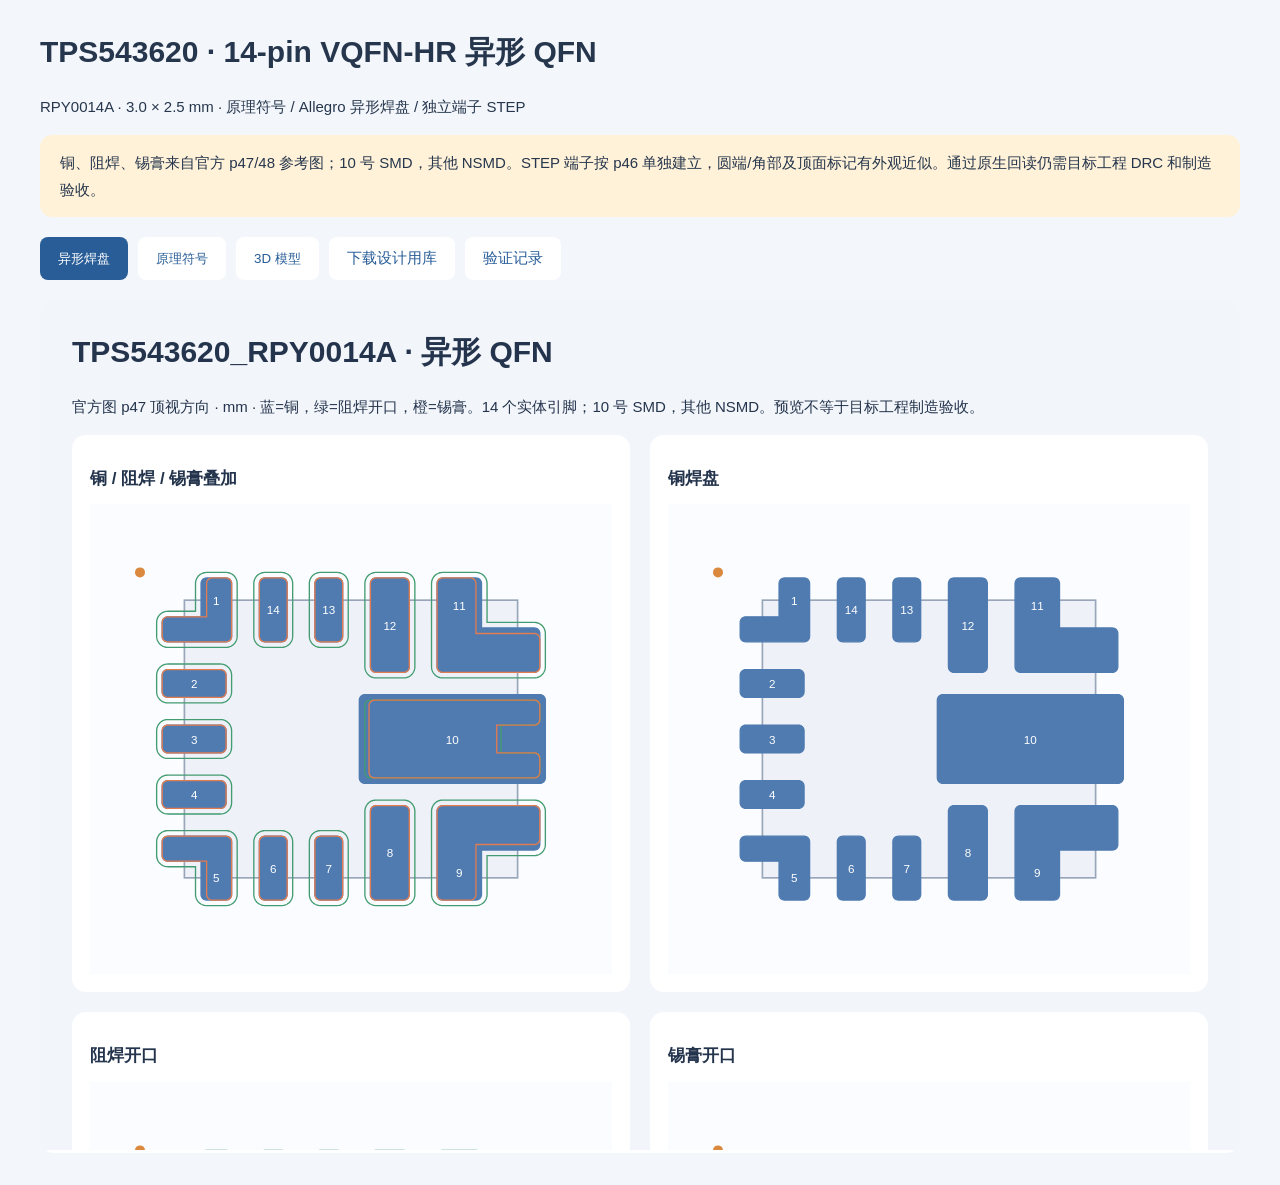
<file: examples/TPS543620-QFN/preview.html>
<!doctype html><meta charset="utf-8"><title>TPS543620 异形 QFN 验证样例</title><style>body{margin:0;background:#f3f6fb;color:#26364c;font:15px "Segoe UI","Microsoft YaHei",sans-serif}main{max-width:1200px;margin:32px auto;padding:0 24px}p{line-height:1.8}.note{background:#fff2d9;padding:14px 20px;border-radius:12px}nav{display:flex;gap:10px;flex-wrap:wrap;margin:20px 0}button,a{background:white;color:#285d98;border:0;border-radius:8px;padding:12px 18px;text-decoration:none;cursor:pointer}button.active{background:#285d98;color:white}.panel{display:none;background:white;border-radius:14px;overflow:hidden}.panel.active{display:block}iframe{width:100%;height:850px;border:0}#model{height:600px}</style><main><h1>TPS543620 · 14-pin VQFN-HR 异形 QFN</h1><p>RPY0014A · 3.0 × 2.5 mm · 原理符号 / Allegro 异形焊盘 / 独立端子 STEP</p><p class="note">铜、阻焊、锡膏来自官方 p47/48 参考图；10 号 SMD，其他 NSMD。STEP 端子按 p46 单独建立，圆端/角部及顶面标记有外观近似。通过原生回读仍需目标工程 DRC 和制造验收。</p><nav><button class="active" onclick="show('pcb',this)">异形焊盘</button><button onclick="show('symbol',this)">原理符号</button><button onclick="show('three',this)">3D 模型</button><a href="TPS543620-QFN-review-design.zip">下载设计用库</a><a href="验收报告.md">验证记录</a></nav><section class="panel active" id="pcb"><iframe src="TPS543620_RPY0014A_preview.html"></iframe></section><section class="panel" id="symbol"><iframe src="symbol-preview.svg"></iframe></section><section class="panel" id="three"><div id="model"></div><p style="padding:0 20px">PCB 焊盘与器件金属端子分别按官方图建立；共用本体原点和引脚映射。当前 STEP 为装配外观模型，未还原内部引线框架。</p></section></main><script>let drawn=false;function show(id,b){document.querySelectorAll('.panel').forEach(e=>e.classList.toggle('active',e.id===id));document.querySelectorAll('nav button').forEach(e=>e.classList.toggle('active',e===b));if(id==='three'&&!drawn){drawModel3D(document.getElementById('model'),MESH);drawn=true;}}</script><script>const MESH={"kind": "polygon_smd", "bounds": [-1.5, -1.25, 0.0, 1.5, 1.25, 0.9], "meshes": [{"name": "BODY", "color": [0.14, 0.15, 0.18], "opacity": 1, "vertices": [[-1.5, 1.25, 0.1], [-1.5, 0.875, 0.1], [-1.5, 1.25, 0.9], [-1.5, -1.25, 0.9], [-1.5, -1.25, 0.025], [-1.5, -1.1, 0.025], [-1.5, -1.1, 0.1], [-1.5, -0.875, 0.1], [-1.5, -0.875, 0.025], [-1.5, -0.625, 0.025], [-1.5, -0.625, 0.1], [-1.5, -0.375, 0.1], [-1.5, -0.375, 0.025], [-1.5, -0.125, 0.025], [-1.5, -0.125, 0.1], [-1.5, 0.125, 0.1], [-1.5, 0.125, 0.025], [-1.5, 0.375, 0.025], [-1.5, 0.375, 0.1], [-1.5, 0.625, 0.1], [-1.5, 0.625, 0.025], [-1.5, 0.875, 0.025], [-1.5, 0.875, 0.1], [-1.225, 0.875, 0.1], [-1.075, 1.025, 0.1], [-1.075, 1.25, 0.1], [-1.5, 1.25, 0.1], [-1.225, 0.875, 0.025], [-1.5, 0.875, 0.025], [-1.5, 0.875, 0.1], [-1.225, 0.875, 0.1], [-1.5, -0.875, 0.025], [-1.5, -0.625, 0.025], [-1.075, -0.875, 0.025], [-1.075, -1.25, 0.025], [-0.825, -1.25, 0.025], [-0.825, -0.875, 0.025], [-0.575, -0.875, 0.025], [-0.575, -1.25, 0.025], [-0.32499999999999996, -1.25, 0.025], [-0.325, -0.875, 0.025], [-0.075, -0.875, 0.025], [-0.07499999999999998, -1.25, 0.025], [0.17500000000000002, -1.25, 0.025], [0.175, -0.6, 0.025], [0.525, -0.6, 0.025], [0.5249999999999999, -1.25, 0.025], [0.7749999999999999, -1.25, 0.025], [0.775, -0.6, 0.025], [1.5, -0.6, 0.025], [1.5, -0.35, 0.025], [0.125, -0.35, 0.025], [0.125, 0.35, 0.025], [1.5, 0.35000000000000003, 0.025], [1.5, 0.6000000000000001, 0.025], [0.775, 0.6, 0.025], [0.7749999999999999, 1.25, 0.025], [0.5249999999999999, 1.25, 0.025], [0.525, 0.6, 0.025], [0.175, 0.6, 0.025], [0.17500000000000002, 1.25, 0.025], [-0.07499999999999998, 1.25, 0.025], [-0.075, 0.875, 0.025], [-0.325, 0.875, 0.025], [-0.32499999999999996, 1.25, 0.025], [-0.575, 1.25, 0.025], [-0.575, 0.875, 0.025], [-0.825, 0.875, 0.025], [-0.825, 1.25, 0.025], [-1.075, 1.25, 0.025], [-1.075, 1.025, 0.025], [-1.225, 0.875, 0.025], [-1.5, 0.875, 0.025], [-1.5, 0.625, 0.025], [-1.125, 0.625, 0.025], [-1.125, 0.375, 0.025], [-1.5, 0.375, 0.025], [-1.5, 0.125, 0.025], [-1.125, 0.125, 0.025], [-1.125, -0.125, 0.025], [-1.5, -0.125, 0.025], [-1.5, -0.375, 0.025], [-1.125, -0.375, 0.025], [-1.125, -0.625, 0.025], [-1.5, 0.625, 0.025], [-1.125, 0.625, 0.025], [-1.125, 0.625, 0.1], [-1.5, 0.625, 0.1], [-1.125, 0.375, 0.1], [-1.125, 0.625, 0.1], [-1.5, 0.625, 0.1], [-1.5, 0.375, 0.1], [-1.125, 0.375, 0.025], [-1.5, 0.375, 0.025], [-1.5, 0.375, 0.1], [-1.125, 0.375, 0.1], [-1.5, 0.125, 0.025], [-1.125, 0.125, 0.025], [-1.125, 0.125, 0.1], [-1.5, 0.125, 0.1], [-1.125, -0.125, 0.1], [-1.125, 0.125, 0.1], [-1.5, 0.125, 0.1], [-1.5, -0.125, 0.1], [-1.125, -0.125, 0.025], [-1.5, -0.125, 0.025], [-1.5, -0.125, 0.1], [-1.125, -0.125, 0.1], [-1.5, -0.375, 0.025], [-1.125, -0.375, 0.025], [-1.125, -0.375, 0.1], [-1.5, -0.375, 0.1], [-1.125, -0.625, 0.1], [-1.125, -0.375, 0.1], [-1.5, -0.375, 0.1], [-1.5, -0.625, 0.1], [-1.125, -0.625, 0.025], [-1.5, -0.625, 0.025], [-1.5, -0.625, 0.1], [-1.125, -0.625, 0.1], [-1.5, -0.875, 0.025], [-1.075, -0.875, 0.025], [-1.075, -0.875, 0.1], [-1.5, -0.875, 0.1], [-1.5, -1.1, 0.1], [-1.35, -1.1, 0.1], [-1.35, -1.25, 0.1], [-1.075, -1.25, 0.1], [-1.075, -0.875, 0.1], [-1.5, -0.875, 0.1], [-1.35, -1.1, 0.025], [-1.5, -1.1, 0.025], [-1.5, -1.1, 0.1], [-1.35, -1.1, 0.1], [-1.5, -1.25, 0.025], [-1.5, -1.1, 0.025], [-1.35, -1.25, 0.025], [-1.35, -1.1, 0.025], [-1.5, -1.25, 0.025], [-1.35, -1.25, 0.025], [-1.5, -1.25, 0.9], [1.5, -1.25, 0.9], [1.5, -1.25, 0.025], [1.1749999999999998, -1.25, 0.025], [1.175, -1.25, 0.1], [0.775, -1.25, 0.1], [0.7749999999999999, -1.25, 0.025], [0.5249999999999999, -1.25, 0.025], [0.525, -1.25, 0.1], [0.175, -1.25, 0.1], [0.17500000000000002, -1.25, 0.025], [-0.07499999999999998, -1.25, 0.025], [-0.075, -1.25, 0.1], [-0.325, -1.25, 0.1], [-0.32499999999999996, -1.25, 0.025], [-0.575, -1.25, 0.025], [-0.575, -1.25, 0.1], [-0.825, -1.25, 0.1], [-0.825, -1.25, 0.025], [-1.075, -1.25, 0.025], [-1.075, -1.25, 0.1], [-1.35, -1.25, 0.1], [-1.5, -1.25, 0.9], [-1.5, 1.25, 0.9], [1.5, -1.25, 0.9], [1.5, 1.25, 0.9], [-1.235, 1.05, 0.9], [-1.235322999601249, 1.056471910028728, 0.9], [-1.2362887882898448, 1.0628794993079609, 0.9], [-1.2378877676239008, 1.0691590863367089, 0.9], [-1.2401040462284236, 1.0752482617578552, 0.9], [-1.2429155977309352, 1.0810865086103858, 0.9], [-1.2462944796694604, 1.0866158037741356, 0.9], [-1.2502071111972666, 1.0917811946296252, 0.9], [-1.2546146068244053, 1.0965313452018817, 0.9], [-1.2594731628791824, 1.100819046360422, 0.9], [-1.2647344928487256, 1.1046016850048002, 0.9], [-1.2703463072720445, 1.1078416675727456, 0.9], [-1.2762528334161845, 1.1105067936618733, 0.9], [-1.2823953695707047, 1.1125705760517508, 0.9], [-1.2887128684516496, 1.1140125039457935, 0.9], [-1.2951425439168824, 1.1148182468167767, 0.9], [-1.3016204949629748, 1.114979796830053, 0.9], [-1.3080823408020865, 1.1144955484290113, 0.9], [-1.3144638607071604, 1.1133703142918185, 0.9], [-1.3207016322663594, 1.1116152775008636, 0.9], [-1.3267336617034897, 1.1092478804002588, 0.9], [-1.3325, 1.1062916512459886, 0.9], [-1.3379433386952613, 1.1027759703715307, 0.9], [-1.343009579443796, 1.0987357781929028, 0.9], [-1.3476483716689387, 1.09421122795511, 0.9], [-1.35181361296949, 1.0892472866711562, 0.9], [-1.3554639073060901, 1.0838932882196675, 0.9], [-1.3585629764136573, 1.0782024430426413, 0.9], [-1.361080020351084, 1.0722313093161686, 0.9], [-1.3629900236048902, 1.0660392308498692, 0.9], [-1.3642740037046335, 1.0596877473014514, 0.9], [-1.36491919987923, 1.0532399825679455, 0.9], [-1.36491919987923, 1.0467600174320548, 0.9], [-1.3642740037046335, 1.0403122526985489, 0.9], [-1.3629900236048902, 1.0339607691501311, 0.9], [-1.3610800203510842, 1.0277686906838317, 0.9], [-1.3585629764136573, 1.0217975569573587, 0.9], [-1.3554639073060901, 1.0161067117803328, 0.9], [-1.35181361296949, 1.010752713328844, 0.9], [-1.347648371668939, 1.0057887720448904, 0.9], [-1.343009579443796, 1.0012642218070973, 0.9], [-1.3379433386952615, 0.9972240296284695, 0.9], [-1.3325, 0.9937083487540116, 0.9], [-1.32673366170349, 0.9907521195997413, 0.9], [-1.3207016322663596, 0.9883847224991364, 0.9], [-1.3144638607071606, 0.9866296857081815, 0.9], [-1.3080823408020865, 0.9855044515709889, 0.9], [-1.3016204949629748, 0.985020203169947, 0.9], [-1.2951425439168824, 0.9851817531832233, 0.9], [-1.2887128684516496, 0.9859874960542065, 0.9], [-1.2823953695707047, 0.9874294239482493, 0.9], [-1.2762528334161842, 0.9894932063381268, 0.9], [-1.2703463072720442, 0.9921583324272547, 0.9], [-1.2647344928487256, 0.9953983149952, 0.9], [-1.2594731628791822, 0.9991809536395783, 0.9], [-1.254614606824405, 1.0034686547981184, 0.9], [-1.2502071111972664, 1.0082188053703751, 0.9], [-1.2462944796694602, 1.013384196225865, 0.9], [-1.242915597730935, 1.0189134913896147, 0.9], [-1.2401040462284234, 1.0247517382421452, 0.9], [-1.2378877676239008, 1.0308409136632917, 0.9], [-1.2362887882898446, 1.0371205006920396, 0.9], [-1.235322999601249, 1.0435280899712724, 0.9], [-1.075, 1.25, 0.025], [-0.825, 1.25, 0.025], [-1.075, 1.25, 0.1], [-1.5, 1.25, 0.1], [-1.5, 1.25, 0.9], [1.5, 1.25, 0.9], [1.5, 1.25, 0.025], [1.1749999999999998, 1.25, 0.025], [1.175, 1.25, 0.1], [0.775, 1.25, 0.1], [0.7749999999999999, 1.25, 0.025], [0.5249999999999999, 1.25, 0.025], [0.525, 1.25, 0.1], [0.175, 1.25, 0.1], [0.17500000000000002, 1.25, 0.025], [-0.07499999999999998, 1.25, 0.025], [-0.075, 1.25, 0.1], [-0.325, 1.25, 0.1], [-0.32499999999999996, 1.25, 0.025], [-0.575, 1.25, 0.025], [-0.575, 1.25, 0.1], [-0.825, 1.25, 0.1], [-1.075, 1.025, 0.025], [-1.225, 0.875, 0.025], [-1.225, 0.875, 0.1], [-1.075, 1.025, 0.1], [-1.075, 1.25, 0.025], [-1.075, 1.025, 0.025], [-1.075, 1.025, 0.1], [-1.075, 1.25, 0.1], [-1.125, -0.375, 0.025], [-1.125, -0.625, 0.025], [-1.125, -0.625, 0.1], [-1.125, -0.375, 0.1], [-1.125, 0.125, 0.025], [-1.125, -0.125, 0.025], [-1.125, -0.125, 0.1], [-1.125, 0.125, 0.1], [-1.125, 0.625, 0.025], [-1.125, 0.375, 0.025], [-1.125, 0.375, 0.1], [-1.125, 0.625, 0.1], [-0.825, 0.875, 0.025], [-0.825, 1.25, 0.025], [-0.825, 1.25, 0.1], [-0.825, 0.875, 0.1], [-0.575, 0.875, 0.025], [-0.825, 0.875, 0.025], [-0.825, 0.875, 0.1], [-0.575, 0.875, 0.1], [-0.575, 1.25, 0.025], [-0.575, 0.875, 0.025], [-0.575, 0.875, 0.1], [-0.575, 1.25, 0.1], [-0.325, 0.875, 0.025], [-0.32499999999999996, 1.25, 0.025], [-0.325, 1.25, 0.1], [-0.325, 0.875, 0.1], [-0.075, 0.875, 0.025], [-0.325, 0.875, 0.025], [-0.325, 0.875, 0.1], [-0.075, 0.875, 0.1], [-0.07499999999999998, 1.25, 0.025], [-0.075, 0.875, 0.025], [-0.075, 0.875, 0.1], [-0.075, 1.25, 0.1], [0.17500000000000002, 1.25, 0.025], [0.175, 0.6, 0.025], [0.175, 0.6, 0.1], [0.175, 1.25, 0.1], [0.175, 0.6, 0.025], [0.525, 0.6, 0.025], [0.525, 0.6, 0.1], [0.175, 0.6, 0.1], [0.525, 0.6, 0.025], [0.5249999999999999, 1.25, 0.025], [0.525, 1.25, 0.1], [0.525, 0.6, 0.1], [0.7749999999999999, 1.25, 0.025], [0.775, 0.6, 0.025], [0.775, 0.6, 0.1], [0.775, 1.25, 0.1], [0.775, 0.6, 0.025], [1.5, 0.6000000000000001, 0.025], [1.5, 0.6, 0.1], [0.775, 0.6, 0.1], [1.5, 1.25, 0.025], [1.5, 1.25, 0.9], [1.5, -1.25, 0.9], [1.5, -1.25, 0.025], [1.5, -1.0, 0.025], [1.5, -1.0, 0.1], [1.5, -0.6, 0.1], [1.5, -0.6, 0.025], [1.5, -0.35, 0.025], [1.5, -0.35, 0.1], [1.5, -0.125, 0.1], [1.5, -0.125, 0.025], [1.5, 0.125, 0.025], [1.5, 0.125, 0.1], [1.5, 0.35, 0.1], [1.5, 0.35000000000000003, 0.025], [1.5, 0.6000000000000001, 0.025], [1.5, 0.6, 0.1], [1.5, 1.0, 0.1], [1.5, 1.0, 0.025], [0.125, 0.35, 0.025], [1.5, 0.35000000000000003, 0.025], [1.5, 0.35, 0.1], [0.125, 0.35, 0.1], [0.125, -0.35, 0.025], [0.125, 0.35, 0.025], [0.125, 0.35, 0.1], [0.125, -0.35, 0.1], [1.5, -0.35, 0.025], [0.125, -0.35, 0.025], [0.125, -0.35, 0.1], [1.5, -0.35, 0.1], [0.775, -0.6, 0.025], [1.5, -0.6, 0.025], [1.5, -0.6, 0.1], [0.775, -0.6, 0.1], [0.7749999999999999, -1.25, 0.025], [0.775, -0.6, 0.025], [0.775, -0.6, 0.1], [0.775, -1.25, 0.1], [0.525, -0.6, 0.025], [0.5249999999999999, -1.25, 0.025], [0.525, -1.25, 0.1], [0.525, -0.6, 0.1], [0.175, -0.6, 0.025], [0.525, -0.6, 0.025], [0.525, -0.6, 0.1], [0.175, -0.6, 0.1], [0.17500000000000002, -1.25, 0.025], [0.175, -0.6, 0.025], [0.175, -0.6, 0.1], [0.175, -1.25, 0.1], [-0.075, -0.875, 0.025], [-0.07499999999999998, -1.25, 0.025], [-0.075, -1.25, 0.1], [-0.075, -0.875, 0.1], [-0.325, -0.875, 0.025], [-0.075, -0.875, 0.025], [-0.075, -0.875, 0.1], [-0.325, -0.875, 0.1], [-0.32499999999999996, -1.25, 0.025], [-0.325, -0.875, 0.025], [-0.325, -0.875, 0.1], [-0.325, -1.25, 0.1], [-0.575, -0.875, 0.025], [-0.575, -1.25, 0.025], [-0.575, -1.25, 0.1], [-0.575, -0.875, 0.1], [-0.825, -0.875, 0.025], [-0.575, -0.875, 0.025], [-0.575, -0.875, 0.1], [-0.825, -0.875, 0.1], [-0.825, -1.25, 0.025], [-0.825, -0.875, 0.025], [-0.825, -0.875, 0.1], [-0.825, -1.25, 0.1], [-1.075, -0.875, 0.025], [-1.075, -1.25, 0.025], [-1.075, -1.25, 0.1], [-1.075, -0.875, 0.1], [-1.35, -1.25, 0.025], [-1.35, -1.1, 0.025], [-1.35, -1.1, 0.1], [-1.35, -1.25, 0.1], [-0.575, -1.25, 0.1], [-0.575, -0.875, 0.1], [-0.825, -0.875, 0.1], [-0.825, -1.25, 0.1], [-0.075, -1.25, 0.1], [-0.075, -0.875, 0.1], [-0.325, -0.875, 0.1], [-0.325, -1.25, 0.1], [0.525, -1.25, 0.1], [0.525, -0.6, 0.1], [0.175, -0.6, 0.1], [0.175, -1.25, 0.1], [0.775, -1.25, 0.1], [1.175, -1.25, 0.1], [1.175, -1.0, 0.1], [1.5, -1.0, 0.1], [1.5, -0.6, 0.1], [0.775, -0.6, 0.1], [1.175, -1.0, 0.025], [1.1749999999999998, -1.25, 0.025], [1.175, -1.25, 0.1], [1.175, -1.0, 0.1], [1.175, -1.0, 0.025], [1.1749999999999998, -1.25, 0.025], [1.5, -1.25, 0.025], [1.5, -1.0, 0.025], [-1.235, 1.05, 0.9], [-1.235322999601249, 1.056471910028728, 0.9], [-1.2362887882898448, 1.0628794993079609, 0.9], [-1.2378877676239008, 1.0691590863367089, 0.9], [-1.2401040462284236, 1.0752482617578552, 0.9], [-1.2429155977309352, 1.0810865086103858, 0.9], [-1.2462944796694604, 1.0866158037741356, 0.9], [-1.2502071111972666, 1.0917811946296252, 0.9], [-1.2546146068244053, 1.0965313452018817, 0.9], [-1.2594731628791824, 1.100819046360422, 0.9], [-1.2647344928487256, 1.1046016850048002, 0.9], [-1.2703463072720445, 1.1078416675727456, 0.9], [-1.2762528334161845, 1.1105067936618733, 0.9], [-1.2823953695707047, 1.1125705760517508, 0.9], [-1.2887128684516496, 1.1140125039457935, 0.9], [-1.2951425439168824, 1.1148182468167767, 0.9], [-1.3016204949629748, 1.114979796830053, 0.9], [-1.3080823408020865, 1.1144955484290113, 0.9], [-1.3144638607071604, 1.1133703142918185, 0.9], [-1.3207016322663594, 1.1116152775008636, 0.9], [-1.3267336617034897, 1.1092478804002588, 0.9], [-1.3325, 1.1062916512459886, 0.9], [-1.3379433386952613, 1.1027759703715307, 0.9], [-1.343009579443796, 1.0987357781929028, 0.9], [-1.3476483716689387, 1.09421122795511, 0.9], [-1.35181361296949, 1.0892472866711562, 0.9], [-1.3554639073060901, 1.0838932882196675, 0.9], [-1.3585629764136573, 1.0782024430426413, 0.9], [-1.361080020351084, 1.0722313093161686, 0.9], [-1.3629900236048902, 1.0660392308498692, 0.9], [-1.3642740037046335, 1.0596877473014514, 0.9], [-1.36491919987923, 1.0532399825679455, 0.9], [-1.36491919987923, 1.0467600174320548, 0.9], [-1.3642740037046335, 1.0403122526985489, 0.9], [-1.3629900236048902, 1.0339607691501311, 0.9], [-1.3610800203510842, 1.0277686906838317, 0.9], [-1.3585629764136573, 1.0217975569573587, 0.9], [-1.3554639073060901, 1.0161067117803328, 0.9], [-1.35181361296949, 1.010752713328844, 0.9], [-1.347648371668939, 1.0057887720448904, 0.9], [-1.343009579443796, 1.0012642218070973, 0.9], [-1.3379433386952615, 0.9972240296284695, 0.9], [-1.3325, 0.9937083487540116, 0.9], [-1.32673366170349, 0.9907521195997413, 0.9], [-1.3207016322663596, 0.9883847224991364, 0.9], [-1.3144638607071606, 0.9866296857081815, 0.9], [-1.3080823408020865, 0.9855044515709889, 0.9], [-1.3016204949629748, 0.985020203169947, 0.9], [-1.2951425439168824, 0.9851817531832233, 0.9], [-1.2887128684516496, 0.9859874960542065, 0.9], [-1.2823953695707047, 0.9874294239482493, 0.9], [-1.2762528334161842, 0.9894932063381268, 0.9], [-1.2703463072720442, 0.9921583324272547, 0.9], [-1.2647344928487256, 0.9953983149952, 0.9], [-1.2594731628791822, 0.9991809536395783, 0.9], [-1.254614606824405, 1.0034686547981184, 0.9], [-1.2502071111972664, 1.0082188053703751, 0.9], [-1.2462944796694602, 1.013384196225865, 0.9], [-1.242915597730935, 1.0189134913896147, 0.9], [-1.2401040462284234, 1.0247517382421452, 0.9], [-1.2378877676239008, 1.0308409136632917, 0.9], [-1.2362887882898446, 1.0371205006920396, 0.9], [-1.235322999601249, 1.0435280899712724, 0.9], [-1.235, 1.05, 0.9], [-1.235, 1.05, 0.898], [-1.235322999601249, 1.056471910028728, 0.898], [-1.2362887882898448, 1.0628794993079609, 0.898], [-1.2378877676239008, 1.0691590863367089, 0.898], [-1.2401040462284236, 1.0752482617578552, 0.898], [-1.2429155977309352, 1.0810865086103858, 0.898], [-1.2462944796694604, 1.0866158037741356, 0.898], [-1.2502071111972666, 1.0917811946296252, 0.898], [-1.2546146068244053, 1.0965313452018817, 0.898], [-1.2594731628791824, 1.100819046360422, 0.898], [-1.2647344928487256, 1.1046016850048002, 0.898], [-1.2703463072720445, 1.1078416675727456, 0.898], [-1.2762528334161845, 1.1105067936618733, 0.898], [-1.2823953695707047, 1.1125705760517508, 0.898], [-1.2887128684516496, 1.1140125039457935, 0.898], [-1.2951425439168824, 1.1148182468167767, 0.898], [-1.3016204949629748, 1.114979796830053, 0.898], [-1.3080823408020865, 1.1144955484290113, 0.898], [-1.3144638607071604, 1.1133703142918185, 0.898], [-1.3207016322663594, 1.1116152775008636, 0.898], [-1.3267336617034897, 1.1092478804002588, 0.898], [-1.3325, 1.1062916512459886, 0.898], [-1.3379433386952613, 1.1027759703715307, 0.898], [-1.343009579443796, 1.0987357781929028, 0.898], [-1.3476483716689387, 1.09421122795511, 0.898], [-1.35181361296949, 1.0892472866711562, 0.898], [-1.3554639073060901, 1.0838932882196675, 0.898], [-1.3585629764136573, 1.0782024430426413, 0.898], [-1.361080020351084, 1.0722313093161686, 0.898], [-1.3629900236048902, 1.0660392308498692, 0.898], [-1.3642740037046335, 1.0596877473014514, 0.898], [-1.36491919987923, 1.0532399825679455, 0.898], [-1.36491919987923, 1.0467600174320548, 0.898], [-1.3642740037046335, 1.0403122526985489, 0.898], [-1.3629900236048902, 1.0339607691501311, 0.898], [-1.3610800203510842, 1.0277686906838317, 0.898], [-1.3585629764136573, 1.0217975569573587, 0.898], [-1.3554639073060901, 1.0161067117803328, 0.898], [-1.35181361296949, 1.010752713328844, 0.898], [-1.347648371668939, 1.0057887720448904, 0.898], [-1.343009579443796, 1.0012642218070973, 0.898], [-1.3379433386952615, 0.9972240296284695, 0.898], [-1.3325, 0.9937083487540116, 0.898], [-1.32673366170349, 0.9907521195997413, 0.898], [-1.3207016322663596, 0.9883847224991364, 0.898], [-1.3144638607071606, 0.9866296857081815, 0.898], [-1.3080823408020865, 0.9855044515709889, 0.898], [-1.3016204949629748, 0.985020203169947, 0.898], [-1.2951425439168824, 0.9851817531832233, 0.898], [-1.2887128684516496, 0.9859874960542065, 0.898], [-1.2823953695707047, 0.9874294239482493, 0.898], [-1.2762528334161842, 0.9894932063381268, 0.898], [-1.2703463072720442, 0.9921583324272547, 0.898], [-1.2647344928487256, 0.9953983149952, 0.898], [-1.2594731628791822, 0.9991809536395783, 0.898], [-1.254614606824405, 1.0034686547981184, 0.898], [-1.2502071111972664, 1.0082188053703751, 0.898], [-1.2462944796694602, 1.013384196225865, 0.898], [-1.242915597730935, 1.0189134913896147, 0.898], [-1.2401040462284234, 1.0247517382421452, 0.898], [-1.2378877676239008, 1.0308409136632917, 0.898], [-1.2362887882898446, 1.0371205006920396, 0.898], [-1.235322999601249, 1.0435280899712724, 0.898], [-1.235, 1.05, 0.898], [-0.575, 0.875, 0.1], [-0.575, 1.25, 0.1], [-0.825, 1.25, 0.1], [-0.825, 0.875, 0.1], [-0.075, 0.875, 0.1], [-0.075, 1.25, 0.1], [-0.325, 1.25, 0.1], [-0.325, 0.875, 0.1], [0.525, 1.25, 0.1], [0.525, 0.6, 0.1], [0.175, 0.6, 0.1], [0.175, 1.25, 0.1], [0.775, 1.25, 0.1], [1.175, 1.25, 0.1], [1.175, 1.0, 0.1], [1.5, 1.0, 0.1], [1.5, 0.6, 0.1], [0.775, 0.6, 0.1], [1.175, 1.0, 0.025], [1.1749999999999998, 1.25, 0.025], [1.175, 1.25, 0.1], [1.175, 1.0, 0.1], [1.1749999999999998, 1.25, 0.025], [1.5, 1.25, 0.025], [1.175, 1.0, 0.025], [1.5, 1.0, 0.025], [1.5, 1.0, 0.025], [1.175, 1.0, 0.025], [1.175, 1.0, 0.1], [1.5, 1.0, 0.1], [0.125, -0.35, 0.1], [1.5, -0.35, 0.1], [1.5, -0.125, 0.1], [1.35, -0.125, 0.1], [1.35, 0.125, 0.1], [1.5, 0.125, 0.1], [1.5, 0.35, 0.1], [0.125, 0.35, 0.1], [1.5, 0.125, 0.025], [1.35, 0.125, 0.025], [1.35, 0.125, 0.1], [1.5, 0.125, 0.1], [1.5, -0.125, 0.025], [1.5, 0.125, 0.025], [1.35, 0.125, 0.025], [1.35, -0.125, 0.025], [1.35, -0.125, 0.025], [1.5, -0.125, 0.025], [1.5, -0.125, 0.1], [1.35, -0.125, 0.1], [1.5, -1.0, 0.025], [1.175, -1.0, 0.025], [1.175, -1.0, 0.1], [1.5, -1.0, 0.1], [-1.235, 1.05, 0.898], [-1.235322999601249, 1.056471910028728, 0.898], [-1.2362887882898448, 1.0628794993079609, 0.898], [-1.2378877676239008, 1.0691590863367089, 0.898], [-1.2401040462284236, 1.0752482617578552, 0.898], [-1.2429155977309352, 1.0810865086103858, 0.898], [-1.2462944796694604, 1.0866158037741356, 0.898], [-1.2502071111972666, 1.0917811946296252, 0.898], [-1.2546146068244053, 1.0965313452018817, 0.898], [-1.2594731628791824, 1.100819046360422, 0.898], [-1.2647344928487256, 1.1046016850048002, 0.898], [-1.2703463072720445, 1.1078416675727456, 0.898], [-1.2762528334161845, 1.1105067936618733, 0.898], [-1.2823953695707047, 1.1125705760517508, 0.898], [-1.2887128684516496, 1.1140125039457935, 0.898], [-1.2951425439168824, 1.1148182468167767, 0.898], [-1.3016204949629748, 1.114979796830053, 0.898], [-1.3080823408020865, 1.1144955484290113, 0.898], [-1.3144638607071604, 1.1133703142918185, 0.898], [-1.3207016322663594, 1.1116152775008636, 0.898], [-1.3267336617034897, 1.1092478804002588, 0.898], [-1.3325, 1.1062916512459886, 0.898], [-1.3379433386952613, 1.1027759703715307, 0.898], [-1.343009579443796, 1.0987357781929028, 0.898], [-1.3476483716689387, 1.09421122795511, 0.898], [-1.35181361296949, 1.0892472866711562, 0.898], [-1.3554639073060901, 1.0838932882196675, 0.898], [-1.3585629764136573, 1.0782024430426413, 0.898], [-1.361080020351084, 1.0722313093161686, 0.898], [-1.3629900236048902, 1.0660392308498692, 0.898], [-1.3642740037046335, 1.0596877473014514, 0.898], [-1.36491919987923, 1.0532399825679455, 0.898], [-1.36491919987923, 1.0467600174320548, 0.898], [-1.3642740037046335, 1.0403122526985489, 0.898], [-1.3629900236048902, 1.0339607691501311, 0.898], [-1.3610800203510842, 1.0277686906838317, 0.898], [-1.3585629764136573, 1.0217975569573587, 0.898], [-1.3554639073060901, 1.0161067117803328, 0.898], [-1.35181361296949, 1.010752713328844, 0.898], [-1.347648371668939, 1.0057887720448904, 0.898], [-1.343009579443796, 1.0012642218070973, 0.898], [-1.3379433386952615, 0.9972240296284695, 0.898], [-1.3325, 0.9937083487540116, 0.898], [-1.32673366170349, 0.9907521195997413, 0.898], [-1.3207016322663596, 0.9883847224991364, 0.898], [-1.3144638607071606, 0.9866296857081815, 0.898], [-1.3080823408020865, 0.9855044515709889, 0.898], [-1.3016204949629748, 0.985020203169947, 0.898], [-1.2951425439168824, 0.9851817531832233, 0.898], [-1.2887128684516496, 0.9859874960542065, 0.898], [-1.2823953695707047, 0.9874294239482493, 0.898], [-1.2762528334161842, 0.9894932063381268, 0.898], [-1.2703463072720442, 0.9921583324272547, 0.898], [-1.2647344928487256, 0.9953983149952, 0.898], [-1.2594731628791822, 0.9991809536395783, 0.898], [-1.254614606824405, 1.0034686547981184, 0.898], [-1.2502071111972664, 1.0082188053703751, 0.898], [-1.2462944796694602, 1.013384196225865, 0.898], [-1.242915597730935, 1.0189134913896147, 0.898], [-1.2401040462284234, 1.0247517382421452, 0.898], [-1.2378877676239008, 1.0308409136632917, 0.898], [-1.2362887882898446, 1.0371205006920396, 0.898], [-1.235322999601249, 1.0435280899712724, 0.898], [1.35, 0.125, 0.025], [1.35, -0.125, 0.025], [1.35, -0.125, 0.1], [1.35, 0.125, 0.1]], "triangles": [[19, 21, 20], [19, 1, 21], [2, 0, 1], [2, 1, 19], [18, 2, 19], [15, 17, 16], [15, 18, 17], [15, 2, 18], [11, 13, 12], [11, 14, 13], [7, 9, 8], [7, 10, 9], [4, 6, 5], [3, 7, 6], [3, 11, 10], [3, 15, 14], [3, 14, 11], [3, 2, 15], [3, 10, 7], [3, 6, 4], [26, 23, 22], [24, 23, 26], [25, 24, 26], [27, 28, 29], [27, 29, 30], [83, 31, 32], [83, 33, 31], [36, 34, 33], [36, 35, 34], [36, 33, 83], [82, 36, 83], [37, 36, 82], [79, 81, 80], [79, 82, 81], [79, 37, 82], [40, 38, 37], [40, 39, 38], [41, 43, 42], [75, 77, 76], [75, 78, 77], [44, 43, 41], [71, 73, 72], [71, 74, 73], [51, 41, 40], [51, 37, 79], [51, 40, 37], [51, 44, 41], [45, 44, 51], [67, 74, 71], [67, 71, 70], [67, 75, 74], [48, 46, 45], [48, 47, 46], [66, 75, 67], [66, 78, 75], [68, 67, 70], [68, 70, 69], [52, 51, 79], [52, 78, 66], [52, 79, 78], [63, 52, 66], [62, 59, 52], [62, 52, 63], [64, 63, 66], [64, 66, 65], [58, 52, 59], [50, 49, 48], [60, 62, 61], [60, 59, 62], [57, 55, 58], [56, 55, 57], [54, 53, 55], [50, 45, 51], [50, 48, 45], [52, 55, 53], [52, 58, 55], [84, 85, 86], [84, 86, 87], [89, 91, 90], [89, 88, 91], [92, 93, 94], [92, 94, 95], [96, 97, 98], [96, 98, 99], [101, 103, 102], [101, 100, 103], [104, 105, 106], [104, 106, 107], [108, 109, 110], [108, 110, 111], [113, 115, 114], [113, 112, 115], [116, 117, 118], [116, 118, 119], [120, 121, 122], [120, 122, 123], [129, 125, 124], [127, 126, 125], [128, 127, 125], [128, 125, 129], [130, 131, 132], [130, 132, 133], [137, 134, 135], [137, 136, 134], [161, 138, 139], [157, 159, 158], [157, 160, 159], [140, 161, 160], [140, 138, 161], [140, 160, 157], [156, 140, 157], [153, 155, 154], [153, 156, 155], [153, 140, 156], [152, 140, 153], [149, 151, 150], [149, 152, 151], [145, 147, 146], [145, 148, 147], [142, 144, 143], [141, 145, 144], [141, 149, 148], [141, 152, 149], [141, 140, 152], [141, 148, 145], [141, 144, 142], [206, 205, 162], [204, 162, 205], [207, 206, 162], [203, 162, 204], [208, 207, 162], [202, 162, 203], [209, 208, 162], [210, 209, 162], [211, 210, 162], [212, 211, 162], [213, 212, 162], [214, 213, 162], [215, 214, 162], [216, 215, 162], [217, 216, 162], [218, 217, 162], [219, 218, 162], [220, 219, 162], [221, 220, 162], [163, 191, 190], [163, 192, 191], [163, 193, 192], [163, 194, 193], [163, 195, 194], [163, 196, 195], [163, 197, 196], [163, 198, 197], [163, 199, 198], [163, 200, 199], [163, 201, 200], [163, 202, 201], [163, 162, 202], [189, 163, 190], [188, 163, 189], [187, 163, 188], [186, 163, 187], [185, 163, 186], [184, 163, 185], [183, 163, 184], [182, 163, 183], [181, 163, 182], [180, 163, 181], [179, 163, 180], [178, 163, 179], [177, 163, 178], [164, 221, 162], [164, 222, 221], [164, 223, 222], [165, 167, 166], [165, 168, 167], [165, 169, 168], [165, 170, 169], [165, 171, 170], [165, 172, 171], [165, 173, 172], [165, 174, 173], [165, 224, 223], [165, 225, 224], [165, 226, 225], [165, 227, 226], [165, 228, 227], [165, 166, 228], [165, 223, 164], [165, 163, 177], [165, 177, 176], [165, 176, 175], [165, 175, 174], [250, 230, 229], [250, 229, 231], [233, 231, 232], [233, 250, 231], [249, 250, 233], [246, 247, 248], [246, 248, 249], [246, 249, 233], [245, 246, 233], [242, 243, 244], [242, 244, 245], [238, 239, 240], [238, 240, 241], [235, 236, 237], [234, 237, 238], [234, 241, 242], [234, 242, 245], [234, 245, 233], [234, 238, 241], [234, 235, 237], [251, 252, 253], [251, 253, 254], [255, 256, 257], [255, 257, 258], [259, 260, 261], [259, 261, 262], [263, 264, 265], [263, 265, 266], [267, 268, 269], [267, 269, 270], [271, 272, 273], [271, 273, 274], [275, 276, 277], [275, 277, 278], [279, 280, 281], [279, 281, 282], [283, 284, 285], [283, 285, 286], [287, 288, 289], [287, 289, 290], [291, 292, 293], [291, 293, 294], [295, 297, 296], [295, 298, 297], [299, 301, 300], [299, 302, 301], [303, 305, 304], [303, 306, 305], [307, 309, 308], [307, 310, 309], [311, 313, 312], [311, 314, 313], [333, 334, 315], [316, 332, 333], [316, 333, 315], [329, 330, 331], [329, 331, 332], [329, 332, 316], [328, 329, 316], [325, 326, 327], [325, 327, 328], [321, 322, 323], [321, 323, 324], [318, 319, 320], [317, 320, 321], [317, 324, 325], [317, 328, 316], [317, 325, 328], [317, 321, 324], [317, 318, 320], [335, 336, 337], [335, 337, 338], [339, 340, 341], [339, 341, 342], [343, 344, 345], [343, 345, 346], [347, 348, 349], [347, 349, 350], [351, 352, 353], [351, 353, 354], [355, 356, 357], [355, 357, 358], [359, 360, 361], [359, 361, 362], [363, 364, 365], [363, 365, 366], [367, 368, 369], [367, 369, 370], [371, 372, 373], [371, 373, 374], [375, 376, 377], [375, 377, 378], [379, 380, 381], [379, 381, 382], [383, 384, 385], [383, 385, 386], [387, 388, 389], [387, 389, 390], [391, 392, 393], [391, 393, 394], [395, 396, 397], [395, 397, 398], [400, 402, 401], [400, 399, 402], [404, 406, 405], [404, 403, 406], [408, 410, 409], [408, 407, 410], [413, 412, 411], [413, 411, 416], [415, 414, 413], [415, 413, 416], [417, 418, 419], [417, 419, 420], [424, 422, 421], [424, 423, 422], [426, 489, 425], [426, 490, 489], [427, 490, 426], [427, 491, 490], [428, 491, 427], [428, 492, 491], [429, 492, 428], [429, 493, 492], [430, 493, 429], [430, 494, 493], [431, 494, 430], [431, 495, 494], [432, 495, 431], [432, 496, 495], [433, 496, 432], [433, 497, 496], [434, 497, 433], [434, 498, 497], [435, 499, 498], [435, 498, 434], [436, 500, 499], [436, 499, 435], [437, 501, 500], [437, 500, 436], [438, 502, 501], [438, 501, 437], [439, 503, 502], [439, 502, 438], [440, 504, 503], [440, 503, 439], [441, 505, 504], [441, 504, 440], [442, 506, 505], [442, 505, 441], [443, 506, 442], [443, 507, 506], [444, 507, 443], [444, 508, 507], [445, 508, 444], [445, 509, 508], [446, 509, 445], [446, 510, 509], [447, 510, 446], [447, 511, 510], [448, 511, 447], [448, 512, 511], [449, 512, 448], [449, 513, 512], [450, 513, 449], [450, 514, 513], [451, 514, 450], [451, 515, 514], [452, 515, 451], [452, 516, 515], [453, 516, 452], [453, 517, 516], [454, 517, 453], [454, 518, 517], [455, 518, 454], [455, 519, 518], [456, 519, 455], [456, 520, 519], [457, 520, 456], [457, 521, 520], [458, 521, 457], [458, 522, 521], [459, 522, 458], [459, 523, 522], [460, 523, 459], [460, 524, 523], [461, 524, 460], [461, 525, 524], [462, 526, 525], [462, 525, 461], [463, 527, 526], [463, 526, 462], [464, 528, 527], [464, 527, 463], [465, 529, 528], [465, 528, 464], [466, 530, 529], [466, 529, 465], [467, 531, 530], [467, 530, 466], [468, 531, 467], [468, 532, 531], [469, 532, 468], [469, 533, 532], [470, 534, 533], [470, 533, 469], [471, 535, 534], [471, 534, 470], [472, 536, 535], [472, 535, 471], [473, 537, 536], [473, 536, 472], [474, 538, 537], [474, 537, 473], [475, 539, 538], [475, 538, 474], [476, 540, 539], [476, 539, 475], [477, 541, 540], [477, 540, 476], [478, 542, 541], [478, 541, 477], [479, 543, 542], [479, 542, 478], [480, 544, 543], [480, 543, 479], [481, 545, 544], [481, 544, 480], [482, 546, 545], [482, 545, 481], [483, 547, 546], [483, 546, 482], [484, 548, 547], [484, 547, 483], [485, 549, 548], [485, 548, 484], [486, 550, 549], [486, 549, 485], [487, 551, 550], [487, 550, 486], [488, 551, 487], [488, 552, 551], [554, 556, 555], [554, 553, 556], [558, 560, 559], [558, 557, 560], [564, 561, 562], [564, 562, 563], [567, 568, 569], [570, 567, 569], [565, 566, 567], [565, 567, 570], [571, 573, 572], [571, 574, 573], [576, 577, 575], [576, 578, 577], [579, 581, 580], [579, 582, 581], [586, 584, 583], [585, 584, 586], [587, 583, 590], [587, 586, 583], [589, 588, 587], [589, 587, 590], [591, 592, 593], [591, 593, 594], [596, 598, 597], [596, 595, 598], [599, 600, 601], [599, 601, 602], [603, 604, 605], [603, 605, 606], [615, 607, 608], [615, 608, 609], [615, 609, 610], [615, 610, 611], [615, 611, 612], [615, 612, 613], [615, 613, 614], [615, 616, 617], [615, 617, 618], [615, 618, 619], [615, 619, 620], [615, 620, 621], [615, 621, 622], [615, 622, 623], [615, 623, 624], [615, 624, 625], [615, 625, 626], [615, 626, 627], [615, 627, 628], [615, 628, 629], [615, 629, 630], [615, 630, 631], [615, 631, 632], [615, 632, 633], [615, 633, 634], [615, 634, 635], [615, 635, 636], [615, 636, 637], [615, 637, 638], [615, 638, 639], [615, 639, 640], [615, 640, 641], [615, 641, 642], [615, 642, 643], [615, 643, 644], [615, 644, 645], [615, 645, 646], [615, 646, 647], [615, 647, 648], [615, 648, 649], [615, 649, 650], [615, 650, 651], [615, 651, 652], [615, 652, 653], [615, 653, 654], [615, 654, 655], [615, 655, 656], [615, 656, 657], [615, 657, 658], [615, 658, 659], [615, 659, 660], [615, 660, 661], [615, 661, 662], [615, 662, 663], [615, 663, 664], [615, 664, 665], [615, 665, 666], [615, 666, 667], [615, 667, 668], [615, 668, 669], [615, 669, 607], [670, 671, 672], [670, 672, 673]]}, {"name": "PIN1_MARK_APPROX", "color": [0.62, 0.63, 0.66], "opacity": 1, "vertices": [[-1.235, 1.05, 0.9], [-1.235322999601249, 1.056471910028728, 0.9], [-1.2362887882898448, 1.0628794993079609, 0.9], [-1.2378877676239008, 1.0691590863367089, 0.9], [-1.2401040462284236, 1.0752482617578552, 0.9], [-1.2429155977309352, 1.0810865086103858, 0.9], [-1.2462944796694604, 1.0866158037741356, 0.9], [-1.2502071111972666, 1.0917811946296252, 0.9], [-1.2546146068244053, 1.0965313452018817, 0.9], [-1.2594731628791824, 1.100819046360422, 0.9], [-1.2647344928487256, 1.1046016850048002, 0.9], [-1.2703463072720445, 1.1078416675727456, 0.9], [-1.2762528334161845, 1.1105067936618733, 0.9], [-1.2823953695707047, 1.1125705760517508, 0.9], [-1.2887128684516496, 1.1140125039457935, 0.9], [-1.2951425439168824, 1.1148182468167767, 0.9], [-1.3016204949629748, 1.114979796830053, 0.9], [-1.3080823408020865, 1.1144955484290113, 0.9], [-1.3144638607071604, 1.1133703142918185, 0.9], [-1.3207016322663594, 1.1116152775008636, 0.9], [-1.3267336617034897, 1.1092478804002588, 0.9], [-1.3325, 1.1062916512459886, 0.9], [-1.3379433386952613, 1.1027759703715307, 0.9], [-1.343009579443796, 1.0987357781929028, 0.9], [-1.3476483716689387, 1.09421122795511, 0.9], [-1.35181361296949, 1.0892472866711562, 0.9], [-1.3554639073060901, 1.0838932882196675, 0.9], [-1.3585629764136573, 1.0782024430426413, 0.9], [-1.361080020351084, 1.0722313093161686, 0.9], [-1.3629900236048902, 1.0660392308498692, 0.9], [-1.3642740037046335, 1.0596877473014514, 0.9], [-1.36491919987923, 1.0532399825679455, 0.9], [-1.36491919987923, 1.0467600174320548, 0.9], [-1.3642740037046335, 1.0403122526985489, 0.9], [-1.3629900236048902, 1.0339607691501311, 0.9], [-1.3610800203510842, 1.0277686906838317, 0.9], [-1.3585629764136573, 1.0217975569573587, 0.9], [-1.3554639073060901, 1.0161067117803328, 0.9], [-1.35181361296949, 1.010752713328844, 0.9], [-1.347648371668939, 1.0057887720448904, 0.9], [-1.343009579443796, 1.0012642218070973, 0.9], [-1.3379433386952615, 0.9972240296284695, 0.9], [-1.3325, 0.9937083487540116, 0.9], [-1.32673366170349, 0.9907521195997413, 0.9], [-1.3207016322663596, 0.9883847224991364, 0.9], [-1.3144638607071606, 0.9866296857081815, 0.9], [-1.3080823408020865, 0.9855044515709889, 0.9], [-1.3016204949629748, 0.985020203169947, 0.9], [-1.2951425439168824, 0.9851817531832233, 0.9], [-1.2887128684516496, 0.9859874960542065, 0.9], [-1.2823953695707047, 0.9874294239482493, 0.9], [-1.2762528334161842, 0.9894932063381268, 0.9], [-1.2703463072720442, 0.9921583324272547, 0.9], [-1.2647344928487256, 0.9953983149952, 0.9], [-1.2594731628791822, 0.9991809536395783, 0.9], [-1.254614606824405, 1.0034686547981184, 0.9], [-1.2502071111972664, 1.0082188053703751, 0.9], [-1.2462944796694602, 1.013384196225865, 0.9], [-1.242915597730935, 1.0189134913896147, 0.9], [-1.2401040462284234, 1.0247517382421452, 0.9], [-1.2378877676239008, 1.0308409136632917, 0.9], [-1.2362887882898446, 1.0371205006920396, 0.9], [-1.235322999601249, 1.0435280899712724, 0.9], [-1.235, 1.05, 0.9], [-1.235, 1.05, 0.898], [-1.235322999601249, 1.056471910028728, 0.898], [-1.2362887882898448, 1.0628794993079609, 0.898], [-1.2378877676239008, 1.0691590863367089, 0.898], [-1.2401040462284236, 1.0752482617578552, 0.898], [-1.2429155977309352, 1.0810865086103858, 0.898], [-1.2462944796694604, 1.0866158037741356, 0.898], [-1.2502071111972666, 1.0917811946296252, 0.898], [-1.2546146068244053, 1.0965313452018817, 0.898], [-1.2594731628791824, 1.100819046360422, 0.898], [-1.2647344928487256, 1.1046016850048002, 0.898], [-1.2703463072720445, 1.1078416675727456, 0.898], [-1.2762528334161845, 1.1105067936618733, 0.898], [-1.2823953695707047, 1.1125705760517508, 0.898], [-1.2887128684516496, 1.1140125039457935, 0.898], [-1.2951425439168824, 1.1148182468167767, 0.898], [-1.3016204949629748, 1.114979796830053, 0.898], [-1.3080823408020865, 1.1144955484290113, 0.898], [-1.3144638607071604, 1.1133703142918185, 0.898], [-1.3207016322663594, 1.1116152775008636, 0.898], [-1.3267336617034897, 1.1092478804002588, 0.898], [-1.3325, 1.1062916512459886, 0.898], [-1.3379433386952613, 1.1027759703715307, 0.898], [-1.343009579443796, 1.0987357781929028, 0.898], [-1.3476483716689387, 1.09421122795511, 0.898], [-1.35181361296949, 1.0892472866711562, 0.898], [-1.3554639073060901, 1.0838932882196675, 0.898], [-1.3585629764136573, 1.0782024430426413, 0.898], [-1.361080020351084, 1.0722313093161686, 0.898], [-1.3629900236048902, 1.0660392308498692, 0.898], [-1.3642740037046335, 1.0596877473014514, 0.898], [-1.36491919987923, 1.0532399825679455, 0.898], [-1.36491919987923, 1.0467600174320548, 0.898], [-1.3642740037046335, 1.0403122526985489, 0.898], [-1.3629900236048902, 1.0339607691501311, 0.898], [-1.3610800203510842, 1.0277686906838317, 0.898], [-1.3585629764136573, 1.0217975569573587, 0.898], [-1.3554639073060901, 1.0161067117803328, 0.898], [-1.35181361296949, 1.010752713328844, 0.898], [-1.347648371668939, 1.0057887720448904, 0.898], [-1.343009579443796, 1.0012642218070973, 0.898], [-1.3379433386952615, 0.9972240296284695, 0.898], [-1.3325, 0.9937083487540116, 0.898], [-1.32673366170349, 0.9907521195997413, 0.898], [-1.3207016322663596, 0.9883847224991364, 0.898], [-1.3144638607071606, 0.9866296857081815, 0.898], [-1.3080823408020865, 0.9855044515709889, 0.898], [-1.3016204949629748, 0.985020203169947, 0.898], [-1.2951425439168824, 0.9851817531832233, 0.898], [-1.2887128684516496, 0.9859874960542065, 0.898], [-1.2823953695707047, 0.9874294239482493, 0.898], [-1.2762528334161842, 0.9894932063381268, 0.898], [-1.2703463072720442, 0.9921583324272547, 0.898], [-1.2647344928487256, 0.9953983149952, 0.898], [-1.2594731628791822, 0.9991809536395783, 0.898], [-1.254614606824405, 1.0034686547981184, 0.898], [-1.2502071111972664, 1.0082188053703751, 0.898], [-1.2462944796694602, 1.013384196225865, 0.898], [-1.242915597730935, 1.0189134913896147, 0.898], [-1.2401040462284234, 1.0247517382421452, 0.898], [-1.2378877676239008, 1.0308409136632917, 0.898], [-1.2362887882898446, 1.0371205006920396, 0.898], [-1.235322999601249, 1.0435280899712724, 0.898], [-1.235, 1.05, 0.898], [-1.235, 1.05, 0.9], [-1.235322999601249, 1.056471910028728, 0.9], [-1.2362887882898448, 1.0628794993079609, 0.9], [-1.2378877676239008, 1.0691590863367089, 0.9], [-1.2401040462284236, 1.0752482617578552, 0.9], [-1.2429155977309352, 1.0810865086103858, 0.9], [-1.2462944796694604, 1.0866158037741356, 0.9], [-1.2502071111972666, 1.0917811946296252, 0.9], [-1.2546146068244053, 1.0965313452018817, 0.9], [-1.2594731628791824, 1.100819046360422, 0.9], [-1.2647344928487256, 1.1046016850048002, 0.9], [-1.2703463072720445, 1.1078416675727456, 0.9], [-1.2762528334161845, 1.1105067936618733, 0.9], [-1.2823953695707047, 1.1125705760517508, 0.9], [-1.2887128684516496, 1.1140125039457935, 0.9], [-1.2951425439168824, 1.1148182468167767, 0.9], [-1.3016204949629748, 1.114979796830053, 0.9], [-1.3080823408020865, 1.1144955484290113, 0.9], [-1.3144638607071604, 1.1133703142918185, 0.9], [-1.3207016322663594, 1.1116152775008636, 0.9], [-1.3267336617034897, 1.1092478804002588, 0.9], [-1.3325, 1.1062916512459886, 0.9], [-1.3379433386952613, 1.1027759703715307, 0.9], [-1.343009579443796, 1.0987357781929028, 0.9], [-1.3476483716689387, 1.09421122795511, 0.9], [-1.35181361296949, 1.0892472866711562, 0.9], [-1.3554639073060901, 1.0838932882196675, 0.9], [-1.3585629764136573, 1.0782024430426413, 0.9], [-1.361080020351084, 1.0722313093161686, 0.9], [-1.3629900236048902, 1.0660392308498692, 0.9], [-1.3642740037046335, 1.0596877473014514, 0.9], [-1.36491919987923, 1.0532399825679455, 0.9], [-1.36491919987923, 1.0467600174320548, 0.9], [-1.3642740037046335, 1.0403122526985489, 0.9], [-1.3629900236048902, 1.0339607691501311, 0.9], [-1.3610800203510842, 1.0277686906838317, 0.9], [-1.3585629764136573, 1.0217975569573587, 0.9], [-1.3554639073060901, 1.0161067117803328, 0.9], [-1.35181361296949, 1.010752713328844, 0.9], [-1.347648371668939, 1.0057887720448904, 0.9], [-1.343009579443796, 1.0012642218070973, 0.9], [-1.3379433386952615, 0.9972240296284695, 0.9], [-1.3325, 0.9937083487540116, 0.9], [-1.32673366170349, 0.9907521195997413, 0.9], [-1.3207016322663596, 0.9883847224991364, 0.9], [-1.3144638607071606, 0.9866296857081815, 0.9], [-1.3080823408020865, 0.9855044515709889, 0.9], [-1.3016204949629748, 0.985020203169947, 0.9], [-1.2951425439168824, 0.9851817531832233, 0.9], [-1.2887128684516496, 0.9859874960542065, 0.9], [-1.2823953695707047, 0.9874294239482493, 0.9], [-1.2762528334161842, 0.9894932063381268, 0.9], [-1.2703463072720442, 0.9921583324272547, 0.9], [-1.2647344928487256, 0.9953983149952, 0.9], [-1.2594731628791822, 0.9991809536395783, 0.9], [-1.254614606824405, 1.0034686547981184, 0.9], [-1.2502071111972664, 1.0082188053703751, 0.9], [-1.2462944796694602, 1.013384196225865, 0.9], [-1.242915597730935, 1.0189134913896147, 0.9], [-1.2401040462284234, 1.0247517382421452, 0.9], [-1.2378877676239008, 1.0308409136632917, 0.9], [-1.2362887882898446, 1.0371205006920396, 0.9], [-1.235322999601249, 1.0435280899712724, 0.9], [-1.235, 1.05, 0.898], [-1.235322999601249, 1.056471910028728, 0.898], [-1.2362887882898448, 1.0628794993079609, 0.898], [-1.2378877676239008, 1.0691590863367089, 0.898], [-1.2401040462284236, 1.0752482617578552, 0.898], [-1.2429155977309352, 1.0810865086103858, 0.898], [-1.2462944796694604, 1.0866158037741356, 0.898], [-1.2502071111972666, 1.0917811946296252, 0.898], [-1.2546146068244053, 1.0965313452018817, 0.898], [-1.2594731628791824, 1.100819046360422, 0.898], [-1.2647344928487256, 1.1046016850048002, 0.898], [-1.2703463072720445, 1.1078416675727456, 0.898], [-1.2762528334161845, 1.1105067936618733, 0.898], [-1.2823953695707047, 1.1125705760517508, 0.898], [-1.2887128684516496, 1.1140125039457935, 0.898], [-1.2951425439168824, 1.1148182468167767, 0.898], [-1.3016204949629748, 1.114979796830053, 0.898], [-1.3080823408020865, 1.1144955484290113, 0.898], [-1.3144638607071604, 1.1133703142918185, 0.898], [-1.3207016322663594, 1.1116152775008636, 0.898], [-1.3267336617034897, 1.1092478804002588, 0.898], [-1.3325, 1.1062916512459886, 0.898], [-1.3379433386952613, 1.1027759703715307, 0.898], [-1.343009579443796, 1.0987357781929028, 0.898], [-1.3476483716689387, 1.09421122795511, 0.898], [-1.35181361296949, 1.0892472866711562, 0.898], [-1.3554639073060901, 1.0838932882196675, 0.898], [-1.3585629764136573, 1.0782024430426413, 0.898], [-1.361080020351084, 1.0722313093161686, 0.898], [-1.3629900236048902, 1.0660392308498692, 0.898], [-1.3642740037046335, 1.0596877473014514, 0.898], [-1.36491919987923, 1.0532399825679455, 0.898], [-1.36491919987923, 1.0467600174320548, 0.898], [-1.3642740037046335, 1.0403122526985489, 0.898], [-1.3629900236048902, 1.0339607691501311, 0.898], [-1.3610800203510842, 1.0277686906838317, 0.898], [-1.3585629764136573, 1.0217975569573587, 0.898], [-1.3554639073060901, 1.0161067117803328, 0.898], [-1.35181361296949, 1.010752713328844, 0.898], [-1.347648371668939, 1.0057887720448904, 0.898], [-1.343009579443796, 1.0012642218070973, 0.898], [-1.3379433386952615, 0.9972240296284695, 0.898], [-1.3325, 0.9937083487540116, 0.898], [-1.32673366170349, 0.9907521195997413, 0.898], [-1.3207016322663596, 0.9883847224991364, 0.898], [-1.3144638607071606, 0.9866296857081815, 0.898], [-1.3080823408020865, 0.9855044515709889, 0.898], [-1.3016204949629748, 0.985020203169947, 0.898], [-1.2951425439168824, 0.9851817531832233, 0.898], [-1.2887128684516496, 0.9859874960542065, 0.898], [-1.2823953695707047, 0.9874294239482493, 0.898], [-1.2762528334161842, 0.9894932063381268, 0.898], [-1.2703463072720442, 0.9921583324272547, 0.898], [-1.2647344928487256, 0.9953983149952, 0.898], [-1.2594731628791822, 0.9991809536395783, 0.898], [-1.254614606824405, 1.0034686547981184, 0.898], [-1.2502071111972664, 1.0082188053703751, 0.898], [-1.2462944796694602, 1.013384196225865, 0.898], [-1.242915597730935, 1.0189134913896147, 0.898], [-1.2401040462284234, 1.0247517382421452, 0.898], [-1.2378877676239008, 1.0308409136632917, 0.898], [-1.2362887882898446, 1.0371205006920396, 0.898], [-1.235322999601249, 1.0435280899712724, 0.898]], "triangles": [[1, 0, 64], [1, 64, 65], [2, 1, 65], [2, 65, 66], [3, 2, 66], [3, 66, 67], [4, 3, 67], [4, 67, 68], [5, 4, 68], [5, 68, 69], [6, 5, 69], [6, 69, 70], [7, 6, 70], [7, 70, 71], [8, 7, 71], [8, 71, 72], [9, 8, 72], [9, 72, 73], [10, 73, 74], [10, 9, 73], [11, 74, 75], [11, 10, 74], [12, 75, 76], [12, 11, 75], [13, 76, 77], [13, 12, 76], [14, 77, 78], [14, 13, 77], [15, 78, 79], [15, 14, 78], [16, 79, 80], [16, 15, 79], [17, 80, 81], [17, 16, 80], [18, 17, 81], [18, 81, 82], [19, 18, 82], [19, 82, 83], [20, 19, 83], [20, 83, 84], [21, 20, 84], [21, 84, 85], [22, 21, 85], [22, 85, 86], [23, 22, 86], [23, 86, 87], [24, 23, 87], [24, 87, 88], [25, 24, 88], [25, 88, 89], [26, 25, 89], [26, 89, 90], [27, 26, 90], [27, 90, 91], [28, 27, 91], [28, 91, 92], [29, 28, 92], [29, 92, 93], [30, 29, 93], [30, 93, 94], [31, 30, 94], [31, 94, 95], [32, 31, 95], [32, 95, 96], [33, 32, 96], [33, 96, 97], [34, 33, 97], [34, 97, 98], [35, 34, 98], [35, 98, 99], [36, 35, 99], [36, 99, 100], [37, 100, 101], [37, 36, 100], [38, 101, 102], [38, 37, 101], [39, 102, 103], [39, 38, 102], [40, 103, 104], [40, 39, 103], [41, 104, 105], [41, 40, 104], [42, 105, 106], [42, 41, 105], [43, 42, 106], [43, 106, 107], [44, 43, 107], [44, 107, 108], [45, 108, 109], [45, 44, 108], [46, 109, 110], [46, 45, 109], [47, 110, 111], [47, 46, 110], [48, 111, 112], [48, 47, 111], [49, 112, 113], [49, 48, 112], [50, 113, 114], [50, 49, 113], [51, 114, 115], [51, 50, 114], [52, 115, 116], [52, 51, 115], [53, 116, 117], [53, 52, 116], [54, 117, 118], [54, 53, 117], [55, 118, 119], [55, 54, 118], [56, 119, 120], [56, 55, 119], [57, 120, 121], [57, 56, 120], [58, 121, 122], [58, 57, 121], [59, 122, 123], [59, 58, 122], [60, 123, 124], [60, 59, 123], [61, 124, 125], [61, 60, 124], [62, 125, 126], [62, 61, 125], [63, 62, 126], [63, 126, 127], [136, 128, 129], [136, 129, 130], [136, 130, 131], [136, 131, 132], [136, 132, 133], [136, 133, 134], [136, 134, 135], [136, 137, 138], [136, 138, 139], [136, 139, 140], [136, 140, 141], [136, 141, 142], [136, 142, 143], [136, 143, 144], [136, 144, 145], [136, 145, 146], [136, 146, 147], [136, 147, 148], [136, 148, 149], [136, 149, 150], [136, 150, 151], [136, 151, 152], [136, 152, 153], [136, 153, 154], [136, 154, 155], [136, 155, 156], [136, 156, 157], [136, 157, 158], [136, 158, 159], [136, 159, 160], [136, 160, 161], [136, 161, 162], [136, 162, 163], [136, 163, 164], [136, 164, 165], [136, 165, 166], [136, 166, 167], [136, 167, 168], [136, 168, 169], [136, 169, 170], [136, 170, 171], [136, 171, 172], [136, 172, 173], [136, 173, 174], [136, 174, 175], [136, 175, 176], [136, 176, 177], [136, 177, 178], [136, 178, 179], [136, 179, 180], [136, 180, 181], [136, 181, 182], [136, 182, 183], [136, 183, 184], [136, 184, 185], [136, 185, 186], [136, 186, 187], [136, 187, 188], [136, 188, 189], [136, 189, 190], [136, 190, 128], [199, 192, 191], [199, 193, 192], [199, 194, 193], [199, 195, 194], [199, 196, 195], [199, 197, 196], [199, 198, 197], [199, 201, 200], [199, 202, 201], [199, 203, 202], [199, 204, 203], [199, 205, 204], [199, 206, 205], [199, 207, 206], [199, 208, 207], [199, 209, 208], [199, 210, 209], [199, 211, 210], [199, 212, 211], [199, 213, 212], [199, 214, 213], [199, 215, 214], [199, 216, 215], [199, 217, 216], [199, 218, 217], [199, 219, 218], [199, 220, 219], [199, 221, 220], [199, 222, 221], [199, 223, 222], [199, 224, 223], [199, 225, 224], [199, 226, 225], [199, 227, 226], [199, 228, 227], [199, 229, 228], [199, 230, 229], [199, 231, 230], [199, 232, 231], [199, 233, 232], [199, 234, 233], [199, 235, 234], [199, 236, 235], [199, 237, 236], [199, 238, 237], [199, 239, 238], [199, 240, 239], [199, 241, 240], [199, 242, 241], [199, 243, 242], [199, 244, 243], [199, 245, 244], [199, 246, 245], [199, 247, 246], [199, 248, 247], [199, 249, 248], [199, 250, 249], [199, 251, 250], [199, 252, 251], [199, 253, 252], [199, 191, 253]]}, {"name": "TERMINAL_1", "color": [0.75, 0.78, 0.82], "opacity": 1, "vertices": [[-1.5, 0.875, 0.0], [-1.5, 0.875, 0.1], [-1.225, 0.875, 0.1], [-1.225, 0.875, 0.0], [-1.225, 0.875, 0.0], [-1.225, 0.875, 0.1], [-1.075, 1.025, 0.1], [-1.075, 1.025, 0.0], [-1.075, 1.025, 0.0], [-1.075, 1.025, 0.1], [-1.075, 1.25, 0.1], [-1.075, 1.25, 0.0], [-1.075, 1.25, 0.0], [-1.075, 1.25, 0.1], [-1.5, 1.25, 0.1], [-1.5, 1.25, 0.0], [-1.5, 1.25, 0.0], [-1.5, 1.25, 0.1], [-1.5, 0.875, 0.1], [-1.5, 0.875, 0.0], [-1.5, 0.875, 0.0], [-1.225, 0.875, 0.0], [-1.075, 1.025, 0.0], [-1.075, 1.25, 0.0], [-1.5, 1.25, 0.0], [-1.5, 0.875, 0.1], [-1.225, 0.875, 0.1], [-1.075, 1.025, 0.1], [-1.075, 1.25, 0.1], [-1.5, 1.25, 0.1]], "triangles": [[3, 1, 0], [3, 2, 1], [7, 5, 4], [7, 6, 5], [11, 9, 8], [11, 10, 9], [15, 13, 12], [15, 14, 13], [19, 17, 16], [19, 18, 17], [24, 21, 20], [22, 21, 24], [23, 22, 24], [29, 25, 26], [27, 29, 26], [28, 29, 27]]}, {"name": "TERMINAL_2", "color": [0.75, 0.78, 0.82], "opacity": 1, "vertices": [[-1.125, 0.375, 0.0], [-1.125, 0.375, 0.1], [-1.125, 0.625, 0.1], [-1.125, 0.625, 0.0], [-1.125, 0.625, 0.0], [-1.125, 0.625, 0.1], [-1.5, 0.625, 0.1], [-1.5, 0.625, 0.0], [-1.5, 0.625, 0.0], [-1.5, 0.625, 0.1], [-1.5, 0.375, 0.1], [-1.5, 0.375, 0.0], [-1.5, 0.375, 0.0], [-1.5, 0.375, 0.1], [-1.125, 0.375, 0.1], [-1.125, 0.375, 0.0], [-1.125, 0.375, 0.0], [-1.125, 0.625, 0.0], [-1.5, 0.625, 0.0], [-1.5, 0.375, 0.0], [-1.125, 0.375, 0.1], [-1.125, 0.625, 0.1], [-1.5, 0.625, 0.1], [-1.5, 0.375, 0.1]], "triangles": [[3, 1, 0], [3, 2, 1], [7, 5, 4], [7, 6, 5], [11, 9, 8], [11, 10, 9], [15, 13, 12], [15, 14, 13], [17, 19, 18], [17, 16, 19], [21, 22, 23], [21, 23, 20]]}, {"name": "TERMINAL_3", "color": [0.75, 0.78, 0.82], "opacity": 1, "vertices": [[-1.125, -0.125, 0.0], [-1.125, -0.125, 0.1], [-1.125, 0.125, 0.1], [-1.125, 0.125, 0.0], [-1.125, 0.125, 0.0], [-1.125, 0.125, 0.1], [-1.5, 0.125, 0.1], [-1.5, 0.125, 0.0], [-1.5, 0.125, 0.0], [-1.5, 0.125, 0.1], [-1.5, -0.125, 0.1], [-1.5, -0.125, 0.0], [-1.5, -0.125, 0.0], [-1.5, -0.125, 0.1], [-1.125, -0.125, 0.1], [-1.125, -0.125, 0.0], [-1.125, -0.125, 0.0], [-1.125, 0.125, 0.0], [-1.5, 0.125, 0.0], [-1.5, -0.125, 0.0], [-1.125, -0.125, 0.1], [-1.125, 0.125, 0.1], [-1.5, 0.125, 0.1], [-1.5, -0.125, 0.1]], "triangles": [[3, 1, 0], [3, 2, 1], [7, 5, 4], [7, 6, 5], [11, 9, 8], [11, 10, 9], [15, 13, 12], [15, 14, 13], [17, 19, 18], [17, 16, 19], [21, 22, 23], [21, 23, 20]]}, {"name": "TERMINAL_4", "color": [0.75, 0.78, 0.82], "opacity": 1, "vertices": [[-1.125, -0.625, 0.0], [-1.125, -0.625, 0.1], [-1.125, -0.375, 0.1], [-1.125, -0.375, 0.0], [-1.125, -0.375, 0.0], [-1.125, -0.375, 0.1], [-1.5, -0.375, 0.1], [-1.5, -0.375, 0.0], [-1.5, -0.375, 0.0], [-1.5, -0.375, 0.1], [-1.5, -0.625, 0.1], [-1.5, -0.625, 0.0], [-1.5, -0.625, 0.0], [-1.5, -0.625, 0.1], [-1.125, -0.625, 0.1], [-1.125, -0.625, 0.0], [-1.125, -0.625, 0.0], [-1.125, -0.375, 0.0], [-1.5, -0.375, 0.0], [-1.5, -0.625, 0.0], [-1.125, -0.625, 0.1], [-1.125, -0.375, 0.1], [-1.5, -0.375, 0.1], [-1.5, -0.625, 0.1]], "triangles": [[3, 1, 0], [3, 2, 1], [7, 5, 4], [7, 6, 5], [11, 9, 8], [11, 10, 9], [15, 13, 12], [15, 14, 13], [17, 19, 18], [17, 16, 19], [21, 22, 23], [21, 23, 20]]}, {"name": "TERMINAL_5", "color": [0.75, 0.78, 0.82], "opacity": 1, "vertices": [[-1.5, -1.1, 0.0], [-1.5, -1.1, 0.1], [-1.35, -1.1, 0.1], [-1.35, -1.1, 0.0], [-1.35, -1.1, 0.0], [-1.35, -1.1, 0.1], [-1.35, -1.25, 0.1], [-1.35, -1.25, 0.0], [-1.35, -1.25, 0.0], [-1.35, -1.25, 0.1], [-1.075, -1.25, 0.1], [-1.075, -1.25, 0.0], [-1.075, -1.25, 0.0], [-1.075, -1.25, 0.1], [-1.075, -0.875, 0.1], [-1.075, -0.875, 0.0], [-1.075, -0.875, 0.0], [-1.075, -0.875, 0.1], [-1.5, -0.875, 0.1], [-1.5, -0.875, 0.0], [-1.5, -0.875, 0.0], [-1.5, -0.875, 0.1], [-1.5, -1.1, 0.1], [-1.5, -1.1, 0.0], [-1.5, -1.1, 0.0], [-1.35, -1.1, 0.0], [-1.35, -1.25, 0.0], [-1.075, -1.25, 0.0], [-1.075, -0.875, 0.0], [-1.5, -0.875, 0.0], [-1.5, -1.1, 0.1], [-1.35, -1.1, 0.1], [-1.35, -1.25, 0.1], [-1.075, -1.25, 0.1], [-1.075, -0.875, 0.1], [-1.5, -0.875, 0.1]], "triangles": [[3, 1, 0], [3, 2, 1], [7, 5, 4], [7, 6, 5], [11, 9, 8], [11, 10, 9], [15, 13, 12], [15, 14, 13], [19, 17, 16], [19, 18, 17], [23, 21, 20], [23, 22, 21], [29, 25, 24], [27, 26, 25], [28, 27, 25], [28, 25, 29], [35, 30, 31], [33, 31, 32], [34, 31, 33], [34, 35, 31]]}, {"name": "TERMINAL_6", "color": [0.75, 0.78, 0.82], "opacity": 1, "vertices": [[-0.575, -1.25, 0.0], [-0.575, -1.25, 0.1], [-0.575, -0.875, 0.1], [-0.575, -0.875, 0.0], [-0.575, -0.875, 0.0], [-0.575, -0.875, 0.1], [-0.825, -0.875, 0.1], [-0.825, -0.875, 0.0], [-0.825, -0.875, 0.0], [-0.825, -0.875, 0.1], [-0.825, -1.25, 0.1], [-0.825, -1.25, 0.0], [-0.825, -1.25, 0.0], [-0.825, -1.25, 0.1], [-0.575, -1.25, 0.1], [-0.575, -1.25, 0.0], [-0.575, -1.25, 0.0], [-0.575, -0.875, 0.0], [-0.825, -0.875, 0.0], [-0.825, -1.25, 0.0], [-0.575, -1.25, 0.1], [-0.575, -0.875, 0.1], [-0.825, -0.875, 0.1], [-0.825, -1.25, 0.1]], "triangles": [[3, 1, 0], [3, 2, 1], [7, 5, 4], [7, 6, 5], [11, 9, 8], [11, 10, 9], [15, 13, 12], [15, 14, 13], [17, 19, 18], [17, 16, 19], [21, 22, 23], [21, 23, 20]]}, {"name": "TERMINAL_7", "color": [0.75, 0.78, 0.82], "opacity": 1, "vertices": [[-0.075, -1.25, 0.0], [-0.075, -1.25, 0.1], [-0.075, -0.875, 0.1], [-0.075, -0.875, 0.0], [-0.075, -0.875, 0.0], [-0.075, -0.875, 0.1], [-0.325, -0.875, 0.1], [-0.325, -0.875, 0.0], [-0.325, -0.875, 0.0], [-0.325, -0.875, 0.1], [-0.325, -1.25, 0.1], [-0.325, -1.25, 0.0], [-0.325, -1.25, 0.0], [-0.325, -1.25, 0.1], [-0.075, -1.25, 0.1], [-0.075, -1.25, 0.0], [-0.075, -1.25, 0.0], [-0.075, -0.875, 0.0], [-0.325, -0.875, 0.0], [-0.325, -1.25, 0.0], [-0.075, -1.25, 0.1], [-0.075, -0.875, 0.1], [-0.325, -0.875, 0.1], [-0.325, -1.25, 0.1]], "triangles": [[3, 1, 0], [3, 2, 1], [7, 5, 4], [7, 6, 5], [11, 9, 8], [11, 10, 9], [15, 13, 12], [15, 14, 13], [17, 19, 18], [17, 16, 19], [21, 22, 23], [21, 23, 20]]}, {"name": "TERMINAL_8", "color": [0.75, 0.78, 0.82], "opacity": 1, "vertices": [[0.525, -1.25, 0.0], [0.525, -1.25, 0.1], [0.525, -0.6, 0.1], [0.525, -0.6, 0.0], [0.525, -0.6, 0.0], [0.525, -0.6, 0.1], [0.175, -0.6, 0.1], [0.175, -0.6, 0.0], [0.175, -0.6, 0.0], [0.175, -0.6, 0.1], [0.175, -1.25, 0.1], [0.175, -1.25, 0.0], [0.175, -1.25, 0.0], [0.175, -1.25, 0.1], [0.525, -1.25, 0.1], [0.525, -1.25, 0.0], [0.525, -1.25, 0.0], [0.525, -0.6, 0.0], [0.175, -0.6, 0.0], [0.175, -1.25, 0.0], [0.525, -1.25, 0.1], [0.525, -0.6, 0.1], [0.175, -0.6, 0.1], [0.175, -1.25, 0.1]], "triangles": [[3, 1, 0], [3, 2, 1], [7, 5, 4], [7, 6, 5], [11, 9, 8], [11, 10, 9], [15, 13, 12], [15, 14, 13], [17, 19, 18], [17, 16, 19], [21, 22, 23], [21, 23, 20]]}, {"name": "TERMINAL_9", "color": [0.75, 0.78, 0.82], "opacity": 1, "vertices": [[0.775, -1.25, 0.0], [0.775, -1.25, 0.1], [1.175, -1.25, 0.1], [1.175, -1.25, 0.0], [1.175, -1.25, 0.0], [1.175, -1.25, 0.1], [1.175, -1.0, 0.1], [1.175, -1.0, 0.0], [1.175, -1.0, 0.0], [1.175, -1.0, 0.1], [1.5, -1.0, 0.1], [1.5, -1.0, 0.0], [1.5, -1.0, 0.0], [1.5, -1.0, 0.1], [1.5, -0.6, 0.1], [1.5, -0.6, 0.0], [1.5, -0.6, 0.0], [1.5, -0.6, 0.1], [0.775, -0.6, 0.1], [0.775, -0.6, 0.0], [0.775, -0.6, 0.0], [0.775, -0.6, 0.1], [0.775, -1.25, 0.1], [0.775, -1.25, 0.0], [0.775, -1.25, 0.0], [1.175, -1.25, 0.0], [1.175, -1.0, 0.0], [1.5, -1.0, 0.0], [1.5, -0.6, 0.0], [0.775, -0.6, 0.0], [0.775, -1.25, 0.1], [1.175, -1.25, 0.1], [1.175, -1.0, 0.1], [1.5, -1.0, 0.1], [1.5, -0.6, 0.1], [0.775, -0.6, 0.1]], "triangles": [[3, 1, 0], [3, 2, 1], [7, 5, 4], [7, 6, 5], [11, 9, 8], [11, 10, 9], [15, 13, 12], [15, 14, 13], [19, 17, 16], [19, 18, 17], [23, 21, 20], [23, 22, 21], [26, 25, 24], [26, 24, 29], [28, 27, 26], [28, 26, 29], [32, 30, 31], [32, 35, 30], [34, 32, 33], [34, 35, 32]]}, {"name": "TERMINAL_10", "color": [0.75, 0.78, 0.82], "opacity": 1, "vertices": [[0.125, -0.35, 0.0], [0.125, -0.35, 0.1], [1.5, -0.35, 0.1], [1.5, -0.35, 0.0], [1.5, -0.35, 0.0], [1.5, -0.35, 0.1], [1.5, -0.125, 0.1], [1.5, -0.125, 0.0], [1.5, -0.125, 0.0], [1.5, -0.125, 0.1], [1.35, -0.125, 0.1], [1.35, -0.125, 0.0], [1.35, -0.125, 0.0], [1.35, -0.125, 0.1], [1.35, 0.125, 0.1], [1.35, 0.125, 0.0], [1.35, 0.125, 0.0], [1.35, 0.125, 0.1], [1.5, 0.125, 0.1], [1.5, 0.125, 0.0], [1.5, 0.125, 0.0], [1.5, 0.125, 0.1], [1.5, 0.35, 0.1], [1.5, 0.35, 0.0], [1.5, 0.35, 0.0], [1.5, 0.35, 0.1], [0.125, 0.35, 0.1], [0.125, 0.35, 0.0], [0.125, 0.35, 0.0], [0.125, 0.35, 0.1], [0.125, -0.35, 0.1], [0.125, -0.35, 0.0], [0.125, -0.35, 0.0], [1.5, -0.35, 0.0], [1.5, -0.125, 0.0], [1.35, -0.125, 0.0], [1.35, 0.125, 0.0], [1.5, 0.125, 0.0], [1.5, 0.35, 0.0], [0.125, 0.35, 0.0], [0.125, -0.35, 0.1], [1.5, -0.35, 0.1], [1.5, -0.125, 0.1], [1.35, -0.125, 0.1], [1.35, 0.125, 0.1], [1.5, 0.125, 0.1], [1.5, 0.35, 0.1], [0.125, 0.35, 0.1]], "triangles": [[3, 1, 0], [3, 2, 1], [7, 5, 4], [7, 6, 5], [11, 9, 8], [11, 10, 9], [15, 13, 12], [15, 14, 13], [19, 17, 16], [19, 18, 17], [23, 21, 20], [23, 22, 21], [27, 25, 24], [27, 26, 25], [31, 29, 28], [31, 30, 29], [35, 33, 32], [34, 33, 35], [36, 32, 39], [36, 35, 32], [38, 37, 36], [38, 36, 39], [43, 40, 41], [42, 43, 41], [44, 47, 40], [44, 40, 43], [46, 44, 45], [46, 47, 44]]}, {"name": "TERMINAL_11", "color": [0.75, 0.78, 0.82], "opacity": 1, "vertices": [[0.775, 1.25, 0.0], [0.775, 1.25, 0.1], [1.175, 1.25, 0.1], [1.175, 1.25, 0.0], [1.175, 1.25, 0.0], [1.175, 1.25, 0.1], [1.175, 1.0, 0.1], [1.175, 1.0, 0.0], [1.175, 1.0, 0.0], [1.175, 1.0, 0.1], [1.5, 1.0, 0.1], [1.5, 1.0, 0.0], [1.5, 1.0, 0.0], [1.5, 1.0, 0.1], [1.5, 0.6, 0.1], [1.5, 0.6, 0.0], [1.5, 0.6, 0.0], [1.5, 0.6, 0.1], [0.775, 0.6, 0.1], [0.775, 0.6, 0.0], [0.775, 0.6, 0.0], [0.775, 0.6, 0.1], [0.775, 1.25, 0.1], [0.775, 1.25, 0.0], [0.775, 1.25, 0.0], [1.175, 1.25, 0.0], [1.175, 1.0, 0.0], [1.5, 1.0, 0.0], [1.5, 0.6, 0.0], [0.775, 0.6, 0.0], [0.775, 1.25, 0.1], [1.175, 1.25, 0.1], [1.175, 1.0, 0.1], [1.5, 1.0, 0.1], [1.5, 0.6, 0.1], [0.775, 0.6, 0.1]], "triangles": [[3, 0, 1], [3, 1, 2], [7, 4, 5], [7, 5, 6], [11, 8, 9], [11, 9, 10], [15, 12, 13], [15, 13, 14], [19, 16, 17], [19, 17, 18], [23, 20, 21], [23, 21, 22], [26, 27, 28], [29, 26, 28], [24, 25, 26], [24, 26, 29], [32, 34, 33], [35, 34, 32], [30, 32, 31], [30, 35, 32]]}, {"name": "TERMINAL_12", "color": [0.75, 0.78, 0.82], "opacity": 1, "vertices": [[0.525, 1.25, 0.0], [0.525, 1.25, 0.1], [0.525, 0.6, 0.1], [0.525, 0.6, 0.0], [0.525, 0.6, 0.0], [0.525, 0.6, 0.1], [0.175, 0.6, 0.1], [0.175, 0.6, 0.0], [0.175, 0.6, 0.0], [0.175, 0.6, 0.1], [0.175, 1.25, 0.1], [0.175, 1.25, 0.0], [0.175, 1.25, 0.0], [0.175, 1.25, 0.1], [0.525, 1.25, 0.1], [0.525, 1.25, 0.0], [0.525, 1.25, 0.0], [0.525, 0.6, 0.0], [0.175, 0.6, 0.0], [0.175, 1.25, 0.0], [0.525, 1.25, 0.1], [0.525, 0.6, 0.1], [0.175, 0.6, 0.1], [0.175, 1.25, 0.1]], "triangles": [[3, 0, 1], [3, 1, 2], [7, 4, 5], [7, 5, 6], [11, 8, 9], [11, 9, 10], [15, 12, 13], [15, 13, 14], [19, 16, 17], [19, 17, 18], [23, 21, 20], [23, 22, 21]]}, {"name": "TERMINAL_13", "color": [0.75, 0.78, 0.82], "opacity": 1, "vertices": [[-0.075, 0.875, 0.0], [-0.075, 0.875, 0.1], [-0.075, 1.25, 0.1], [-0.075, 1.25, 0.0], [-0.075, 1.25, 0.0], [-0.075, 1.25, 0.1], [-0.325, 1.25, 0.1], [-0.325, 1.25, 0.0], [-0.325, 1.25, 0.0], [-0.325, 1.25, 0.1], [-0.325, 0.875, 0.1], [-0.325, 0.875, 0.0], [-0.325, 0.875, 0.0], [-0.325, 0.875, 0.1], [-0.075, 0.875, 0.1], [-0.075, 0.875, 0.0], [-0.075, 0.875, 0.0], [-0.075, 1.25, 0.0], [-0.325, 1.25, 0.0], [-0.325, 0.875, 0.0], [-0.075, 0.875, 0.1], [-0.075, 1.25, 0.1], [-0.325, 1.25, 0.1], [-0.325, 0.875, 0.1]], "triangles": [[3, 1, 0], [3, 2, 1], [7, 5, 4], [7, 6, 5], [11, 9, 8], [11, 10, 9], [15, 13, 12], [15, 14, 13], [17, 19, 18], [17, 16, 19], [21, 22, 23], [21, 23, 20]]}, {"name": "TERMINAL_14", "color": [0.75, 0.78, 0.82], "opacity": 1, "vertices": [[-0.575, 0.875, 0.0], [-0.575, 0.875, 0.1], [-0.575, 1.25, 0.1], [-0.575, 1.25, 0.0], [-0.575, 1.25, 0.0], [-0.575, 1.25, 0.1], [-0.825, 1.25, 0.1], [-0.825, 1.25, 0.0], [-0.825, 1.25, 0.0], [-0.825, 1.25, 0.1], [-0.825, 0.875, 0.1], [-0.825, 0.875, 0.0], [-0.825, 0.875, 0.0], [-0.825, 0.875, 0.1], [-0.575, 0.875, 0.1], [-0.575, 0.875, 0.0], [-0.575, 0.875, 0.0], [-0.575, 1.25, 0.0], [-0.825, 1.25, 0.0], [-0.825, 0.875, 0.0], [-0.575, 0.875, 0.1], [-0.575, 1.25, 0.1], [-0.825, 1.25, 0.1], [-0.825, 0.875, 0.1]], "triangles": [[3, 1, 0], [3, 2, 1], [7, 5, 4], [7, 6, 5], [11, 9, 8], [11, 10, 9], [15, 13, 12], [15, 14, 13], [17, 19, 18], [17, 16, 19], [21, 22, 23], [21, 23, 20]]}], "optical": null, "appearance_notice": "Package terminals from p46 nominal dimensions; polygon corner/curved-end detail is simplified. Terminal metal thickness .1 mm is reference; .025 mm standoff is midpoint of .00\u2013.05 mm range. Not internal leadframe reconstruction. PCB lands use different p47 contours."};
function modelStudioMaterial(name,color,isBall){
 if(isBall)return {color:[.63,.66,.70],surface:[.22,1,2]};
 if(name==='COVER_GLASS')return {color:[.80,.91,.97],surface:[.08,0,3]};
 if(name==='SENSOR_ARRAY')return {color:[.025,.018,.055],surface:[.16,.55,1]};
 if(name.startsWith('EDGE_FEATURE'))return {color:[.67,.52,.23],surface:[.30,.85,2]};
 if(name.startsWith('PERIMETER_FRAME'))return {color:[.31,.36,.40],surface:[.28,.75,2]};
 if(name.includes('DIRECTION_MARK'))return {color:[.17,.30,.10],surface:[.75,0,0]};
 return {color:color.map(v=>v*.24),surface:[.68,.08,0]};
}
const modelStudioShaders={
vertex:`
 attribute vec3 position;attribute vec3 normal;attribute vec3 color;
 uniform vec2 angle;uniform vec3 scale;
 varying vec3 vNormal;varying vec3 vPosition;varying vec3 vLocal;varying vec3 vColor;
 vec3 rotate(vec3 p){float c=cos(angle.x),s=sin(angle.x),a=cos(angle.y),b=sin(angle.y);vec3 q=vec3(p.x*c-p.y*s,p.x*s+p.y*c,p.z);return vec3(q.x,q.y*a-q.z*b,q.y*b+q.z*a);}
 void main(){vec3 q=rotate(position);gl_Position=vec4(q.x*scale.x,q.y*scale.y,-q.z*scale.z,1.);vNormal=rotate(normalize(normal));vPosition=q;vLocal=position;vColor=color;}
`,
fragment:`
 precision highp float;
 varying vec3 vNormal;varying vec3 vPosition;varying vec3 vLocal;varying vec3 vColor;
 uniform vec3 material;uniform vec3 baseColor;uniform float opacity;uniform float studio;
 const float PI=3.14159265;
 float saturate(float v){return clamp(v,0.,1.);}
 vec3 fresnel(float angle,vec3 f0){return f0+(1.-f0)*pow(1.-angle,5.);}
 vec3 lightBRDF(vec3 n,vec3 v,vec3 l,vec3 base,float rough,float metal){
  vec3 h=normalize(v+l);float nl=max(dot(n,l),0.),nv=max(dot(n,v),.001),nh=max(dot(n,h),0.),vh=max(dot(v,h),0.);
  float a=rough*rough,a2=a*a,d=a2/(PI*pow(nh*nh*(a2-1.)+1.,2.)+.0001),k=pow(rough+1.,2.)/8.;
  float g=nv/(nv*(1.-k)+k)*nl/(nl*(1.-k)+k);vec3 f=fresnel(vh,mix(vec3(.04),base,metal));
  return ((1.-f)*(1.-metal)*base/PI+f*d*g/max(4.*nv*nl,.001))*nl;
 }
 vec3 environment(vec3 r,float rough){
  float key=exp(-pow((r.x+.22)/(.12+rough*.5),2.)-pow((r.y-.48)/(.38+rough*.25),2.));
  float fill=exp(-pow((r.x-.63)/(.16+rough*.5),2.)-pow((r.y+.16)/(.45+rough*.3),2.));
  float rim=pow(saturate(dot(r,normalize(vec3(-.7,-.2,.6)))),20.);
  float strip=exp(-pow((r.x+.20)/(.10+rough*.3),2.)-pow((r.y+.94)/(.18+rough*.3),2.));
  return mix(vec3(.11,.13,.17),vec3(.36,.41,.49),saturate(r.z*.5+.5))+key*vec3(2.8,2.75,2.65)+fill*vec3(.85,1.0,1.2)+rim*.6+strip*vec3(1.7,1.8,1.9);
 }
 void main(){
  vec3 n=normalize(vNormal);if(!gl_FrontFacing)n=-n;
  if(studio<.5){gl_FragColor=vec4(vColor*(.65+.3*abs(dot(n,normalize(vec3(.3,-.4,.85))))),opacity);return;}
  vec3 v=normalize(vec3(-vPosition.xy*.15,2.8)),r=reflect(-v,n);float nv=saturate(dot(n,v));
  float rough=material.x,metal=material.y,kind=material.z;vec3 base=baseColor;
  if(kind>.5&&kind<1.5){float film=saturate(.42+.35*sin(vLocal.x*.45+vLocal.y*.23+nv*3.));base=mix(vec3(.024,.018,.055),vec3(.015,.055,.047),film);}
  vec3 f0=mix(vec3(.04),base,metal),f=fresnel(nv,f0);
  vec3 lit=base*(.16+.12*saturate(n.z))*(1.-metal)+environment(r,rough)*f*(.65-.35*rough);
  lit+=lightBRDF(n,v,normalize(vec3(-.5,.65,1.)),base,rough,metal)*2.5;
  lit+=lightBRDF(n,v,normalize(vec3(.8,-.25,.6)),base,rough,metal)*vec3(.55,.65,.85);
  if(kind<.5){float grain=fract(sin(dot(vLocal.xy,vec2(127.1,311.7)))*43758.5453);lit*=.96+grain*.06;}
  if(kind>2.5){
   if(opacity>.99){gl_FragColor=vec4(vColor,1.);return;}
   float edge=pow(1.-nv,5.);vec3 env=environment(r,.08);
   float highlight=saturate(max(max(env.r,env.g),env.b)-.35);
   float alpha=clamp(.035+edge*.42+highlight*.12,.035,.45);
   vec3 glassColor=mix(vec3(.42,.60,.67),env/(env+vec3(1.)),.8);
   gl_FragColor=vec4(glassColor,alpha);return;
  }
  lit=lit/(lit+vec3(1.));lit=pow(lit,vec3(1./2.2));gl_FragColor=vec4(lit,1.);
 }
`};

function drawModel3D(target,data){
 target._disposeModel?.();
 target.style.position='relative';target.style.background='radial-gradient(ellipse at 48% 35%,#fff 0%,#eef1f4 72%,#e4e9ef 100%)';target.style.overflow='hidden';target.innerHTML='<div class="model-shadow" style="position:absolute;inset:0;pointer-events:none"></div><canvas style="position:relative;width:100%;height:100%;display:block;touch-action:none" aria-label="器件三维模型"></canvas><span class="model-dimensions" style="position:absolute;left:12px;top:10px;font-size:11px;color:#7c899c;pointer-events:none"></span><span class="model-help" style="position:absolute;left:12px;bottom:10px;font-size:11px;color:#7c899c;pointer-events:none">材质与灯光为外观示意 · 拖动旋转 / 滚轮缩放</span>';
 const optical=data.optical||null;
 const controls=document.createElement('div');controls.style.cssText='position:absolute;right:10px;top:32px;display:flex;gap:5px;flex-wrap:wrap;justify-content:flex-end;max-width:95%;z-index:2';
 controls.innerHTML=['正面','背面','侧面','立体'].map((name,i)=>`<button type="button" data-view="${i}" style="font-size:12px;padding:5px 9px;border:1px solid #dce4ef;border-radius:6px;background:#fff;color:#345">${name}</button>`).join('')+(optical?'<button type="button" data-glass style="font-size:12px;padding:5px 9px;border:1px solid #dce4ef;border-radius:6px;background:#fff;color:#345">隐藏玻璃</button><button type="button" data-annotations style="font-size:12px;padding:5px 9px;border:1px solid #dce4ef;border-radius:6px;background:#fff;color:#345">隐藏标注</button>':'');target.appendChild(controls);
 const overlay=document.createElementNS('http://www.w3.org/2000/svg','svg');overlay.style.cssText='position:absolute;inset:0;width:100%;height:100%;pointer-events:none';target.appendChild(overlay);
 if(optical){const info=document.createElement('div');info.style.cssText='position:absolute;left:12px;bottom:30px;right:12px;font-size:11px;line-height:1.6;color:#607189;pointer-events:none';info.textContent=`感光区 ${optical.size.join(' × ')} mm · 玻璃 ${optical.glass_thickness} mm`+(data.appearance_notice?' · 边缘小方块 / 细框 / 三角标记 / 收边为图示外观近似':'');target.appendChild(info)}
 const canvas=target.querySelector('canvas'),gl=canvas.getContext('webgl',{antialias:true,preserveDrawingBuffer:true}),bounds=data.bounds,mid=[(bounds[0]+bounds[3])/2,(bounds[1]+bounds[4])/2,(bounds[2]+bounds[5])/2];
 if(!gl){target.innerHTML='<div class="catalog-empty">当前浏览器未启用 WebGL，请启用硬件加速或下载 STEP 查看。</div>';return}
 const shader=(type,source)=>{const s=gl.createShader(type);gl.shaderSource(s,source);gl.compileShader(s);if(!gl.getShaderParameter(s,gl.COMPILE_STATUS))throw Error('3D 着色器不可用');return s};
 const program=gl.createProgram();gl.attachShader(program,shader(gl.VERTEX_SHADER,modelStudioShaders.vertex));
 gl.attachShader(program,shader(gl.FRAGMENT_SHADER,modelStudioShaders.fragment));gl.linkProgram(program);if(!gl.getProgramParameter(program,gl.LINK_STATUS))throw Error('3D 显示初始化失败');gl.useProgram(program);
 const values=[],ranges=[];
 for(const mesh of [...data.meshes].sort((a,b)=>(b.opacity??1)-(a.opacity??1))){
  const start=values.length/9,isBall=/^[A-Z]{1,3}\d+$/.test(mesh.name),lo=[0,1,2].map(k=>Math.min(...mesh.vertices.map(v=>v[k]))),hi=[0,1,2].map(k=>Math.max(...mesh.vertices.map(v=>v[k]))),capRadius=(hi[0]-lo[0])/2,ballHeight=hi[2]-lo[2],radius=ballHeight<capRadius?(capRadius*capRadius+ballHeight*ballHeight)/(2*ballHeight):capRadius,center=[(lo[0]+hi[0])/2,(lo[1]+hi[1])/2,lo[2]+radius];
  for(const tri of mesh.triangles){const [a,b,c]=tri.map(i=>mesh.vertices[i]),u=b.map((v,i)=>v-a[i]),v=c.map((v,i)=>v-a[i]),n=[u[1]*v[2]-u[2]*v[1],u[2]*v[0]-u[0]*v[2],u[0]*v[1]-u[1]*v[0]],flatCap=isBall&&Math.abs(a[2]-b[2])+Math.abs(b[2]-c[2])<1e-8,color=mesh.name==='A1'?[.9,.66,.22]:mesh.color;
   for(const p of [a,b,c])values.push(...p.map((v,i)=>v-mid[i]),...(isBall&&!flatCap?p.map((v,i)=>v-center[i]):n),...color)
  }ranges.push({start,count:values.length/9-start,opacity:mesh.opacity??1,name:mesh.name,material:modelStudioMaterial(mesh.name,mesh.color,isBall)});
 }
 const buffer=gl.createBuffer();gl.bindBuffer(gl.ARRAY_BUFFER,buffer);gl.bufferData(gl.ARRAY_BUFFER,new Float32Array(values),gl.STATIC_DRAW);
 for(const [name,offset] of [['position',0],['normal',12],['color',24]]){const loc=gl.getAttribLocation(program,name);gl.enableVertexAttribArray(loc);gl.vertexAttribPointer(loc,3,gl.FLOAT,false,36,offset)}
 const opacityLocation=gl.getUniformLocation(program,'opacity');const angleLocation=gl.getUniformLocation(program,'angle'),scaleLocation=gl.getUniformLocation(program,'scale'),materialLocation=gl.getUniformLocation(program,'material'),baseLocation=gl.getUniformLocation(program,'baseColor'),studioLocation=gl.getUniformLocation(program,'studio');gl.enable(gl.DEPTH_TEST);gl.clearColor(0,0,0,0);
 target.querySelector('.model-dimensions').textContent=bounds.slice(3).map((v,j)=>(v-bounds[j]).toFixed(3)).join(' × ')+' mm · 简化模型';
 const initialPitch=data.meshes.some(m=>m.name==="SENSOR_ARRAY")?.72:2.25;let yaw=-.45,pitch=initialPitch,zoom=1.6,drag=null,glassVisible=true,annotations=false,studio=true,opaqueGlass=false;
 const styleButton=document.createElement('button');styleButton.type='button';styleButton.dataset.material='';styleButton.style.cssText='font-size:12px;padding:5px 9px;border:1px solid #dce4ef;border-radius:6px;background:#fff;color:#345';styleButton.textContent='工程配色';controls.appendChild(styleButton);
 const opacityButton=document.createElement('button');opacityButton.type='button';opacityButton.style.cssText=styleButton.style.cssText;opacityButton.textContent='玻璃设为不透明';if(optical)controls.appendChild(opacityButton);
 if(controls.querySelector('[data-annotations]'))controls.querySelector('[data-annotations]').textContent='显示标注';
 function render(){
  const rect=target.getBoundingClientRect();if(!rect.width||!rect.height)return;
  const ratio=devicePixelRatio||1;canvas.width=Math.round(rect.width*ratio);canvas.height=Math.round(rect.height*ratio);gl.viewport(0,0,canvas.width,canvas.height);
  const extent=Math.hypot(bounds[3]-bounds[0],bounds[4]-bounds[1],bounds[5]-bounds[2]),scale=Math.min(rect.width,rect.height)*.7/extent*zoom;
  gl.clear(gl.COLOR_BUFFER_BIT|gl.DEPTH_BUFFER_BIT);gl.uniform2f(angleLocation,yaw,pitch);gl.uniform1f(studioLocation,studio?1:0);gl.uniform3f(scaleLocation,scale*2/rect.width,scale*2/rect.height,1/extent);
  for(const range of ranges){if(!glassVisible&&range.name==='COVER_GLASS')continue;if(range.opacity<1&&!(opaqueGlass&&range.name==='COVER_GLASS')){gl.enable(gl.BLEND);gl.blendFuncSeparate(gl.SRC_ALPHA,gl.ONE_MINUS_SRC_ALPHA,gl.ONE,gl.ONE_MINUS_SRC_ALPHA);gl.depthMask(false);gl.enable(gl.CULL_FACE);gl.cullFace(gl.BACK)}else{gl.disable(gl.BLEND);gl.depthMask(true);gl.disable(gl.CULL_FACE)}gl.uniform1f(opacityLocation,opaqueGlass&&range.name==='COVER_GLASS'?1:range.opacity);gl.uniform3fv(baseLocation,range.material.color);gl.uniform3fv(materialLocation,range.material.surface);gl.drawArrays(gl.TRIANGLES,range.start,range.count)}gl.depthMask(true);gl.disable(gl.CULL_FACE);
  const projectPoint=p=>{const a=p.map((v,i)=>v-mid[i]),c=Math.cos(yaw),s=Math.sin(yaw),x=a[0]*c-a[1]*s,y=a[0]*s+a[1]*c;return [rect.width/2+x*scale,rect.height/2-(y*Math.cos(pitch)-a[2]*Math.sin(pitch))*scale]};
  const shadow=target.querySelector('.model-shadow');
  if(studio&&Math.cos(pitch)>.2){const corners=[[bounds[0],bounds[1]],[bounds[3],bounds[1]],[bounds[3],bounds[4]],[bounds[0],bounds[4]]].map(([x,y])=>projectPoint([x+.13,y+.10,bounds[2]-.04]));shadow.innerHTML=`<svg width="100%" height="100%" viewBox="0 0 ${rect.width} ${rect.height}"><polygon points="${corners.map(p=>p.join(',')).join(' ')}" fill="#263342" opacity=".23" style="filter:blur(12px)"/></svg>`}else shadow.innerHTML='';
  overlay.setAttribute('viewBox',`0 0 ${rect.width} ${rect.height}`);overlay.innerHTML='';
  if(optical&&annotations&&Math.cos(pitch)>0.15){
   const project=p=>{const a=p.map((v,i)=>v-mid[i]),c=Math.cos(yaw),s=Math.sin(yaw),x=a[0]*c-a[1]*s,y=a[0]*s+a[1]*c;return [rect.width/2+x*scale,rect.height/2-(y*Math.cos(pitch)-a[2]*Math.sin(pitch))*scale]};
   const [cx,cy]=optical.center,[w,h]=optical.size,z=bounds[5]-(optical.top_to_wafer??optical.glass_thickness);
   const corners=[[-w/2,-h/2],[w/2,-h/2],[w/2,h/2],[-w/2,h/2]].map(([x,y])=>project([cx+x,cy+y,z]));
   const [x,y]=project([cx,cy,z]);overlay.innerHTML=`<polygon points="${corners.map(p=>p.join(',')).join(' ')}" fill="none" stroke="#f7b653" stroke-width="1.2"/><path d="M${x-8},${y}H${x+8}M${x},${y-8}V${y+8}" stroke="#f7b653" stroke-width="1.2"/><text x="${x+12}" y="${y-10}" fill="#ab6509" font-size="11" style="paint-order:stroke;stroke:#fff;stroke-width:3">光学中心 · 参考标注</text>`;
  }
 }
 controls.querySelectorAll('[data-view]').forEach(b=>b.onclick=()=>{const view=Number(b.dataset.view);yaw=view===3?-.45:(view===1?Math.PI:0);pitch=[0,Math.PI,-Math.PI/2,initialPitch][view];zoom=1.6;render()});
 const glassButton=controls.querySelector('[data-glass]');if(glassButton)glassButton.onclick=()=>{glassVisible=!glassVisible;glassButton.textContent=glassVisible?'隐藏玻璃':'显示玻璃';render()};
 const annotationButton=controls.querySelector('[data-annotations]');if(annotationButton)annotationButton.onclick=()=>{annotations=!annotations;annotationButton.textContent=annotations?'隐藏标注':'显示标注';render()};
 opacityButton.onclick=()=>{opaqueGlass=!opaqueGlass;opacityButton.textContent=opaqueGlass?'恢复透明玻璃':'玻璃设为不透明';render()};
 styleButton.onclick=()=>{studio=!studio;styleButton.textContent=studio?'工程配色':'写实材质';target.querySelector('.model-help').textContent=studio?'材质与灯光为外观示意 · 拖动旋转 / 滚轮缩放':'工程配色 · 金色为 A1 · 拖动旋转 / 滚轮缩放';render()};
 canvas.onpointerdown=e=>{drag=[e.clientX,e.clientY,yaw,pitch];canvas.setPointerCapture(e.pointerId)};
 canvas.onpointermove=e=>{if(!drag)return;yaw=drag[2]+(e.clientX-drag[0])*.012;pitch=drag[3]+(e.clientY-drag[1])*.012;render()};canvas.onpointerup=canvas.onpointercancel=()=>drag=null;
 canvas.onwheel=e=>{e.preventDefault();zoom=Math.max(.2,Math.min(8,zoom*(e.deltaY<0?1.12:1/1.12)));render()};canvas.ondblclick=()=>{yaw=-.45;pitch=initialPitch;zoom=1.6;render()};render();
 target._disposeModel=()=>{observer.disconnect();gl.deleteBuffer(buffer);gl.deleteProgram(program);target._disposeModel=null};
 const observer=new ResizeObserver(()=>{if(!canvas.isConnected){target._disposeModel?.();return}render()});observer.observe(target);
}

if(location.hash==='#three')show('three',document.querySelectorAll('nav button')[2]);</script>
</file>
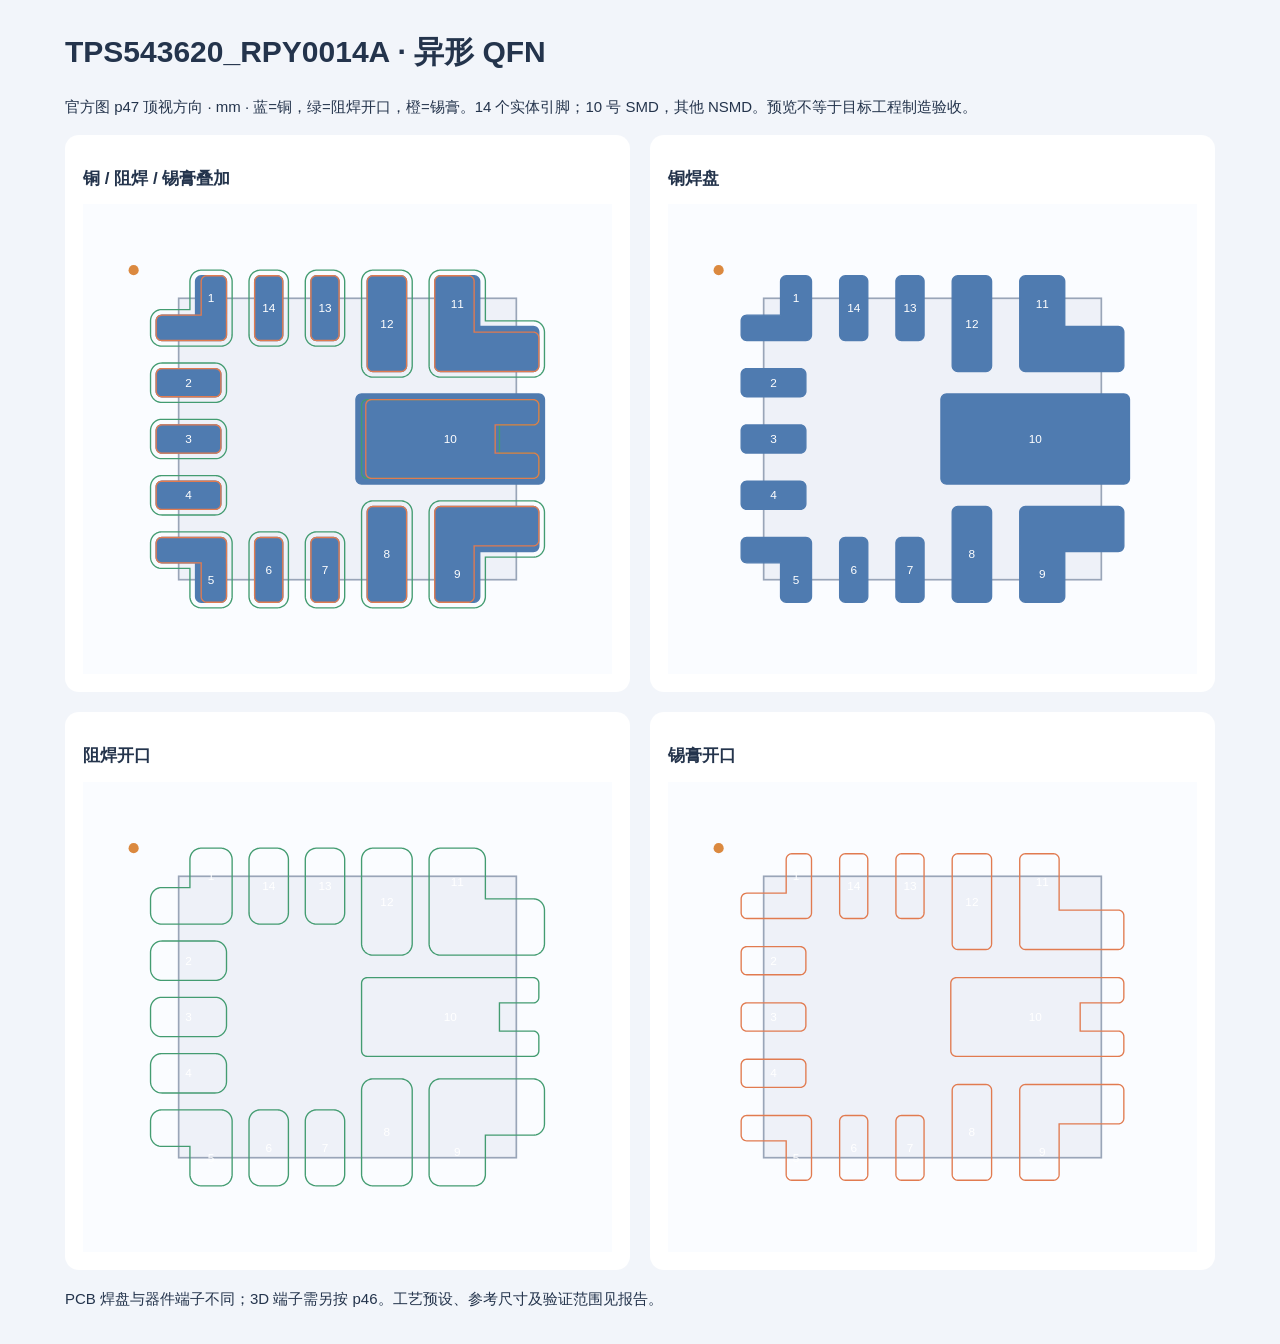
<file: examples/TPS543620-QFN/TPS543620_RPY0014A_preview.html>
<!doctype html><meta charset="utf-8"><title>TPS543620_RPY0014A</title><style>body{font:15px Segoe UI,Microsoft YaHei,sans-serif;background:#f2f5fa;color:#24344c;margin:32px}main{max-width:1150px;margin:auto}.grid{display:grid;grid-template-columns:1fr 1fr;gap:20px}section{background:white;padding:18px;border-radius:14px}h2{font-size:17px}p{line-height:1.8}</style><main><h1>TPS543620_RPY0014A · 异形 QFN</h1><p>官方图 p47 顶视方向 · mm · 蓝=铜，绿=阻焊开口，橙=锡膏。14 个实体引脚；10 号 SMD，其他 NSMD。预览不等于目标工程制造验收。</p><div class="grid"><section><h2>铜 / 阻焊 / 锡膏叠加</h2><div style="height:470px"><svg xmlns="http://www.w3.org/2000/svg" viewBox="-2.35 -2 4.7 4" style="width:100%;height:100%;background:#fafcff"><rect x="-1.5" y="-1.25" width="3.0" height="2.5" fill="#eef1f8" stroke="#99a5b8" stroke-width=".015"/><polygon data-pad="1" data-layer="copper" points="-1.7,-0.925 -1.69904,-0.91525 -1.69619,-0.90587 -1.69157,-0.89722 -1.68536,-0.88964 -1.67778,-0.88343 -1.66913,-0.87881 -1.65975,-0.87596 -1.65,-0.875 -1.125,-0.875 -1.11525,-0.87596 -1.10587,-0.87881 -1.09722,-0.88343 -1.08964,-0.88964 -1.08343,-0.89722 -1.07881,-0.90587 -1.07596,-0.91525 -1.075,-0.925 -1.075,-1.4 -1.07596,-1.40975 -1.07881,-1.41913 -1.08343,-1.42778 -1.08964,-1.43536 -1.09722,-1.44157 -1.10587,-1.44619 -1.11525,-1.44904 -1.125,-1.45 -1.3,-1.45 -1.30975,-1.44904 -1.31913,-1.44619 -1.32778,-1.44157 -1.33536,-1.43536 -1.34157,-1.42778 -1.34619,-1.41913 -1.34904,-1.40975 -1.35,-1.4 -1.35,-1.1 -1.65,-1.1 -1.65975,-1.09904 -1.66913,-1.09619 -1.67778,-1.09157 -1.68536,-1.08536 -1.69157,-1.07778 -1.69619,-1.06913 -1.69904,-1.05975 -1.7,-1.05" fill="#4f7bb0" stroke="#4f7bb0" stroke-width=".012"/><polygon data-pad="2" data-layer="copper" points="-1.7,-0.425 -1.69904,-0.41525 -1.69619,-0.40587 -1.69157,-0.39722 -1.68536,-0.38964 -1.67778,-0.38343 -1.66913,-0.37881 -1.65975,-0.37596 -1.65,-0.375 -1.175,-0.375 -1.16525,-0.37596 -1.15587,-0.37881 -1.14722,-0.38343 -1.13964,-0.38964 -1.13343,-0.39722 -1.12881,-0.40587 -1.12596,-0.41525 -1.125,-0.425 -1.125,-0.575 -1.12596,-0.58475 -1.12881,-0.59413 -1.13343,-0.60278 -1.13964,-0.61036 -1.14722,-0.61657 -1.15587,-0.62119 -1.16525,-0.62404 -1.175,-0.625 -1.65,-0.625 -1.65975,-0.62404 -1.66913,-0.62119 -1.67778,-0.61657 -1.68536,-0.61036 -1.69157,-0.60278 -1.69619,-0.59413 -1.69904,-0.58475 -1.7,-0.575" fill="#4f7bb0" stroke="#4f7bb0" stroke-width=".012"/><polygon data-pad="3" data-layer="copper" points="-1.7,0.075 -1.69904,0.08475 -1.69619,0.09413 -1.69157,0.10278 -1.68536,0.11036 -1.67778,0.11657 -1.66913,0.12119 -1.65975,0.12404 -1.65,0.125 -1.175,0.125 -1.16525,0.12404 -1.15587,0.12119 -1.14722,0.11657 -1.13964,0.11036 -1.13343,0.10278 -1.12881,0.09413 -1.12596,0.08475 -1.125,0.075 -1.125,-0.075 -1.12596,-0.08475 -1.12881,-0.09413 -1.13343,-0.10278 -1.13964,-0.11036 -1.14722,-0.11657 -1.15587,-0.12119 -1.16525,-0.12404 -1.175,-0.125 -1.65,-0.125 -1.65975,-0.12404 -1.66913,-0.12119 -1.67778,-0.11657 -1.68536,-0.11036 -1.69157,-0.10278 -1.69619,-0.09413 -1.69904,-0.08475 -1.7,-0.075" fill="#4f7bb0" stroke="#4f7bb0" stroke-width=".012"/><polygon data-pad="4" data-layer="copper" points="-1.7,0.575 -1.69904,0.58475 -1.69619,0.59413 -1.69157,0.60278 -1.68536,0.61036 -1.67778,0.61657 -1.66913,0.62119 -1.65975,0.62404 -1.65,0.625 -1.175,0.625 -1.16525,0.62404 -1.15587,0.62119 -1.14722,0.61657 -1.13964,0.61036 -1.13343,0.60278 -1.12881,0.59413 -1.12596,0.58475 -1.125,0.575 -1.125,0.425 -1.12596,0.41525 -1.12881,0.40587 -1.13343,0.39722 -1.13964,0.38964 -1.14722,0.38343 -1.15587,0.37881 -1.16525,0.37596 -1.175,0.375 -1.65,0.375 -1.65975,0.37596 -1.66913,0.37881 -1.67778,0.38343 -1.68536,0.38964 -1.69157,0.39722 -1.69619,0.40587 -1.69904,0.41525 -1.7,0.425" fill="#4f7bb0" stroke="#4f7bb0" stroke-width=".012"/><polygon data-pad="5" data-layer="copper" points="-1.7,0.925 -1.69904,0.91525 -1.69619,0.90587 -1.69157,0.89722 -1.68536,0.88964 -1.67778,0.88343 -1.66913,0.87881 -1.65975,0.87596 -1.65,0.875 -1.125,0.875 -1.11525,0.87596 -1.10587,0.87881 -1.09722,0.88343 -1.08964,0.88964 -1.08343,0.89722 -1.07881,0.90587 -1.07596,0.91525 -1.075,0.925 -1.075,1.4 -1.07596,1.40975 -1.07881,1.41913 -1.08343,1.42778 -1.08964,1.43536 -1.09722,1.44157 -1.10587,1.44619 -1.11525,1.44904 -1.125,1.45 -1.3,1.45 -1.30975,1.44904 -1.31913,1.44619 -1.32778,1.44157 -1.33536,1.43536 -1.34157,1.42778 -1.34619,1.41913 -1.34904,1.40975 -1.35,1.4 -1.35,1.1 -1.65,1.1 -1.65975,1.09904 -1.66913,1.09619 -1.67778,1.09157 -1.68536,1.08536 -1.69157,1.07778 -1.69619,1.06913 -1.69904,1.05975 -1.7,1.05" fill="#4f7bb0" stroke="#4f7bb0" stroke-width=".012"/><polygon data-pad="6" data-layer="copper" points="-0.825,1.4 -0.82404,1.40975 -0.82119,1.41913 -0.81657,1.42778 -0.81036,1.43536 -0.80278,1.44157 -0.79413,1.44619 -0.78475,1.44904 -0.775,1.45 -0.625,1.45 -0.61525,1.44904 -0.60587,1.44619 -0.59722,1.44157 -0.58964,1.43536 -0.58343,1.42778 -0.57881,1.41913 -0.57596,1.40975 -0.575,1.4 -0.575,0.925 -0.57596,0.91525 -0.57881,0.90587 -0.58343,0.89722 -0.58964,0.88964 -0.59722,0.88343 -0.60587,0.87881 -0.61525,0.87596 -0.625,0.875 -0.775,0.875 -0.78475,0.87596 -0.79413,0.87881 -0.80278,0.88343 -0.81036,0.88964 -0.81657,0.89722 -0.82119,0.90587 -0.82404,0.91525 -0.825,0.925" fill="#4f7bb0" stroke="#4f7bb0" stroke-width=".012"/><polygon data-pad="7" data-layer="copper" points="-0.325,1.4 -0.32404,1.40975 -0.32119,1.41913 -0.31657,1.42778 -0.31036,1.43536 -0.30278,1.44157 -0.29413,1.44619 -0.28475,1.44904 -0.275,1.45 -0.125,1.45 -0.11525,1.44904 -0.10587,1.44619 -0.09722,1.44157 -0.08964,1.43536 -0.08343,1.42778 -0.07881,1.41913 -0.07596,1.40975 -0.075,1.4 -0.075,0.925 -0.07596,0.91525 -0.07881,0.90587 -0.08343,0.89722 -0.08964,0.88964 -0.09722,0.88343 -0.10587,0.87881 -0.11525,0.87596 -0.125,0.875 -0.275,0.875 -0.28475,0.87596 -0.29413,0.87881 -0.30278,0.88343 -0.31036,0.88964 -0.31657,0.89722 -0.32119,0.90587 -0.32404,0.91525 -0.325,0.925" fill="#4f7bb0" stroke="#4f7bb0" stroke-width=".012"/><polygon data-pad="8" data-layer="copper" points="0.175,1.4 0.17596,1.40975 0.17881,1.41913 0.18343,1.42778 0.18964,1.43536 0.19722,1.44157 0.20587,1.44619 0.21525,1.44904 0.225,1.45 0.475,1.45 0.48475,1.44904 0.49413,1.44619 0.50278,1.44157 0.51036,1.43536 0.51657,1.42778 0.52119,1.41913 0.52404,1.40975 0.525,1.4 0.525,0.65 0.52404,0.64025 0.52119,0.63087 0.51657,0.62222 0.51036,0.61464 0.50278,0.60843 0.49413,0.60381 0.48475,0.60096 0.475,0.6 0.225,0.6 0.21525,0.60096 0.20587,0.60381 0.19722,0.60843 0.18964,0.61464 0.18343,0.62222 0.17881,0.63087 0.17596,0.64025 0.175,0.65" fill="#4f7bb0" stroke="#4f7bb0" stroke-width=".012"/><polygon data-pad="9" data-layer="copper" points="0.775,1.4 0.77596,1.40975 0.77881,1.41913 0.78343,1.42778 0.78964,1.43536 0.79722,1.44157 0.80587,1.44619 0.81525,1.44904 0.825,1.45 1.125,1.45 1.13475,1.44904 1.14413,1.44619 1.15278,1.44157 1.16036,1.43536 1.16657,1.42778 1.17119,1.41913 1.17404,1.40975 1.175,1.4 1.175,1.0 1.65,1.0 1.65975,0.99904 1.66913,0.99619 1.67778,0.99157 1.68536,0.98536 1.69157,0.97778 1.69619,0.96913 1.69904,0.95975 1.7,0.95 1.7,0.65 1.69904,0.64025 1.69619,0.63087 1.69157,0.62222 1.68536,0.61464 1.67778,0.60843 1.66913,0.60381 1.65975,0.60096 1.65,0.6 0.825,0.6 0.81525,0.60096 0.80587,0.60381 0.79722,0.60843 0.78964,0.61464 0.78343,0.62222 0.77881,0.63087 0.77596,0.64025 0.775,0.65" fill="#4f7bb0" stroke="#4f7bb0" stroke-width=".012"/><polygon data-pad="10" data-layer="copper" points="0.075,0.35 0.07596,0.35975 0.07881,0.36913 0.08343,0.37778 0.08964,0.38536 0.09722,0.39157 0.10587,0.39619 0.11525,0.39904 0.125,0.4 1.7,0.4 1.70975,0.39904 1.71913,0.39619 1.72778,0.39157 1.73536,0.38536 1.74157,0.37778 1.74619,0.36913 1.74904,0.35975 1.75,0.35 1.75,-0.35 1.74904,-0.35975 1.74619,-0.36913 1.74157,-0.37778 1.73536,-0.38536 1.72778,-0.39157 1.71913,-0.39619 1.70975,-0.39904 1.7,-0.4 0.125,-0.4 0.11525,-0.39904 0.10587,-0.39619 0.09722,-0.39157 0.08964,-0.38536 0.08343,-0.37778 0.07881,-0.36913 0.07596,-0.35975 0.075,-0.35" fill="#4f7bb0" stroke="#4f7bb0" stroke-width=".012"/><polygon data-pad="11" data-layer="copper" points="0.775,-1.4 0.77596,-1.40975 0.77881,-1.41913 0.78343,-1.42778 0.78964,-1.43536 0.79722,-1.44157 0.80587,-1.44619 0.81525,-1.44904 0.825,-1.45 1.125,-1.45 1.13475,-1.44904 1.14413,-1.44619 1.15278,-1.44157 1.16036,-1.43536 1.16657,-1.42778 1.17119,-1.41913 1.17404,-1.40975 1.175,-1.4 1.175,-1.0 1.65,-1.0 1.65975,-0.99904 1.66913,-0.99619 1.67778,-0.99157 1.68536,-0.98536 1.69157,-0.97778 1.69619,-0.96913 1.69904,-0.95975 1.7,-0.95 1.7,-0.65 1.69904,-0.64025 1.69619,-0.63087 1.69157,-0.62222 1.68536,-0.61464 1.67778,-0.60843 1.66913,-0.60381 1.65975,-0.60096 1.65,-0.6 0.825,-0.6 0.81525,-0.60096 0.80587,-0.60381 0.79722,-0.60843 0.78964,-0.61464 0.78343,-0.62222 0.77881,-0.63087 0.77596,-0.64025 0.775,-0.65" fill="#4f7bb0" stroke="#4f7bb0" stroke-width=".012"/><polygon data-pad="12" data-layer="copper" points="0.175,-1.4 0.17596,-1.40975 0.17881,-1.41913 0.18343,-1.42778 0.18964,-1.43536 0.19722,-1.44157 0.20587,-1.44619 0.21525,-1.44904 0.225,-1.45 0.475,-1.45 0.48475,-1.44904 0.49413,-1.44619 0.50278,-1.44157 0.51036,-1.43536 0.51657,-1.42778 0.52119,-1.41913 0.52404,-1.40975 0.525,-1.4 0.525,-0.65 0.52404,-0.64025 0.52119,-0.63087 0.51657,-0.62222 0.51036,-0.61464 0.50278,-0.60843 0.49413,-0.60381 0.48475,-0.60096 0.475,-0.6 0.225,-0.6 0.21525,-0.60096 0.20587,-0.60381 0.19722,-0.60843 0.18964,-0.61464 0.18343,-0.62222 0.17881,-0.63087 0.17596,-0.64025 0.175,-0.65" fill="#4f7bb0" stroke="#4f7bb0" stroke-width=".012"/><polygon data-pad="13" data-layer="copper" points="-0.325,-0.925 -0.32404,-0.91525 -0.32119,-0.90587 -0.31657,-0.89722 -0.31036,-0.88964 -0.30278,-0.88343 -0.29413,-0.87881 -0.28475,-0.87596 -0.275,-0.875 -0.125,-0.875 -0.11525,-0.87596 -0.10587,-0.87881 -0.09722,-0.88343 -0.08964,-0.88964 -0.08343,-0.89722 -0.07881,-0.90587 -0.07596,-0.91525 -0.075,-0.925 -0.075,-1.4 -0.07596,-1.40975 -0.07881,-1.41913 -0.08343,-1.42778 -0.08964,-1.43536 -0.09722,-1.44157 -0.10587,-1.44619 -0.11525,-1.44904 -0.125,-1.45 -0.275,-1.45 -0.28475,-1.44904 -0.29413,-1.44619 -0.30278,-1.44157 -0.31036,-1.43536 -0.31657,-1.42778 -0.32119,-1.41913 -0.32404,-1.40975 -0.325,-1.4" fill="#4f7bb0" stroke="#4f7bb0" stroke-width=".012"/><polygon data-pad="14" data-layer="copper" points="-0.825,-0.925 -0.82404,-0.91525 -0.82119,-0.90587 -0.81657,-0.89722 -0.81036,-0.88964 -0.80278,-0.88343 -0.79413,-0.87881 -0.78475,-0.87596 -0.775,-0.875 -0.625,-0.875 -0.61525,-0.87596 -0.60587,-0.87881 -0.59722,-0.88343 -0.58964,-0.88964 -0.58343,-0.89722 -0.57881,-0.90587 -0.57596,-0.91525 -0.575,-0.925 -0.575,-1.4 -0.57596,-1.40975 -0.57881,-1.41913 -0.58343,-1.42778 -0.58964,-1.43536 -0.59722,-1.44157 -0.60587,-1.44619 -0.61525,-1.44904 -0.625,-1.45 -0.775,-1.45 -0.78475,-1.44904 -0.79413,-1.44619 -0.80278,-1.44157 -0.81036,-1.43536 -0.81657,-1.42778 -0.82119,-1.41913 -0.82404,-1.40975 -0.825,-1.4" fill="#4f7bb0" stroke="#4f7bb0" stroke-width=".012"/><polygon data-pad="1" data-layer="mask" points="-1.75,-0.925 -1.75,-1.05 -1.74976,-1.0549 -1.7488,-1.06466 -1.74689,-1.07427 -1.74404,-1.08365 -1.74029,-1.0927 -1.73567,-1.10135 -1.73022,-1.1095 -1.72401,-1.11708 -1.71708,-1.12401 -1.7095,-1.13022 -1.70135,-1.13567 -1.6927,-1.14029 -1.68365,-1.14404 -1.67427,-1.14689 -1.66466,-1.1488 -1.6549,-1.14976 -1.65,-1.15 -1.4,-1.15 -1.4,-1.4 -1.39976,-1.4049 -1.3988,-1.41466 -1.39689,-1.42427 -1.39404,-1.43365 -1.39029,-1.4427 -1.38567,-1.45135 -1.38022,-1.4595 -1.37401,-1.46708 -1.36708,-1.47401 -1.3595,-1.48022 -1.35135,-1.48567 -1.3427,-1.49029 -1.33365,-1.49404 -1.32427,-1.49689 -1.31466,-1.4988 -1.3049,-1.49976 -1.3,-1.5 -1.125,-1.5 -1.1201,-1.49976 -1.11034,-1.4988 -1.10073,-1.49689 -1.09135,-1.49404 -1.0823,-1.49029 -1.07365,-1.48567 -1.0655,-1.48022 -1.05792,-1.47401 -1.05099,-1.46708 -1.04478,-1.4595 -1.03933,-1.45135 -1.03471,-1.4427 -1.03096,-1.43365 -1.02811,-1.42427 -1.0262,-1.41466 -1.02524,-1.4049 -1.025,-1.4 -1.025,-0.925 -1.02524,-0.9201 -1.0262,-0.91034 -1.02811,-0.90073 -1.03096,-0.89135 -1.03471,-0.8823 -1.03933,-0.87365 -1.04478,-0.8655 -1.05099,-0.85792 -1.05792,-0.85099 -1.0655,-0.84478 -1.07365,-0.83933 -1.0823,-0.83471 -1.09135,-0.83096 -1.10073,-0.82811 -1.11034,-0.8262 -1.1201,-0.82524 -1.125,-0.825 -1.65,-0.825 -1.6549,-0.82524 -1.66466,-0.8262 -1.67427,-0.82811 -1.68365,-0.83096 -1.6927,-0.83471 -1.70135,-0.83933 -1.7095,-0.84478 -1.71708,-0.85099 -1.72401,-0.85792 -1.73022,-0.8655 -1.73567,-0.87365 -1.74029,-0.8823 -1.74404,-0.89135 -1.74689,-0.90073 -1.7488,-0.91034 -1.74976,-0.9201" fill="none" stroke="#439c71" stroke-width=".012"/><polygon data-pad="2" data-layer="mask" points="-1.75,-0.425 -1.75,-0.575 -1.74976,-0.5799 -1.7488,-0.58966 -1.74689,-0.59927 -1.74404,-0.60865 -1.74029,-0.6177 -1.73567,-0.62635 -1.73022,-0.6345 -1.72401,-0.64208 -1.71708,-0.64901 -1.7095,-0.65522 -1.70135,-0.66067 -1.6927,-0.66529 -1.68365,-0.66904 -1.67427,-0.67189 -1.66466,-0.6738 -1.6549,-0.67476 -1.65,-0.675 -1.175,-0.675 -1.1701,-0.67476 -1.16034,-0.6738 -1.15073,-0.67189 -1.14135,-0.66904 -1.1323,-0.66529 -1.12365,-0.66067 -1.1155,-0.65522 -1.10792,-0.64901 -1.10099,-0.64208 -1.09478,-0.6345 -1.08933,-0.62635 -1.08471,-0.6177 -1.08096,-0.60865 -1.07811,-0.59927 -1.0762,-0.58966 -1.07524,-0.5799 -1.075,-0.575 -1.075,-0.425 -1.07524,-0.4201 -1.0762,-0.41034 -1.07811,-0.40073 -1.08096,-0.39135 -1.08471,-0.3823 -1.08933,-0.37365 -1.09478,-0.3655 -1.10099,-0.35792 -1.10792,-0.35099 -1.1155,-0.34478 -1.12365,-0.33933 -1.1323,-0.33471 -1.14135,-0.33096 -1.15073,-0.32811 -1.16034,-0.3262 -1.1701,-0.32524 -1.175,-0.325 -1.65,-0.325 -1.6549,-0.32524 -1.66466,-0.3262 -1.67427,-0.32811 -1.68365,-0.33096 -1.6927,-0.33471 -1.70135,-0.33933 -1.7095,-0.34478 -1.71708,-0.35099 -1.72401,-0.35792 -1.73022,-0.3655 -1.73567,-0.37365 -1.74029,-0.3823 -1.74404,-0.39135 -1.74689,-0.40073 -1.7488,-0.41034 -1.74976,-0.4201" fill="none" stroke="#439c71" stroke-width=".012"/><polygon data-pad="3" data-layer="mask" points="-1.75,0.075 -1.75,-0.075 -1.74976,-0.0799 -1.7488,-0.08966 -1.74689,-0.09927 -1.74404,-0.10865 -1.74029,-0.1177 -1.73567,-0.12635 -1.73022,-0.1345 -1.72401,-0.14208 -1.71708,-0.14901 -1.7095,-0.15522 -1.70135,-0.16067 -1.6927,-0.16529 -1.68365,-0.16904 -1.67427,-0.17189 -1.66466,-0.1738 -1.6549,-0.17476 -1.65,-0.175 -1.175,-0.175 -1.1701,-0.17476 -1.16034,-0.1738 -1.15073,-0.17189 -1.14135,-0.16904 -1.1323,-0.16529 -1.12365,-0.16067 -1.1155,-0.15522 -1.10792,-0.14901 -1.10099,-0.14208 -1.09478,-0.1345 -1.08933,-0.12635 -1.08471,-0.1177 -1.08096,-0.10865 -1.07811,-0.09927 -1.0762,-0.08966 -1.07524,-0.0799 -1.075,-0.075 -1.075,0.075 -1.07524,0.0799 -1.0762,0.08966 -1.07811,0.09927 -1.08096,0.10865 -1.08471,0.1177 -1.08933,0.12635 -1.09478,0.1345 -1.10099,0.14208 -1.10792,0.14901 -1.1155,0.15522 -1.12365,0.16067 -1.1323,0.16529 -1.14135,0.16904 -1.15073,0.17189 -1.16034,0.1738 -1.1701,0.17476 -1.175,0.175 -1.65,0.175 -1.6549,0.17476 -1.66466,0.1738 -1.67427,0.17189 -1.68365,0.16904 -1.6927,0.16529 -1.70135,0.16067 -1.7095,0.15522 -1.71708,0.14901 -1.72401,0.14208 -1.73022,0.1345 -1.73567,0.12635 -1.74029,0.1177 -1.74404,0.10865 -1.74689,0.09927 -1.7488,0.08966 -1.74976,0.0799" fill="none" stroke="#439c71" stroke-width=".012"/><polygon data-pad="4" data-layer="mask" points="-1.75,0.575 -1.75,0.425 -1.74976,0.4201 -1.7488,0.41034 -1.74689,0.40073 -1.74404,0.39135 -1.74029,0.3823 -1.73567,0.37365 -1.73022,0.3655 -1.72401,0.35792 -1.71708,0.35099 -1.7095,0.34478 -1.70135,0.33933 -1.6927,0.33471 -1.68365,0.33096 -1.67427,0.32811 -1.66466,0.3262 -1.6549,0.32524 -1.65,0.325 -1.175,0.325 -1.1701,0.32524 -1.16034,0.3262 -1.15073,0.32811 -1.14135,0.33096 -1.1323,0.33471 -1.12365,0.33933 -1.1155,0.34478 -1.10792,0.35099 -1.10099,0.35792 -1.09478,0.3655 -1.08933,0.37365 -1.08471,0.3823 -1.08096,0.39135 -1.07811,0.40073 -1.0762,0.41034 -1.07524,0.4201 -1.075,0.425 -1.075,0.575 -1.07524,0.5799 -1.0762,0.58966 -1.07811,0.59927 -1.08096,0.60865 -1.08471,0.6177 -1.08933,0.62635 -1.09478,0.6345 -1.10099,0.64208 -1.10792,0.64901 -1.1155,0.65522 -1.12365,0.66067 -1.1323,0.66529 -1.14135,0.66904 -1.15073,0.67189 -1.16034,0.6738 -1.1701,0.67476 -1.175,0.675 -1.65,0.675 -1.6549,0.67476 -1.66466,0.6738 -1.67427,0.67189 -1.68365,0.66904 -1.6927,0.66529 -1.70135,0.66067 -1.7095,0.65522 -1.71708,0.64901 -1.72401,0.64208 -1.73022,0.6345 -1.73567,0.62635 -1.74029,0.6177 -1.74404,0.60865 -1.74689,0.59927 -1.7488,0.58966 -1.74976,0.5799" fill="none" stroke="#439c71" stroke-width=".012"/><polygon data-pad="5" data-layer="mask" points="-1.75,0.925 -1.74976,0.9201 -1.7488,0.91034 -1.74689,0.90073 -1.74404,0.89135 -1.74029,0.8823 -1.73567,0.87365 -1.73022,0.8655 -1.72401,0.85792 -1.71708,0.85099 -1.7095,0.84478 -1.70135,0.83933 -1.6927,0.83471 -1.68365,0.83096 -1.67427,0.82811 -1.66466,0.8262 -1.6549,0.82524 -1.65,0.825 -1.125,0.825 -1.1201,0.82524 -1.11034,0.8262 -1.10073,0.82811 -1.09135,0.83096 -1.0823,0.83471 -1.07365,0.83933 -1.0655,0.84478 -1.05792,0.85099 -1.05099,0.85792 -1.04478,0.8655 -1.03933,0.87365 -1.03471,0.8823 -1.03096,0.89135 -1.02811,0.90073 -1.0262,0.91034 -1.02524,0.9201 -1.025,0.925 -1.025,1.4 -1.02524,1.4049 -1.0262,1.41466 -1.02811,1.42427 -1.03096,1.43365 -1.03471,1.4427 -1.03933,1.45135 -1.04478,1.4595 -1.05099,1.46708 -1.05792,1.47401 -1.0655,1.48022 -1.07365,1.48567 -1.0823,1.49029 -1.09135,1.49404 -1.10073,1.49689 -1.11034,1.4988 -1.1201,1.49976 -1.125,1.5 -1.3,1.5 -1.3049,1.49976 -1.31466,1.4988 -1.32427,1.49689 -1.33365,1.49404 -1.3427,1.49029 -1.35135,1.48567 -1.3595,1.48022 -1.36708,1.47401 -1.37401,1.46708 -1.38022,1.4595 -1.38567,1.45135 -1.39029,1.4427 -1.39404,1.43365 -1.39689,1.42427 -1.3988,1.41466 -1.39976,1.4049 -1.4,1.4 -1.4,1.15 -1.65,1.15 -1.6549,1.14976 -1.66466,1.1488 -1.67427,1.14689 -1.68365,1.14404 -1.6927,1.14029 -1.70135,1.13567 -1.7095,1.13022 -1.71708,1.12401 -1.72401,1.11708 -1.73022,1.1095 -1.73567,1.10135 -1.74029,1.0927 -1.74404,1.08365 -1.74689,1.07427 -1.7488,1.06466 -1.74976,1.0549 -1.75,1.05" fill="none" stroke="#439c71" stroke-width=".012"/><polygon data-pad="6" data-layer="mask" points="-0.875,1.4 -0.875,0.925 -0.87476,0.9201 -0.8738,0.91034 -0.87189,0.90073 -0.86904,0.89135 -0.86529,0.8823 -0.86067,0.87365 -0.85522,0.8655 -0.84901,0.85792 -0.84208,0.85099 -0.8345,0.84478 -0.82635,0.83933 -0.8177,0.83471 -0.80865,0.83096 -0.79927,0.82811 -0.78966,0.8262 -0.7799,0.82524 -0.775,0.825 -0.625,0.825 -0.6201,0.82524 -0.61034,0.8262 -0.60073,0.82811 -0.59135,0.83096 -0.5823,0.83471 -0.57365,0.83933 -0.5655,0.84478 -0.55792,0.85099 -0.55099,0.85792 -0.54478,0.8655 -0.53933,0.87365 -0.53471,0.8823 -0.53096,0.89135 -0.52811,0.90073 -0.5262,0.91034 -0.52524,0.9201 -0.525,0.925 -0.525,1.4 -0.52524,1.4049 -0.5262,1.41466 -0.52811,1.42427 -0.53096,1.43365 -0.53471,1.4427 -0.53933,1.45135 -0.54478,1.4595 -0.55099,1.46708 -0.55792,1.47401 -0.5655,1.48022 -0.57365,1.48567 -0.5823,1.49029 -0.59135,1.49404 -0.60073,1.49689 -0.61034,1.4988 -0.6201,1.49976 -0.625,1.5 -0.775,1.5 -0.7799,1.49976 -0.78966,1.4988 -0.79927,1.49689 -0.80865,1.49404 -0.8177,1.49029 -0.82635,1.48567 -0.8345,1.48022 -0.84208,1.47401 -0.84901,1.46708 -0.85522,1.4595 -0.86067,1.45135 -0.86529,1.4427 -0.86904,1.43365 -0.87189,1.42427 -0.8738,1.41466 -0.87476,1.4049" fill="none" stroke="#439c71" stroke-width=".012"/><polygon data-pad="7" data-layer="mask" points="-0.375,1.4 -0.375,0.925 -0.37476,0.9201 -0.3738,0.91034 -0.37189,0.90073 -0.36904,0.89135 -0.36529,0.8823 -0.36067,0.87365 -0.35522,0.8655 -0.34901,0.85792 -0.34208,0.85099 -0.3345,0.84478 -0.32635,0.83933 -0.3177,0.83471 -0.30865,0.83096 -0.29927,0.82811 -0.28966,0.8262 -0.2799,0.82524 -0.275,0.825 -0.125,0.825 -0.1201,0.82524 -0.11034,0.8262 -0.10073,0.82811 -0.09135,0.83096 -0.0823,0.83471 -0.07365,0.83933 -0.0655,0.84478 -0.05792,0.85099 -0.05099,0.85792 -0.04478,0.8655 -0.03933,0.87365 -0.03471,0.8823 -0.03096,0.89135 -0.02811,0.90073 -0.0262,0.91034 -0.02524,0.9201 -0.025,0.925 -0.025,1.4 -0.02524,1.4049 -0.0262,1.41466 -0.02811,1.42427 -0.03096,1.43365 -0.03471,1.4427 -0.03933,1.45135 -0.04478,1.4595 -0.05099,1.46708 -0.05792,1.47401 -0.0655,1.48022 -0.07365,1.48567 -0.0823,1.49029 -0.09135,1.49404 -0.10073,1.49689 -0.11034,1.4988 -0.1201,1.49976 -0.125,1.5 -0.275,1.5 -0.2799,1.49976 -0.28966,1.4988 -0.29927,1.49689 -0.30865,1.49404 -0.3177,1.49029 -0.32635,1.48567 -0.3345,1.48022 -0.34208,1.47401 -0.34901,1.46708 -0.35522,1.4595 -0.36067,1.45135 -0.36529,1.4427 -0.36904,1.43365 -0.37189,1.42427 -0.3738,1.41466 -0.37476,1.4049" fill="none" stroke="#439c71" stroke-width=".012"/><polygon data-pad="8" data-layer="mask" points="0.125,1.4 0.125,0.65 0.12524,0.6451 0.1262,0.63534 0.12811,0.62573 0.13096,0.61635 0.13471,0.6073 0.13933,0.59865 0.14478,0.5905 0.15099,0.58292 0.15792,0.57599 0.1655,0.56978 0.17365,0.56433 0.1823,0.55971 0.19135,0.55596 0.20073,0.55311 0.21034,0.5512 0.2201,0.55024 0.225,0.55 0.475,0.55 0.4799,0.55024 0.48966,0.5512 0.49927,0.55311 0.50865,0.55596 0.5177,0.55971 0.52635,0.56433 0.5345,0.56978 0.54208,0.57599 0.54901,0.58292 0.55522,0.5905 0.56067,0.59865 0.56529,0.6073 0.56904,0.61635 0.57189,0.62573 0.5738,0.63534 0.57476,0.6451 0.575,0.65 0.575,1.4 0.57476,1.4049 0.5738,1.41466 0.57189,1.42427 0.56904,1.43365 0.56529,1.4427 0.56067,1.45135 0.55522,1.4595 0.54901,1.46708 0.54208,1.47401 0.5345,1.48022 0.52635,1.48567 0.5177,1.49029 0.50865,1.49404 0.49927,1.49689 0.48966,1.4988 0.4799,1.49976 0.475,1.5 0.225,1.5 0.2201,1.49976 0.21034,1.4988 0.20073,1.49689 0.19135,1.49404 0.1823,1.49029 0.17365,1.48567 0.1655,1.48022 0.15792,1.47401 0.15099,1.46708 0.14478,1.4595 0.13933,1.45135 0.13471,1.4427 0.13096,1.43365 0.12811,1.42427 0.1262,1.41466 0.12524,1.4049" fill="none" stroke="#439c71" stroke-width=".012"/><polygon data-pad="9" data-layer="mask" points="0.725,1.4 0.725,0.65 0.72524,0.6451 0.7262,0.63534 0.72811,0.62573 0.73096,0.61635 0.73471,0.6073 0.73933,0.59865 0.74478,0.5905 0.75099,0.58292 0.75792,0.57599 0.7655,0.56978 0.77365,0.56433 0.7823,0.55971 0.79135,0.55596 0.80073,0.55311 0.81034,0.5512 0.8201,0.55024 0.825,0.55 1.65,0.55 1.6549,0.55024 1.66466,0.5512 1.67427,0.55311 1.68365,0.55596 1.6927,0.55971 1.70135,0.56433 1.7095,0.56978 1.71708,0.57599 1.72401,0.58292 1.73022,0.5905 1.73567,0.59865 1.74029,0.6073 1.74404,0.61635 1.74689,0.62573 1.7488,0.63534 1.74976,0.6451 1.75,0.65 1.75,0.95 1.74976,0.9549 1.7488,0.96466 1.74689,0.97427 1.74404,0.98365 1.74029,0.9927 1.73567,1.00135 1.73022,1.0095 1.72401,1.01708 1.71708,1.02401 1.7095,1.03022 1.70135,1.03567 1.6927,1.04029 1.68365,1.04404 1.67427,1.04689 1.66466,1.0488 1.6549,1.04976 1.65,1.05 1.225,1.05 1.225,1.4 1.22476,1.4049 1.2238,1.41466 1.22189,1.42427 1.21904,1.43365 1.21529,1.4427 1.21067,1.45135 1.20522,1.4595 1.19901,1.46708 1.19208,1.47401 1.1845,1.48022 1.17635,1.48567 1.1677,1.49029 1.15865,1.49404 1.14927,1.49689 1.13966,1.4988 1.1299,1.49976 1.125,1.5 0.825,1.5 0.8201,1.49976 0.81034,1.4988 0.80073,1.49689 0.79135,1.49404 0.7823,1.49029 0.77365,1.48567 0.7655,1.48022 0.75792,1.47401 0.75099,1.46708 0.74478,1.4595 0.73933,1.45135 0.73471,1.4427 0.73096,1.43365 0.72811,1.42427 0.7262,1.41466 0.72524,1.4049" fill="none" stroke="#439c71" stroke-width=".012"/><polygon data-pad="10" data-layer="mask" points="0.125,0.3 0.12596,0.30975 0.12881,0.31913 0.13343,0.32778 0.13964,0.33536 0.14722,0.34157 0.15587,0.34619 0.16525,0.34904 0.175,0.35 1.65,0.35 1.65975,0.34904 1.66913,0.34619 1.67778,0.34157 1.68536,0.33536 1.69157,0.32778 1.69619,0.31913 1.69904,0.30975 1.7,0.3 1.7,0.175 1.69904,0.16525 1.69619,0.15587 1.69157,0.14722 1.68536,0.13964 1.67778,0.13343 1.66913,0.12881 1.65975,0.12596 1.65,0.125 1.35,0.125 1.35,-0.125 1.65,-0.125 1.65975,-0.12596 1.66913,-0.12881 1.67778,-0.13343 1.68536,-0.13964 1.69157,-0.14722 1.69619,-0.15587 1.69904,-0.16525 1.7,-0.175 1.7,-0.3 1.69904,-0.30975 1.69619,-0.31913 1.69157,-0.32778 1.68536,-0.33536 1.67778,-0.34157 1.66913,-0.34619 1.65975,-0.34904 1.65,-0.35 0.175,-0.35 0.16525,-0.34904 0.15587,-0.34619 0.14722,-0.34157 0.13964,-0.33536 0.13343,-0.32778 0.12881,-0.31913 0.12596,-0.30975 0.125,-0.3" fill="none" stroke="#439c71" stroke-width=".012"/><polygon data-pad="11" data-layer="mask" points="0.725,-1.4 0.72524,-1.4049 0.7262,-1.41466 0.72811,-1.42427 0.73096,-1.43365 0.73471,-1.4427 0.73933,-1.45135 0.74478,-1.4595 0.75099,-1.46708 0.75792,-1.47401 0.7655,-1.48022 0.77365,-1.48567 0.7823,-1.49029 0.79135,-1.49404 0.80073,-1.49689 0.81034,-1.4988 0.8201,-1.49976 0.825,-1.5 1.125,-1.5 1.1299,-1.49976 1.13966,-1.4988 1.14927,-1.49689 1.15865,-1.49404 1.1677,-1.49029 1.17635,-1.48567 1.1845,-1.48022 1.19208,-1.47401 1.19901,-1.46708 1.20522,-1.4595 1.21067,-1.45135 1.21529,-1.4427 1.21904,-1.43365 1.22189,-1.42427 1.2238,-1.41466 1.22476,-1.4049 1.225,-1.4 1.225,-1.05 1.65,-1.05 1.6549,-1.04976 1.66466,-1.0488 1.67427,-1.04689 1.68365,-1.04404 1.6927,-1.04029 1.70135,-1.03567 1.7095,-1.03022 1.71708,-1.02401 1.72401,-1.01708 1.73022,-1.0095 1.73567,-1.00135 1.74029,-0.9927 1.74404,-0.98365 1.74689,-0.97427 1.7488,-0.96466 1.74976,-0.9549 1.75,-0.95 1.75,-0.65 1.74976,-0.6451 1.7488,-0.63534 1.74689,-0.62573 1.74404,-0.61635 1.74029,-0.6073 1.73567,-0.59865 1.73022,-0.5905 1.72401,-0.58292 1.71708,-0.57599 1.7095,-0.56978 1.70135,-0.56433 1.6927,-0.55971 1.68365,-0.55596 1.67427,-0.55311 1.66466,-0.5512 1.6549,-0.55024 1.65,-0.55 0.825,-0.55 0.8201,-0.55024 0.81034,-0.5512 0.80073,-0.55311 0.79135,-0.55596 0.7823,-0.55971 0.77365,-0.56433 0.7655,-0.56978 0.75792,-0.57599 0.75099,-0.58292 0.74478,-0.5905 0.73933,-0.59865 0.73471,-0.6073 0.73096,-0.61635 0.72811,-0.62573 0.7262,-0.63534 0.72524,-0.6451 0.725,-0.65" fill="none" stroke="#439c71" stroke-width=".012"/><polygon data-pad="12" data-layer="mask" points="0.125,-1.4 0.12524,-1.4049 0.1262,-1.41466 0.12811,-1.42427 0.13096,-1.43365 0.13471,-1.4427 0.13933,-1.45135 0.14478,-1.4595 0.15099,-1.46708 0.15792,-1.47401 0.1655,-1.48022 0.17365,-1.48567 0.1823,-1.49029 0.19135,-1.49404 0.20073,-1.49689 0.21034,-1.4988 0.2201,-1.49976 0.225,-1.5 0.475,-1.5 0.4799,-1.49976 0.48966,-1.4988 0.49927,-1.49689 0.50865,-1.49404 0.5177,-1.49029 0.52635,-1.48567 0.5345,-1.48022 0.54208,-1.47401 0.54901,-1.46708 0.55522,-1.4595 0.56067,-1.45135 0.56529,-1.4427 0.56904,-1.43365 0.57189,-1.42427 0.5738,-1.41466 0.57476,-1.4049 0.575,-1.4 0.575,-0.65 0.57476,-0.6451 0.5738,-0.63534 0.57189,-0.62573 0.56904,-0.61635 0.56529,-0.6073 0.56067,-0.59865 0.55522,-0.5905 0.54901,-0.58292 0.54208,-0.57599 0.5345,-0.56978 0.52635,-0.56433 0.5177,-0.55971 0.50865,-0.55596 0.49927,-0.55311 0.48966,-0.5512 0.4799,-0.55024 0.475,-0.55 0.225,-0.55 0.2201,-0.55024 0.21034,-0.5512 0.20073,-0.55311 0.19135,-0.55596 0.1823,-0.55971 0.17365,-0.56433 0.1655,-0.56978 0.15792,-0.57599 0.15099,-0.58292 0.14478,-0.5905 0.13933,-0.59865 0.13471,-0.6073 0.13096,-0.61635 0.12811,-0.62573 0.1262,-0.63534 0.12524,-0.6451 0.125,-0.65" fill="none" stroke="#439c71" stroke-width=".012"/><polygon data-pad="13" data-layer="mask" points="-0.375,-0.925 -0.375,-1.4 -0.37476,-1.4049 -0.3738,-1.41466 -0.37189,-1.42427 -0.36904,-1.43365 -0.36529,-1.4427 -0.36067,-1.45135 -0.35522,-1.4595 -0.34901,-1.46708 -0.34208,-1.47401 -0.3345,-1.48022 -0.32635,-1.48567 -0.3177,-1.49029 -0.30865,-1.49404 -0.29927,-1.49689 -0.28966,-1.4988 -0.2799,-1.49976 -0.275,-1.5 -0.125,-1.5 -0.1201,-1.49976 -0.11034,-1.4988 -0.10073,-1.49689 -0.09135,-1.49404 -0.0823,-1.49029 -0.07365,-1.48567 -0.0655,-1.48022 -0.05792,-1.47401 -0.05099,-1.46708 -0.04478,-1.4595 -0.03933,-1.45135 -0.03471,-1.4427 -0.03096,-1.43365 -0.02811,-1.42427 -0.0262,-1.41466 -0.02524,-1.4049 -0.025,-1.4 -0.025,-0.925 -0.02524,-0.9201 -0.0262,-0.91034 -0.02811,-0.90073 -0.03096,-0.89135 -0.03471,-0.8823 -0.03933,-0.87365 -0.04478,-0.8655 -0.05099,-0.85792 -0.05792,-0.85099 -0.0655,-0.84478 -0.07365,-0.83933 -0.0823,-0.83471 -0.09135,-0.83096 -0.10073,-0.82811 -0.11034,-0.8262 -0.1201,-0.82524 -0.125,-0.825 -0.275,-0.825 -0.2799,-0.82524 -0.28966,-0.8262 -0.29927,-0.82811 -0.30865,-0.83096 -0.3177,-0.83471 -0.32635,-0.83933 -0.3345,-0.84478 -0.34208,-0.85099 -0.34901,-0.85792 -0.35522,-0.8655 -0.36067,-0.87365 -0.36529,-0.8823 -0.36904,-0.89135 -0.37189,-0.90073 -0.3738,-0.91034 -0.37476,-0.9201" fill="none" stroke="#439c71" stroke-width=".012"/><polygon data-pad="14" data-layer="mask" points="-0.875,-0.925 -0.875,-1.4 -0.87476,-1.4049 -0.8738,-1.41466 -0.87189,-1.42427 -0.86904,-1.43365 -0.86529,-1.4427 -0.86067,-1.45135 -0.85522,-1.4595 -0.84901,-1.46708 -0.84208,-1.47401 -0.8345,-1.48022 -0.82635,-1.48567 -0.8177,-1.49029 -0.80865,-1.49404 -0.79927,-1.49689 -0.78966,-1.4988 -0.7799,-1.49976 -0.775,-1.5 -0.625,-1.5 -0.6201,-1.49976 -0.61034,-1.4988 -0.60073,-1.49689 -0.59135,-1.49404 -0.5823,-1.49029 -0.57365,-1.48567 -0.5655,-1.48022 -0.55792,-1.47401 -0.55099,-1.46708 -0.54478,-1.4595 -0.53933,-1.45135 -0.53471,-1.4427 -0.53096,-1.43365 -0.52811,-1.42427 -0.5262,-1.41466 -0.52524,-1.4049 -0.525,-1.4 -0.525,-0.925 -0.52524,-0.9201 -0.5262,-0.91034 -0.52811,-0.90073 -0.53096,-0.89135 -0.53471,-0.8823 -0.53933,-0.87365 -0.54478,-0.8655 -0.55099,-0.85792 -0.55792,-0.85099 -0.5655,-0.84478 -0.57365,-0.83933 -0.5823,-0.83471 -0.59135,-0.83096 -0.60073,-0.82811 -0.61034,-0.8262 -0.6201,-0.82524 -0.625,-0.825 -0.775,-0.825 -0.7799,-0.82524 -0.78966,-0.8262 -0.79927,-0.82811 -0.80865,-0.83096 -0.8177,-0.83471 -0.82635,-0.83933 -0.8345,-0.84478 -0.84208,-0.85099 -0.84901,-0.85792 -0.85522,-0.8655 -0.86067,-0.87365 -0.86529,-0.8823 -0.86904,-0.89135 -0.87189,-0.90073 -0.8738,-0.91034 -0.87476,-0.9201" fill="none" stroke="#439c71" stroke-width=".012"/><polygon data-pad="1" data-layer="paste" points="-1.7,-0.925 -1.69904,-0.91525 -1.69619,-0.90587 -1.69157,-0.89722 -1.68536,-0.88964 -1.67778,-0.88343 -1.66913,-0.87881 -1.65975,-0.87596 -1.65,-0.875 -1.125,-0.875 -1.11525,-0.87596 -1.10587,-0.87881 -1.09722,-0.88343 -1.08964,-0.88964 -1.08343,-0.89722 -1.07881,-0.90587 -1.07596,-0.91525 -1.075,-0.925 -1.075,-1.4 -1.07596,-1.40975 -1.07881,-1.41913 -1.08343,-1.42778 -1.08964,-1.43536 -1.09722,-1.44157 -1.10587,-1.44619 -1.11525,-1.44904 -1.125,-1.45 -1.25,-1.45 -1.25975,-1.44904 -1.26913,-1.44619 -1.27778,-1.44157 -1.28536,-1.43536 -1.29157,-1.42778 -1.29619,-1.41913 -1.29904,-1.40975 -1.3,-1.4 -1.3,-1.1 -1.65,-1.1 -1.65975,-1.09904 -1.66913,-1.09619 -1.67778,-1.09157 -1.68536,-1.08536 -1.69157,-1.07778 -1.69619,-1.06913 -1.69904,-1.05975 -1.7,-1.05" fill="none" stroke="#e17b50" stroke-width=".012"/><polygon data-pad="2" data-layer="paste" points="-1.7,-0.425 -1.69904,-0.41525 -1.69619,-0.40587 -1.69157,-0.39722 -1.68536,-0.38964 -1.67778,-0.38343 -1.66913,-0.37881 -1.65975,-0.37596 -1.65,-0.375 -1.175,-0.375 -1.16525,-0.37596 -1.15587,-0.37881 -1.14722,-0.38343 -1.13964,-0.38964 -1.13343,-0.39722 -1.12881,-0.40587 -1.12596,-0.41525 -1.125,-0.425 -1.125,-0.575 -1.12596,-0.58475 -1.12881,-0.59413 -1.13343,-0.60278 -1.13964,-0.61036 -1.14722,-0.61657 -1.15587,-0.62119 -1.16525,-0.62404 -1.175,-0.625 -1.65,-0.625 -1.65975,-0.62404 -1.66913,-0.62119 -1.67778,-0.61657 -1.68536,-0.61036 -1.69157,-0.60278 -1.69619,-0.59413 -1.69904,-0.58475 -1.7,-0.575" fill="none" stroke="#e17b50" stroke-width=".012"/><polygon data-pad="3" data-layer="paste" points="-1.7,0.075 -1.69904,0.08475 -1.69619,0.09413 -1.69157,0.10278 -1.68536,0.11036 -1.67778,0.11657 -1.66913,0.12119 -1.65975,0.12404 -1.65,0.125 -1.175,0.125 -1.16525,0.12404 -1.15587,0.12119 -1.14722,0.11657 -1.13964,0.11036 -1.13343,0.10278 -1.12881,0.09413 -1.12596,0.08475 -1.125,0.075 -1.125,-0.075 -1.12596,-0.08475 -1.12881,-0.09413 -1.13343,-0.10278 -1.13964,-0.11036 -1.14722,-0.11657 -1.15587,-0.12119 -1.16525,-0.12404 -1.175,-0.125 -1.65,-0.125 -1.65975,-0.12404 -1.66913,-0.12119 -1.67778,-0.11657 -1.68536,-0.11036 -1.69157,-0.10278 -1.69619,-0.09413 -1.69904,-0.08475 -1.7,-0.075" fill="none" stroke="#e17b50" stroke-width=".012"/><polygon data-pad="4" data-layer="paste" points="-1.7,0.575 -1.69904,0.58475 -1.69619,0.59413 -1.69157,0.60278 -1.68536,0.61036 -1.67778,0.61657 -1.66913,0.62119 -1.65975,0.62404 -1.65,0.625 -1.175,0.625 -1.16525,0.62404 -1.15587,0.62119 -1.14722,0.61657 -1.13964,0.61036 -1.13343,0.60278 -1.12881,0.59413 -1.12596,0.58475 -1.125,0.575 -1.125,0.425 -1.12596,0.41525 -1.12881,0.40587 -1.13343,0.39722 -1.13964,0.38964 -1.14722,0.38343 -1.15587,0.37881 -1.16525,0.37596 -1.175,0.375 -1.65,0.375 -1.65975,0.37596 -1.66913,0.37881 -1.67778,0.38343 -1.68536,0.38964 -1.69157,0.39722 -1.69619,0.40587 -1.69904,0.41525 -1.7,0.425" fill="none" stroke="#e17b50" stroke-width=".012"/><polygon data-pad="5" data-layer="paste" points="-1.7,0.925 -1.69904,0.91525 -1.69619,0.90587 -1.69157,0.89722 -1.68536,0.88964 -1.67778,0.88343 -1.66913,0.87881 -1.65975,0.87596 -1.65,0.875 -1.125,0.875 -1.11525,0.87596 -1.10587,0.87881 -1.09722,0.88343 -1.08964,0.88964 -1.08343,0.89722 -1.07881,0.90587 -1.07596,0.91525 -1.075,0.925 -1.075,1.4 -1.07596,1.40975 -1.07881,1.41913 -1.08343,1.42778 -1.08964,1.43536 -1.09722,1.44157 -1.10587,1.44619 -1.11525,1.44904 -1.125,1.45 -1.25,1.45 -1.25975,1.44904 -1.26913,1.44619 -1.27778,1.44157 -1.28536,1.43536 -1.29157,1.42778 -1.29619,1.41913 -1.29904,1.40975 -1.3,1.4 -1.3,1.1 -1.65,1.1 -1.65975,1.09904 -1.66913,1.09619 -1.67778,1.09157 -1.68536,1.08536 -1.69157,1.07778 -1.69619,1.06913 -1.69904,1.05975 -1.7,1.05" fill="none" stroke="#e17b50" stroke-width=".012"/><polygon data-pad="6" data-layer="paste" points="-0.825,1.4 -0.82404,1.40975 -0.82119,1.41913 -0.81657,1.42778 -0.81036,1.43536 -0.80278,1.44157 -0.79413,1.44619 -0.78475,1.44904 -0.775,1.45 -0.625,1.45 -0.61525,1.44904 -0.60587,1.44619 -0.59722,1.44157 -0.58964,1.43536 -0.58343,1.42778 -0.57881,1.41913 -0.57596,1.40975 -0.575,1.4 -0.575,0.925 -0.57596,0.91525 -0.57881,0.90587 -0.58343,0.89722 -0.58964,0.88964 -0.59722,0.88343 -0.60587,0.87881 -0.61525,0.87596 -0.625,0.875 -0.775,0.875 -0.78475,0.87596 -0.79413,0.87881 -0.80278,0.88343 -0.81036,0.88964 -0.81657,0.89722 -0.82119,0.90587 -0.82404,0.91525 -0.825,0.925" fill="none" stroke="#e17b50" stroke-width=".012"/><polygon data-pad="7" data-layer="paste" points="-0.325,1.4 -0.32404,1.40975 -0.32119,1.41913 -0.31657,1.42778 -0.31036,1.43536 -0.30278,1.44157 -0.29413,1.44619 -0.28475,1.44904 -0.275,1.45 -0.125,1.45 -0.11525,1.44904 -0.10587,1.44619 -0.09722,1.44157 -0.08964,1.43536 -0.08343,1.42778 -0.07881,1.41913 -0.07596,1.40975 -0.075,1.4 -0.075,0.925 -0.07596,0.91525 -0.07881,0.90587 -0.08343,0.89722 -0.08964,0.88964 -0.09722,0.88343 -0.10587,0.87881 -0.11525,0.87596 -0.125,0.875 -0.275,0.875 -0.28475,0.87596 -0.29413,0.87881 -0.30278,0.88343 -0.31036,0.88964 -0.31657,0.89722 -0.32119,0.90587 -0.32404,0.91525 -0.325,0.925" fill="none" stroke="#e17b50" stroke-width=".012"/><polygon data-pad="8" data-layer="paste" points="0.175,1.4 0.17596,1.40975 0.17881,1.41913 0.18343,1.42778 0.18964,1.43536 0.19722,1.44157 0.20587,1.44619 0.21525,1.44904 0.225,1.45 0.475,1.45 0.48475,1.44904 0.49413,1.44619 0.50278,1.44157 0.51036,1.43536 0.51657,1.42778 0.52119,1.41913 0.52404,1.40975 0.525,1.4 0.525,0.65 0.52404,0.64025 0.52119,0.63087 0.51657,0.62222 0.51036,0.61464 0.50278,0.60843 0.49413,0.60381 0.48475,0.60096 0.475,0.6 0.225,0.6 0.21525,0.60096 0.20587,0.60381 0.19722,0.60843 0.18964,0.61464 0.18343,0.62222 0.17881,0.63087 0.17596,0.64025 0.175,0.65" fill="none" stroke="#e17b50" stroke-width=".012"/><polygon data-pad="9" data-layer="paste" points="0.775,1.4 0.77596,1.40975 0.77881,1.41913 0.78343,1.42778 0.78964,1.43536 0.79722,1.44157 0.80587,1.44619 0.81525,1.44904 0.825,1.45 1.075,1.45 1.08475,1.44904 1.09413,1.44619 1.10278,1.44157 1.11036,1.43536 1.11657,1.42778 1.12119,1.41913 1.12404,1.40975 1.125,1.4 1.125,0.95 1.65,0.95 1.65975,0.94904 1.66913,0.94619 1.67778,0.94157 1.68536,0.93536 1.69157,0.92778 1.69619,0.91913 1.69904,0.90975 1.7,0.9 1.7,0.65 1.69904,0.64025 1.69619,0.63087 1.69157,0.62222 1.68536,0.61464 1.67778,0.60843 1.66913,0.60381 1.65975,0.60096 1.65,0.6 0.825,0.6 0.81525,0.60096 0.80587,0.60381 0.79722,0.60843 0.78964,0.61464 0.78343,0.62222 0.77881,0.63087 0.77596,0.64025 0.775,0.65" fill="none" stroke="#e17b50" stroke-width=".012"/><polygon data-pad="10" data-layer="paste" points="0.1625,0.3 0.16346,0.30975 0.16631,0.31913 0.17093,0.32778 0.17714,0.33536 0.18472,0.34157 0.19337,0.34619 0.20275,0.34904 0.2125,0.35 1.65,0.35 1.65975,0.34904 1.66913,0.34619 1.67778,0.34157 1.68536,0.33536 1.69157,0.32778 1.69619,0.31913 1.69904,0.30975 1.7,0.3 1.7,0.175 1.69904,0.16525 1.69619,0.15587 1.69157,0.14722 1.68536,0.13964 1.67778,0.13343 1.66913,0.12881 1.65975,0.12596 1.65,0.125 1.312,0.125 1.312,-0.125 1.65,-0.125 1.65975,-0.12596 1.66913,-0.12881 1.67778,-0.13343 1.68536,-0.13964 1.69157,-0.14722 1.69619,-0.15587 1.69904,-0.16525 1.7,-0.175 1.7,-0.3 1.69904,-0.30975 1.69619,-0.31913 1.69157,-0.32778 1.68536,-0.33536 1.67778,-0.34157 1.66913,-0.34619 1.65975,-0.34904 1.65,-0.35 0.2125,-0.35 0.20275,-0.34904 0.19337,-0.34619 0.18472,-0.34157 0.17714,-0.33536 0.17093,-0.32778 0.16631,-0.31913 0.16346,-0.30975 0.1625,-0.3" fill="none" stroke="#e17b50" stroke-width=".012"/><polygon data-pad="11" data-layer="paste" points="0.775,-1.4 0.77596,-1.40975 0.77881,-1.41913 0.78343,-1.42778 0.78964,-1.43536 0.79722,-1.44157 0.80587,-1.44619 0.81525,-1.44904 0.825,-1.45 1.075,-1.45 1.08475,-1.44904 1.09413,-1.44619 1.10278,-1.44157 1.11036,-1.43536 1.11657,-1.42778 1.12119,-1.41913 1.12404,-1.40975 1.125,-1.4 1.125,-0.95 1.65,-0.95 1.65975,-0.94904 1.66913,-0.94619 1.67778,-0.94157 1.68536,-0.93536 1.69157,-0.92778 1.69619,-0.91913 1.69904,-0.90975 1.7,-0.9 1.7,-0.65 1.69904,-0.64025 1.69619,-0.63087 1.69157,-0.62222 1.68536,-0.61464 1.67778,-0.60843 1.66913,-0.60381 1.65975,-0.60096 1.65,-0.6 0.825,-0.6 0.81525,-0.60096 0.80587,-0.60381 0.79722,-0.60843 0.78964,-0.61464 0.78343,-0.62222 0.77881,-0.63087 0.77596,-0.64025 0.775,-0.65" fill="none" stroke="#e17b50" stroke-width=".012"/><polygon data-pad="12" data-layer="paste" points="0.175,-1.4 0.17596,-1.40975 0.17881,-1.41913 0.18343,-1.42778 0.18964,-1.43536 0.19722,-1.44157 0.20587,-1.44619 0.21525,-1.44904 0.225,-1.45 0.475,-1.45 0.48475,-1.44904 0.49413,-1.44619 0.50278,-1.44157 0.51036,-1.43536 0.51657,-1.42778 0.52119,-1.41913 0.52404,-1.40975 0.525,-1.4 0.525,-0.65 0.52404,-0.64025 0.52119,-0.63087 0.51657,-0.62222 0.51036,-0.61464 0.50278,-0.60843 0.49413,-0.60381 0.48475,-0.60096 0.475,-0.6 0.225,-0.6 0.21525,-0.60096 0.20587,-0.60381 0.19722,-0.60843 0.18964,-0.61464 0.18343,-0.62222 0.17881,-0.63087 0.17596,-0.64025 0.175,-0.65" fill="none" stroke="#e17b50" stroke-width=".012"/><polygon data-pad="13" data-layer="paste" points="-0.325,-0.925 -0.32404,-0.91525 -0.32119,-0.90587 -0.31657,-0.89722 -0.31036,-0.88964 -0.30278,-0.88343 -0.29413,-0.87881 -0.28475,-0.87596 -0.275,-0.875 -0.125,-0.875 -0.11525,-0.87596 -0.10587,-0.87881 -0.09722,-0.88343 -0.08964,-0.88964 -0.08343,-0.89722 -0.07881,-0.90587 -0.07596,-0.91525 -0.075,-0.925 -0.075,-1.4 -0.07596,-1.40975 -0.07881,-1.41913 -0.08343,-1.42778 -0.08964,-1.43536 -0.09722,-1.44157 -0.10587,-1.44619 -0.11525,-1.44904 -0.125,-1.45 -0.275,-1.45 -0.28475,-1.44904 -0.29413,-1.44619 -0.30278,-1.44157 -0.31036,-1.43536 -0.31657,-1.42778 -0.32119,-1.41913 -0.32404,-1.40975 -0.325,-1.4" fill="none" stroke="#e17b50" stroke-width=".012"/><polygon data-pad="14" data-layer="paste" points="-0.825,-0.925 -0.82404,-0.91525 -0.82119,-0.90587 -0.81657,-0.89722 -0.81036,-0.88964 -0.80278,-0.88343 -0.79413,-0.87881 -0.78475,-0.87596 -0.775,-0.875 -0.625,-0.875 -0.61525,-0.87596 -0.60587,-0.87881 -0.59722,-0.88343 -0.58964,-0.88964 -0.58343,-0.89722 -0.57881,-0.90587 -0.57596,-0.91525 -0.575,-0.925 -0.575,-1.4 -0.57596,-1.40975 -0.57881,-1.41913 -0.58343,-1.42778 -0.58964,-1.43536 -0.59722,-1.44157 -0.60587,-1.44619 -0.61525,-1.44904 -0.625,-1.45 -0.775,-1.45 -0.78475,-1.44904 -0.79413,-1.44619 -0.80278,-1.44157 -0.81036,-1.43536 -0.81657,-1.42778 -0.82119,-1.41913 -0.82404,-1.40975 -0.825,-1.4" fill="none" stroke="#e17b50" stroke-width=".012"/><text x="-1.2125" y="-1.25" font-size=".105" text-anchor="middle" dominant-baseline="central" fill="#fff">1</text><text x="-1.4125" y="-0.5" font-size=".105" text-anchor="middle" dominant-baseline="central" fill="#fff">2</text><text x="-1.4125" y="-0.0" font-size=".105" text-anchor="middle" dominant-baseline="central" fill="#fff">3</text><text x="-1.4125" y="0.5" font-size=".105" text-anchor="middle" dominant-baseline="central" fill="#fff">4</text><text x="-1.2125" y="1.25" font-size=".105" text-anchor="middle" dominant-baseline="central" fill="#fff">5</text><text x="-0.7" y="1.1625" font-size=".105" text-anchor="middle" dominant-baseline="central" fill="#fff">6</text><text x="-0.2" y="1.1625" font-size=".105" text-anchor="middle" dominant-baseline="central" fill="#fff">7</text><text x="0.35" y="1.025" font-size=".105" text-anchor="middle" dominant-baseline="central" fill="#fff">8</text><text x="0.975" y="1.2" font-size=".105" text-anchor="middle" dominant-baseline="central" fill="#fff">9</text><text x="0.9125" y="-0.0" font-size=".105" text-anchor="middle" dominant-baseline="central" fill="#fff">10</text><text x="0.975" y="-1.2" font-size=".105" text-anchor="middle" dominant-baseline="central" fill="#fff">11</text><text x="0.35" y="-1.025" font-size=".105" text-anchor="middle" dominant-baseline="central" fill="#fff">12</text><text x="-0.2" y="-1.1625" font-size=".105" text-anchor="middle" dominant-baseline="central" fill="#fff">13</text><text x="-0.7" y="-1.1625" font-size=".105" text-anchor="middle" dominant-baseline="central" fill="#fff">14</text><circle cx="-1.9" cy="-1.5" r=".045" fill="#db893f"/></svg></div></section><section><h2>铜焊盘</h2><div style="height:470px"><svg xmlns="http://www.w3.org/2000/svg" viewBox="-2.35 -2 4.7 4" style="width:100%;height:100%;background:#fafcff"><rect x="-1.5" y="-1.25" width="3.0" height="2.5" fill="#eef1f8" stroke="#99a5b8" stroke-width=".015"/><polygon data-pad="1" data-layer="copper" points="-1.7,-0.925 -1.69904,-0.91525 -1.69619,-0.90587 -1.69157,-0.89722 -1.68536,-0.88964 -1.67778,-0.88343 -1.66913,-0.87881 -1.65975,-0.87596 -1.65,-0.875 -1.125,-0.875 -1.11525,-0.87596 -1.10587,-0.87881 -1.09722,-0.88343 -1.08964,-0.88964 -1.08343,-0.89722 -1.07881,-0.90587 -1.07596,-0.91525 -1.075,-0.925 -1.075,-1.4 -1.07596,-1.40975 -1.07881,-1.41913 -1.08343,-1.42778 -1.08964,-1.43536 -1.09722,-1.44157 -1.10587,-1.44619 -1.11525,-1.44904 -1.125,-1.45 -1.3,-1.45 -1.30975,-1.44904 -1.31913,-1.44619 -1.32778,-1.44157 -1.33536,-1.43536 -1.34157,-1.42778 -1.34619,-1.41913 -1.34904,-1.40975 -1.35,-1.4 -1.35,-1.1 -1.65,-1.1 -1.65975,-1.09904 -1.66913,-1.09619 -1.67778,-1.09157 -1.68536,-1.08536 -1.69157,-1.07778 -1.69619,-1.06913 -1.69904,-1.05975 -1.7,-1.05" fill="#4f7bb0" stroke="#4f7bb0" stroke-width=".012"/><polygon data-pad="2" data-layer="copper" points="-1.7,-0.425 -1.69904,-0.41525 -1.69619,-0.40587 -1.69157,-0.39722 -1.68536,-0.38964 -1.67778,-0.38343 -1.66913,-0.37881 -1.65975,-0.37596 -1.65,-0.375 -1.175,-0.375 -1.16525,-0.37596 -1.15587,-0.37881 -1.14722,-0.38343 -1.13964,-0.38964 -1.13343,-0.39722 -1.12881,-0.40587 -1.12596,-0.41525 -1.125,-0.425 -1.125,-0.575 -1.12596,-0.58475 -1.12881,-0.59413 -1.13343,-0.60278 -1.13964,-0.61036 -1.14722,-0.61657 -1.15587,-0.62119 -1.16525,-0.62404 -1.175,-0.625 -1.65,-0.625 -1.65975,-0.62404 -1.66913,-0.62119 -1.67778,-0.61657 -1.68536,-0.61036 -1.69157,-0.60278 -1.69619,-0.59413 -1.69904,-0.58475 -1.7,-0.575" fill="#4f7bb0" stroke="#4f7bb0" stroke-width=".012"/><polygon data-pad="3" data-layer="copper" points="-1.7,0.075 -1.69904,0.08475 -1.69619,0.09413 -1.69157,0.10278 -1.68536,0.11036 -1.67778,0.11657 -1.66913,0.12119 -1.65975,0.12404 -1.65,0.125 -1.175,0.125 -1.16525,0.12404 -1.15587,0.12119 -1.14722,0.11657 -1.13964,0.11036 -1.13343,0.10278 -1.12881,0.09413 -1.12596,0.08475 -1.125,0.075 -1.125,-0.075 -1.12596,-0.08475 -1.12881,-0.09413 -1.13343,-0.10278 -1.13964,-0.11036 -1.14722,-0.11657 -1.15587,-0.12119 -1.16525,-0.12404 -1.175,-0.125 -1.65,-0.125 -1.65975,-0.12404 -1.66913,-0.12119 -1.67778,-0.11657 -1.68536,-0.11036 -1.69157,-0.10278 -1.69619,-0.09413 -1.69904,-0.08475 -1.7,-0.075" fill="#4f7bb0" stroke="#4f7bb0" stroke-width=".012"/><polygon data-pad="4" data-layer="copper" points="-1.7,0.575 -1.69904,0.58475 -1.69619,0.59413 -1.69157,0.60278 -1.68536,0.61036 -1.67778,0.61657 -1.66913,0.62119 -1.65975,0.62404 -1.65,0.625 -1.175,0.625 -1.16525,0.62404 -1.15587,0.62119 -1.14722,0.61657 -1.13964,0.61036 -1.13343,0.60278 -1.12881,0.59413 -1.12596,0.58475 -1.125,0.575 -1.125,0.425 -1.12596,0.41525 -1.12881,0.40587 -1.13343,0.39722 -1.13964,0.38964 -1.14722,0.38343 -1.15587,0.37881 -1.16525,0.37596 -1.175,0.375 -1.65,0.375 -1.65975,0.37596 -1.66913,0.37881 -1.67778,0.38343 -1.68536,0.38964 -1.69157,0.39722 -1.69619,0.40587 -1.69904,0.41525 -1.7,0.425" fill="#4f7bb0" stroke="#4f7bb0" stroke-width=".012"/><polygon data-pad="5" data-layer="copper" points="-1.7,0.925 -1.69904,0.91525 -1.69619,0.90587 -1.69157,0.89722 -1.68536,0.88964 -1.67778,0.88343 -1.66913,0.87881 -1.65975,0.87596 -1.65,0.875 -1.125,0.875 -1.11525,0.87596 -1.10587,0.87881 -1.09722,0.88343 -1.08964,0.88964 -1.08343,0.89722 -1.07881,0.90587 -1.07596,0.91525 -1.075,0.925 -1.075,1.4 -1.07596,1.40975 -1.07881,1.41913 -1.08343,1.42778 -1.08964,1.43536 -1.09722,1.44157 -1.10587,1.44619 -1.11525,1.44904 -1.125,1.45 -1.3,1.45 -1.30975,1.44904 -1.31913,1.44619 -1.32778,1.44157 -1.33536,1.43536 -1.34157,1.42778 -1.34619,1.41913 -1.34904,1.40975 -1.35,1.4 -1.35,1.1 -1.65,1.1 -1.65975,1.09904 -1.66913,1.09619 -1.67778,1.09157 -1.68536,1.08536 -1.69157,1.07778 -1.69619,1.06913 -1.69904,1.05975 -1.7,1.05" fill="#4f7bb0" stroke="#4f7bb0" stroke-width=".012"/><polygon data-pad="6" data-layer="copper" points="-0.825,1.4 -0.82404,1.40975 -0.82119,1.41913 -0.81657,1.42778 -0.81036,1.43536 -0.80278,1.44157 -0.79413,1.44619 -0.78475,1.44904 -0.775,1.45 -0.625,1.45 -0.61525,1.44904 -0.60587,1.44619 -0.59722,1.44157 -0.58964,1.43536 -0.58343,1.42778 -0.57881,1.41913 -0.57596,1.40975 -0.575,1.4 -0.575,0.925 -0.57596,0.91525 -0.57881,0.90587 -0.58343,0.89722 -0.58964,0.88964 -0.59722,0.88343 -0.60587,0.87881 -0.61525,0.87596 -0.625,0.875 -0.775,0.875 -0.78475,0.87596 -0.79413,0.87881 -0.80278,0.88343 -0.81036,0.88964 -0.81657,0.89722 -0.82119,0.90587 -0.82404,0.91525 -0.825,0.925" fill="#4f7bb0" stroke="#4f7bb0" stroke-width=".012"/><polygon data-pad="7" data-layer="copper" points="-0.325,1.4 -0.32404,1.40975 -0.32119,1.41913 -0.31657,1.42778 -0.31036,1.43536 -0.30278,1.44157 -0.29413,1.44619 -0.28475,1.44904 -0.275,1.45 -0.125,1.45 -0.11525,1.44904 -0.10587,1.44619 -0.09722,1.44157 -0.08964,1.43536 -0.08343,1.42778 -0.07881,1.41913 -0.07596,1.40975 -0.075,1.4 -0.075,0.925 -0.07596,0.91525 -0.07881,0.90587 -0.08343,0.89722 -0.08964,0.88964 -0.09722,0.88343 -0.10587,0.87881 -0.11525,0.87596 -0.125,0.875 -0.275,0.875 -0.28475,0.87596 -0.29413,0.87881 -0.30278,0.88343 -0.31036,0.88964 -0.31657,0.89722 -0.32119,0.90587 -0.32404,0.91525 -0.325,0.925" fill="#4f7bb0" stroke="#4f7bb0" stroke-width=".012"/><polygon data-pad="8" data-layer="copper" points="0.175,1.4 0.17596,1.40975 0.17881,1.41913 0.18343,1.42778 0.18964,1.43536 0.19722,1.44157 0.20587,1.44619 0.21525,1.44904 0.225,1.45 0.475,1.45 0.48475,1.44904 0.49413,1.44619 0.50278,1.44157 0.51036,1.43536 0.51657,1.42778 0.52119,1.41913 0.52404,1.40975 0.525,1.4 0.525,0.65 0.52404,0.64025 0.52119,0.63087 0.51657,0.62222 0.51036,0.61464 0.50278,0.60843 0.49413,0.60381 0.48475,0.60096 0.475,0.6 0.225,0.6 0.21525,0.60096 0.20587,0.60381 0.19722,0.60843 0.18964,0.61464 0.18343,0.62222 0.17881,0.63087 0.17596,0.64025 0.175,0.65" fill="#4f7bb0" stroke="#4f7bb0" stroke-width=".012"/><polygon data-pad="9" data-layer="copper" points="0.775,1.4 0.77596,1.40975 0.77881,1.41913 0.78343,1.42778 0.78964,1.43536 0.79722,1.44157 0.80587,1.44619 0.81525,1.44904 0.825,1.45 1.125,1.45 1.13475,1.44904 1.14413,1.44619 1.15278,1.44157 1.16036,1.43536 1.16657,1.42778 1.17119,1.41913 1.17404,1.40975 1.175,1.4 1.175,1.0 1.65,1.0 1.65975,0.99904 1.66913,0.99619 1.67778,0.99157 1.68536,0.98536 1.69157,0.97778 1.69619,0.96913 1.69904,0.95975 1.7,0.95 1.7,0.65 1.69904,0.64025 1.69619,0.63087 1.69157,0.62222 1.68536,0.61464 1.67778,0.60843 1.66913,0.60381 1.65975,0.60096 1.65,0.6 0.825,0.6 0.81525,0.60096 0.80587,0.60381 0.79722,0.60843 0.78964,0.61464 0.78343,0.62222 0.77881,0.63087 0.77596,0.64025 0.775,0.65" fill="#4f7bb0" stroke="#4f7bb0" stroke-width=".012"/><polygon data-pad="10" data-layer="copper" points="0.075,0.35 0.07596,0.35975 0.07881,0.36913 0.08343,0.37778 0.08964,0.38536 0.09722,0.39157 0.10587,0.39619 0.11525,0.39904 0.125,0.4 1.7,0.4 1.70975,0.39904 1.71913,0.39619 1.72778,0.39157 1.73536,0.38536 1.74157,0.37778 1.74619,0.36913 1.74904,0.35975 1.75,0.35 1.75,-0.35 1.74904,-0.35975 1.74619,-0.36913 1.74157,-0.37778 1.73536,-0.38536 1.72778,-0.39157 1.71913,-0.39619 1.70975,-0.39904 1.7,-0.4 0.125,-0.4 0.11525,-0.39904 0.10587,-0.39619 0.09722,-0.39157 0.08964,-0.38536 0.08343,-0.37778 0.07881,-0.36913 0.07596,-0.35975 0.075,-0.35" fill="#4f7bb0" stroke="#4f7bb0" stroke-width=".012"/><polygon data-pad="11" data-layer="copper" points="0.775,-1.4 0.77596,-1.40975 0.77881,-1.41913 0.78343,-1.42778 0.78964,-1.43536 0.79722,-1.44157 0.80587,-1.44619 0.81525,-1.44904 0.825,-1.45 1.125,-1.45 1.13475,-1.44904 1.14413,-1.44619 1.15278,-1.44157 1.16036,-1.43536 1.16657,-1.42778 1.17119,-1.41913 1.17404,-1.40975 1.175,-1.4 1.175,-1.0 1.65,-1.0 1.65975,-0.99904 1.66913,-0.99619 1.67778,-0.99157 1.68536,-0.98536 1.69157,-0.97778 1.69619,-0.96913 1.69904,-0.95975 1.7,-0.95 1.7,-0.65 1.69904,-0.64025 1.69619,-0.63087 1.69157,-0.62222 1.68536,-0.61464 1.67778,-0.60843 1.66913,-0.60381 1.65975,-0.60096 1.65,-0.6 0.825,-0.6 0.81525,-0.60096 0.80587,-0.60381 0.79722,-0.60843 0.78964,-0.61464 0.78343,-0.62222 0.77881,-0.63087 0.77596,-0.64025 0.775,-0.65" fill="#4f7bb0" stroke="#4f7bb0" stroke-width=".012"/><polygon data-pad="12" data-layer="copper" points="0.175,-1.4 0.17596,-1.40975 0.17881,-1.41913 0.18343,-1.42778 0.18964,-1.43536 0.19722,-1.44157 0.20587,-1.44619 0.21525,-1.44904 0.225,-1.45 0.475,-1.45 0.48475,-1.44904 0.49413,-1.44619 0.50278,-1.44157 0.51036,-1.43536 0.51657,-1.42778 0.52119,-1.41913 0.52404,-1.40975 0.525,-1.4 0.525,-0.65 0.52404,-0.64025 0.52119,-0.63087 0.51657,-0.62222 0.51036,-0.61464 0.50278,-0.60843 0.49413,-0.60381 0.48475,-0.60096 0.475,-0.6 0.225,-0.6 0.21525,-0.60096 0.20587,-0.60381 0.19722,-0.60843 0.18964,-0.61464 0.18343,-0.62222 0.17881,-0.63087 0.17596,-0.64025 0.175,-0.65" fill="#4f7bb0" stroke="#4f7bb0" stroke-width=".012"/><polygon data-pad="13" data-layer="copper" points="-0.325,-0.925 -0.32404,-0.91525 -0.32119,-0.90587 -0.31657,-0.89722 -0.31036,-0.88964 -0.30278,-0.88343 -0.29413,-0.87881 -0.28475,-0.87596 -0.275,-0.875 -0.125,-0.875 -0.11525,-0.87596 -0.10587,-0.87881 -0.09722,-0.88343 -0.08964,-0.88964 -0.08343,-0.89722 -0.07881,-0.90587 -0.07596,-0.91525 -0.075,-0.925 -0.075,-1.4 -0.07596,-1.40975 -0.07881,-1.41913 -0.08343,-1.42778 -0.08964,-1.43536 -0.09722,-1.44157 -0.10587,-1.44619 -0.11525,-1.44904 -0.125,-1.45 -0.275,-1.45 -0.28475,-1.44904 -0.29413,-1.44619 -0.30278,-1.44157 -0.31036,-1.43536 -0.31657,-1.42778 -0.32119,-1.41913 -0.32404,-1.40975 -0.325,-1.4" fill="#4f7bb0" stroke="#4f7bb0" stroke-width=".012"/><polygon data-pad="14" data-layer="copper" points="-0.825,-0.925 -0.82404,-0.91525 -0.82119,-0.90587 -0.81657,-0.89722 -0.81036,-0.88964 -0.80278,-0.88343 -0.79413,-0.87881 -0.78475,-0.87596 -0.775,-0.875 -0.625,-0.875 -0.61525,-0.87596 -0.60587,-0.87881 -0.59722,-0.88343 -0.58964,-0.88964 -0.58343,-0.89722 -0.57881,-0.90587 -0.57596,-0.91525 -0.575,-0.925 -0.575,-1.4 -0.57596,-1.40975 -0.57881,-1.41913 -0.58343,-1.42778 -0.58964,-1.43536 -0.59722,-1.44157 -0.60587,-1.44619 -0.61525,-1.44904 -0.625,-1.45 -0.775,-1.45 -0.78475,-1.44904 -0.79413,-1.44619 -0.80278,-1.44157 -0.81036,-1.43536 -0.81657,-1.42778 -0.82119,-1.41913 -0.82404,-1.40975 -0.825,-1.4" fill="#4f7bb0" stroke="#4f7bb0" stroke-width=".012"/><text x="-1.2125" y="-1.25" font-size=".105" text-anchor="middle" dominant-baseline="central" fill="#fff">1</text><text x="-1.4125" y="-0.5" font-size=".105" text-anchor="middle" dominant-baseline="central" fill="#fff">2</text><text x="-1.4125" y="-0.0" font-size=".105" text-anchor="middle" dominant-baseline="central" fill="#fff">3</text><text x="-1.4125" y="0.5" font-size=".105" text-anchor="middle" dominant-baseline="central" fill="#fff">4</text><text x="-1.2125" y="1.25" font-size=".105" text-anchor="middle" dominant-baseline="central" fill="#fff">5</text><text x="-0.7" y="1.1625" font-size=".105" text-anchor="middle" dominant-baseline="central" fill="#fff">6</text><text x="-0.2" y="1.1625" font-size=".105" text-anchor="middle" dominant-baseline="central" fill="#fff">7</text><text x="0.35" y="1.025" font-size=".105" text-anchor="middle" dominant-baseline="central" fill="#fff">8</text><text x="0.975" y="1.2" font-size=".105" text-anchor="middle" dominant-baseline="central" fill="#fff">9</text><text x="0.9125" y="-0.0" font-size=".105" text-anchor="middle" dominant-baseline="central" fill="#fff">10</text><text x="0.975" y="-1.2" font-size=".105" text-anchor="middle" dominant-baseline="central" fill="#fff">11</text><text x="0.35" y="-1.025" font-size=".105" text-anchor="middle" dominant-baseline="central" fill="#fff">12</text><text x="-0.2" y="-1.1625" font-size=".105" text-anchor="middle" dominant-baseline="central" fill="#fff">13</text><text x="-0.7" y="-1.1625" font-size=".105" text-anchor="middle" dominant-baseline="central" fill="#fff">14</text><circle cx="-1.9" cy="-1.5" r=".045" fill="#db893f"/></svg></div></section><section><h2>阻焊开口</h2><div style="height:470px"><svg xmlns="http://www.w3.org/2000/svg" viewBox="-2.35 -2 4.7 4" style="width:100%;height:100%;background:#fafcff"><rect x="-1.5" y="-1.25" width="3.0" height="2.5" fill="#eef1f8" stroke="#99a5b8" stroke-width=".015"/><polygon data-pad="1" data-layer="mask" points="-1.75,-0.925 -1.75,-1.05 -1.74976,-1.0549 -1.7488,-1.06466 -1.74689,-1.07427 -1.74404,-1.08365 -1.74029,-1.0927 -1.73567,-1.10135 -1.73022,-1.1095 -1.72401,-1.11708 -1.71708,-1.12401 -1.7095,-1.13022 -1.70135,-1.13567 -1.6927,-1.14029 -1.68365,-1.14404 -1.67427,-1.14689 -1.66466,-1.1488 -1.6549,-1.14976 -1.65,-1.15 -1.4,-1.15 -1.4,-1.4 -1.39976,-1.4049 -1.3988,-1.41466 -1.39689,-1.42427 -1.39404,-1.43365 -1.39029,-1.4427 -1.38567,-1.45135 -1.38022,-1.4595 -1.37401,-1.46708 -1.36708,-1.47401 -1.3595,-1.48022 -1.35135,-1.48567 -1.3427,-1.49029 -1.33365,-1.49404 -1.32427,-1.49689 -1.31466,-1.4988 -1.3049,-1.49976 -1.3,-1.5 -1.125,-1.5 -1.1201,-1.49976 -1.11034,-1.4988 -1.10073,-1.49689 -1.09135,-1.49404 -1.0823,-1.49029 -1.07365,-1.48567 -1.0655,-1.48022 -1.05792,-1.47401 -1.05099,-1.46708 -1.04478,-1.4595 -1.03933,-1.45135 -1.03471,-1.4427 -1.03096,-1.43365 -1.02811,-1.42427 -1.0262,-1.41466 -1.02524,-1.4049 -1.025,-1.4 -1.025,-0.925 -1.02524,-0.9201 -1.0262,-0.91034 -1.02811,-0.90073 -1.03096,-0.89135 -1.03471,-0.8823 -1.03933,-0.87365 -1.04478,-0.8655 -1.05099,-0.85792 -1.05792,-0.85099 -1.0655,-0.84478 -1.07365,-0.83933 -1.0823,-0.83471 -1.09135,-0.83096 -1.10073,-0.82811 -1.11034,-0.8262 -1.1201,-0.82524 -1.125,-0.825 -1.65,-0.825 -1.6549,-0.82524 -1.66466,-0.8262 -1.67427,-0.82811 -1.68365,-0.83096 -1.6927,-0.83471 -1.70135,-0.83933 -1.7095,-0.84478 -1.71708,-0.85099 -1.72401,-0.85792 -1.73022,-0.8655 -1.73567,-0.87365 -1.74029,-0.8823 -1.74404,-0.89135 -1.74689,-0.90073 -1.7488,-0.91034 -1.74976,-0.9201" fill="none" stroke="#439c71" stroke-width=".012"/><polygon data-pad="2" data-layer="mask" points="-1.75,-0.425 -1.75,-0.575 -1.74976,-0.5799 -1.7488,-0.58966 -1.74689,-0.59927 -1.74404,-0.60865 -1.74029,-0.6177 -1.73567,-0.62635 -1.73022,-0.6345 -1.72401,-0.64208 -1.71708,-0.64901 -1.7095,-0.65522 -1.70135,-0.66067 -1.6927,-0.66529 -1.68365,-0.66904 -1.67427,-0.67189 -1.66466,-0.6738 -1.6549,-0.67476 -1.65,-0.675 -1.175,-0.675 -1.1701,-0.67476 -1.16034,-0.6738 -1.15073,-0.67189 -1.14135,-0.66904 -1.1323,-0.66529 -1.12365,-0.66067 -1.1155,-0.65522 -1.10792,-0.64901 -1.10099,-0.64208 -1.09478,-0.6345 -1.08933,-0.62635 -1.08471,-0.6177 -1.08096,-0.60865 -1.07811,-0.59927 -1.0762,-0.58966 -1.07524,-0.5799 -1.075,-0.575 -1.075,-0.425 -1.07524,-0.4201 -1.0762,-0.41034 -1.07811,-0.40073 -1.08096,-0.39135 -1.08471,-0.3823 -1.08933,-0.37365 -1.09478,-0.3655 -1.10099,-0.35792 -1.10792,-0.35099 -1.1155,-0.34478 -1.12365,-0.33933 -1.1323,-0.33471 -1.14135,-0.33096 -1.15073,-0.32811 -1.16034,-0.3262 -1.1701,-0.32524 -1.175,-0.325 -1.65,-0.325 -1.6549,-0.32524 -1.66466,-0.3262 -1.67427,-0.32811 -1.68365,-0.33096 -1.6927,-0.33471 -1.70135,-0.33933 -1.7095,-0.34478 -1.71708,-0.35099 -1.72401,-0.35792 -1.73022,-0.3655 -1.73567,-0.37365 -1.74029,-0.3823 -1.74404,-0.39135 -1.74689,-0.40073 -1.7488,-0.41034 -1.74976,-0.4201" fill="none" stroke="#439c71" stroke-width=".012"/><polygon data-pad="3" data-layer="mask" points="-1.75,0.075 -1.75,-0.075 -1.74976,-0.0799 -1.7488,-0.08966 -1.74689,-0.09927 -1.74404,-0.10865 -1.74029,-0.1177 -1.73567,-0.12635 -1.73022,-0.1345 -1.72401,-0.14208 -1.71708,-0.14901 -1.7095,-0.15522 -1.70135,-0.16067 -1.6927,-0.16529 -1.68365,-0.16904 -1.67427,-0.17189 -1.66466,-0.1738 -1.6549,-0.17476 -1.65,-0.175 -1.175,-0.175 -1.1701,-0.17476 -1.16034,-0.1738 -1.15073,-0.17189 -1.14135,-0.16904 -1.1323,-0.16529 -1.12365,-0.16067 -1.1155,-0.15522 -1.10792,-0.14901 -1.10099,-0.14208 -1.09478,-0.1345 -1.08933,-0.12635 -1.08471,-0.1177 -1.08096,-0.10865 -1.07811,-0.09927 -1.0762,-0.08966 -1.07524,-0.0799 -1.075,-0.075 -1.075,0.075 -1.07524,0.0799 -1.0762,0.08966 -1.07811,0.09927 -1.08096,0.10865 -1.08471,0.1177 -1.08933,0.12635 -1.09478,0.1345 -1.10099,0.14208 -1.10792,0.14901 -1.1155,0.15522 -1.12365,0.16067 -1.1323,0.16529 -1.14135,0.16904 -1.15073,0.17189 -1.16034,0.1738 -1.1701,0.17476 -1.175,0.175 -1.65,0.175 -1.6549,0.17476 -1.66466,0.1738 -1.67427,0.17189 -1.68365,0.16904 -1.6927,0.16529 -1.70135,0.16067 -1.7095,0.15522 -1.71708,0.14901 -1.72401,0.14208 -1.73022,0.1345 -1.73567,0.12635 -1.74029,0.1177 -1.74404,0.10865 -1.74689,0.09927 -1.7488,0.08966 -1.74976,0.0799" fill="none" stroke="#439c71" stroke-width=".012"/><polygon data-pad="4" data-layer="mask" points="-1.75,0.575 -1.75,0.425 -1.74976,0.4201 -1.7488,0.41034 -1.74689,0.40073 -1.74404,0.39135 -1.74029,0.3823 -1.73567,0.37365 -1.73022,0.3655 -1.72401,0.35792 -1.71708,0.35099 -1.7095,0.34478 -1.70135,0.33933 -1.6927,0.33471 -1.68365,0.33096 -1.67427,0.32811 -1.66466,0.3262 -1.6549,0.32524 -1.65,0.325 -1.175,0.325 -1.1701,0.32524 -1.16034,0.3262 -1.15073,0.32811 -1.14135,0.33096 -1.1323,0.33471 -1.12365,0.33933 -1.1155,0.34478 -1.10792,0.35099 -1.10099,0.35792 -1.09478,0.3655 -1.08933,0.37365 -1.08471,0.3823 -1.08096,0.39135 -1.07811,0.40073 -1.0762,0.41034 -1.07524,0.4201 -1.075,0.425 -1.075,0.575 -1.07524,0.5799 -1.0762,0.58966 -1.07811,0.59927 -1.08096,0.60865 -1.08471,0.6177 -1.08933,0.62635 -1.09478,0.6345 -1.10099,0.64208 -1.10792,0.64901 -1.1155,0.65522 -1.12365,0.66067 -1.1323,0.66529 -1.14135,0.66904 -1.15073,0.67189 -1.16034,0.6738 -1.1701,0.67476 -1.175,0.675 -1.65,0.675 -1.6549,0.67476 -1.66466,0.6738 -1.67427,0.67189 -1.68365,0.66904 -1.6927,0.66529 -1.70135,0.66067 -1.7095,0.65522 -1.71708,0.64901 -1.72401,0.64208 -1.73022,0.6345 -1.73567,0.62635 -1.74029,0.6177 -1.74404,0.60865 -1.74689,0.59927 -1.7488,0.58966 -1.74976,0.5799" fill="none" stroke="#439c71" stroke-width=".012"/><polygon data-pad="5" data-layer="mask" points="-1.75,0.925 -1.74976,0.9201 -1.7488,0.91034 -1.74689,0.90073 -1.74404,0.89135 -1.74029,0.8823 -1.73567,0.87365 -1.73022,0.8655 -1.72401,0.85792 -1.71708,0.85099 -1.7095,0.84478 -1.70135,0.83933 -1.6927,0.83471 -1.68365,0.83096 -1.67427,0.82811 -1.66466,0.8262 -1.6549,0.82524 -1.65,0.825 -1.125,0.825 -1.1201,0.82524 -1.11034,0.8262 -1.10073,0.82811 -1.09135,0.83096 -1.0823,0.83471 -1.07365,0.83933 -1.0655,0.84478 -1.05792,0.85099 -1.05099,0.85792 -1.04478,0.8655 -1.03933,0.87365 -1.03471,0.8823 -1.03096,0.89135 -1.02811,0.90073 -1.0262,0.91034 -1.02524,0.9201 -1.025,0.925 -1.025,1.4 -1.02524,1.4049 -1.0262,1.41466 -1.02811,1.42427 -1.03096,1.43365 -1.03471,1.4427 -1.03933,1.45135 -1.04478,1.4595 -1.05099,1.46708 -1.05792,1.47401 -1.0655,1.48022 -1.07365,1.48567 -1.0823,1.49029 -1.09135,1.49404 -1.10073,1.49689 -1.11034,1.4988 -1.1201,1.49976 -1.125,1.5 -1.3,1.5 -1.3049,1.49976 -1.31466,1.4988 -1.32427,1.49689 -1.33365,1.49404 -1.3427,1.49029 -1.35135,1.48567 -1.3595,1.48022 -1.36708,1.47401 -1.37401,1.46708 -1.38022,1.4595 -1.38567,1.45135 -1.39029,1.4427 -1.39404,1.43365 -1.39689,1.42427 -1.3988,1.41466 -1.39976,1.4049 -1.4,1.4 -1.4,1.15 -1.65,1.15 -1.6549,1.14976 -1.66466,1.1488 -1.67427,1.14689 -1.68365,1.14404 -1.6927,1.14029 -1.70135,1.13567 -1.7095,1.13022 -1.71708,1.12401 -1.72401,1.11708 -1.73022,1.1095 -1.73567,1.10135 -1.74029,1.0927 -1.74404,1.08365 -1.74689,1.07427 -1.7488,1.06466 -1.74976,1.0549 -1.75,1.05" fill="none" stroke="#439c71" stroke-width=".012"/><polygon data-pad="6" data-layer="mask" points="-0.875,1.4 -0.875,0.925 -0.87476,0.9201 -0.8738,0.91034 -0.87189,0.90073 -0.86904,0.89135 -0.86529,0.8823 -0.86067,0.87365 -0.85522,0.8655 -0.84901,0.85792 -0.84208,0.85099 -0.8345,0.84478 -0.82635,0.83933 -0.8177,0.83471 -0.80865,0.83096 -0.79927,0.82811 -0.78966,0.8262 -0.7799,0.82524 -0.775,0.825 -0.625,0.825 -0.6201,0.82524 -0.61034,0.8262 -0.60073,0.82811 -0.59135,0.83096 -0.5823,0.83471 -0.57365,0.83933 -0.5655,0.84478 -0.55792,0.85099 -0.55099,0.85792 -0.54478,0.8655 -0.53933,0.87365 -0.53471,0.8823 -0.53096,0.89135 -0.52811,0.90073 -0.5262,0.91034 -0.52524,0.9201 -0.525,0.925 -0.525,1.4 -0.52524,1.4049 -0.5262,1.41466 -0.52811,1.42427 -0.53096,1.43365 -0.53471,1.4427 -0.53933,1.45135 -0.54478,1.4595 -0.55099,1.46708 -0.55792,1.47401 -0.5655,1.48022 -0.57365,1.48567 -0.5823,1.49029 -0.59135,1.49404 -0.60073,1.49689 -0.61034,1.4988 -0.6201,1.49976 -0.625,1.5 -0.775,1.5 -0.7799,1.49976 -0.78966,1.4988 -0.79927,1.49689 -0.80865,1.49404 -0.8177,1.49029 -0.82635,1.48567 -0.8345,1.48022 -0.84208,1.47401 -0.84901,1.46708 -0.85522,1.4595 -0.86067,1.45135 -0.86529,1.4427 -0.86904,1.43365 -0.87189,1.42427 -0.8738,1.41466 -0.87476,1.4049" fill="none" stroke="#439c71" stroke-width=".012"/><polygon data-pad="7" data-layer="mask" points="-0.375,1.4 -0.375,0.925 -0.37476,0.9201 -0.3738,0.91034 -0.37189,0.90073 -0.36904,0.89135 -0.36529,0.8823 -0.36067,0.87365 -0.35522,0.8655 -0.34901,0.85792 -0.34208,0.85099 -0.3345,0.84478 -0.32635,0.83933 -0.3177,0.83471 -0.30865,0.83096 -0.29927,0.82811 -0.28966,0.8262 -0.2799,0.82524 -0.275,0.825 -0.125,0.825 -0.1201,0.82524 -0.11034,0.8262 -0.10073,0.82811 -0.09135,0.83096 -0.0823,0.83471 -0.07365,0.83933 -0.0655,0.84478 -0.05792,0.85099 -0.05099,0.85792 -0.04478,0.8655 -0.03933,0.87365 -0.03471,0.8823 -0.03096,0.89135 -0.02811,0.90073 -0.0262,0.91034 -0.02524,0.9201 -0.025,0.925 -0.025,1.4 -0.02524,1.4049 -0.0262,1.41466 -0.02811,1.42427 -0.03096,1.43365 -0.03471,1.4427 -0.03933,1.45135 -0.04478,1.4595 -0.05099,1.46708 -0.05792,1.47401 -0.0655,1.48022 -0.07365,1.48567 -0.0823,1.49029 -0.09135,1.49404 -0.10073,1.49689 -0.11034,1.4988 -0.1201,1.49976 -0.125,1.5 -0.275,1.5 -0.2799,1.49976 -0.28966,1.4988 -0.29927,1.49689 -0.30865,1.49404 -0.3177,1.49029 -0.32635,1.48567 -0.3345,1.48022 -0.34208,1.47401 -0.34901,1.46708 -0.35522,1.4595 -0.36067,1.45135 -0.36529,1.4427 -0.36904,1.43365 -0.37189,1.42427 -0.3738,1.41466 -0.37476,1.4049" fill="none" stroke="#439c71" stroke-width=".012"/><polygon data-pad="8" data-layer="mask" points="0.125,1.4 0.125,0.65 0.12524,0.6451 0.1262,0.63534 0.12811,0.62573 0.13096,0.61635 0.13471,0.6073 0.13933,0.59865 0.14478,0.5905 0.15099,0.58292 0.15792,0.57599 0.1655,0.56978 0.17365,0.56433 0.1823,0.55971 0.19135,0.55596 0.20073,0.55311 0.21034,0.5512 0.2201,0.55024 0.225,0.55 0.475,0.55 0.4799,0.55024 0.48966,0.5512 0.49927,0.55311 0.50865,0.55596 0.5177,0.55971 0.52635,0.56433 0.5345,0.56978 0.54208,0.57599 0.54901,0.58292 0.55522,0.5905 0.56067,0.59865 0.56529,0.6073 0.56904,0.61635 0.57189,0.62573 0.5738,0.63534 0.57476,0.6451 0.575,0.65 0.575,1.4 0.57476,1.4049 0.5738,1.41466 0.57189,1.42427 0.56904,1.43365 0.56529,1.4427 0.56067,1.45135 0.55522,1.4595 0.54901,1.46708 0.54208,1.47401 0.5345,1.48022 0.52635,1.48567 0.5177,1.49029 0.50865,1.49404 0.49927,1.49689 0.48966,1.4988 0.4799,1.49976 0.475,1.5 0.225,1.5 0.2201,1.49976 0.21034,1.4988 0.20073,1.49689 0.19135,1.49404 0.1823,1.49029 0.17365,1.48567 0.1655,1.48022 0.15792,1.47401 0.15099,1.46708 0.14478,1.4595 0.13933,1.45135 0.13471,1.4427 0.13096,1.43365 0.12811,1.42427 0.1262,1.41466 0.12524,1.4049" fill="none" stroke="#439c71" stroke-width=".012"/><polygon data-pad="9" data-layer="mask" points="0.725,1.4 0.725,0.65 0.72524,0.6451 0.7262,0.63534 0.72811,0.62573 0.73096,0.61635 0.73471,0.6073 0.73933,0.59865 0.74478,0.5905 0.75099,0.58292 0.75792,0.57599 0.7655,0.56978 0.77365,0.56433 0.7823,0.55971 0.79135,0.55596 0.80073,0.55311 0.81034,0.5512 0.8201,0.55024 0.825,0.55 1.65,0.55 1.6549,0.55024 1.66466,0.5512 1.67427,0.55311 1.68365,0.55596 1.6927,0.55971 1.70135,0.56433 1.7095,0.56978 1.71708,0.57599 1.72401,0.58292 1.73022,0.5905 1.73567,0.59865 1.74029,0.6073 1.74404,0.61635 1.74689,0.62573 1.7488,0.63534 1.74976,0.6451 1.75,0.65 1.75,0.95 1.74976,0.9549 1.7488,0.96466 1.74689,0.97427 1.74404,0.98365 1.74029,0.9927 1.73567,1.00135 1.73022,1.0095 1.72401,1.01708 1.71708,1.02401 1.7095,1.03022 1.70135,1.03567 1.6927,1.04029 1.68365,1.04404 1.67427,1.04689 1.66466,1.0488 1.6549,1.04976 1.65,1.05 1.225,1.05 1.225,1.4 1.22476,1.4049 1.2238,1.41466 1.22189,1.42427 1.21904,1.43365 1.21529,1.4427 1.21067,1.45135 1.20522,1.4595 1.19901,1.46708 1.19208,1.47401 1.1845,1.48022 1.17635,1.48567 1.1677,1.49029 1.15865,1.49404 1.14927,1.49689 1.13966,1.4988 1.1299,1.49976 1.125,1.5 0.825,1.5 0.8201,1.49976 0.81034,1.4988 0.80073,1.49689 0.79135,1.49404 0.7823,1.49029 0.77365,1.48567 0.7655,1.48022 0.75792,1.47401 0.75099,1.46708 0.74478,1.4595 0.73933,1.45135 0.73471,1.4427 0.73096,1.43365 0.72811,1.42427 0.7262,1.41466 0.72524,1.4049" fill="none" stroke="#439c71" stroke-width=".012"/><polygon data-pad="10" data-layer="mask" points="0.125,0.3 0.12596,0.30975 0.12881,0.31913 0.13343,0.32778 0.13964,0.33536 0.14722,0.34157 0.15587,0.34619 0.16525,0.34904 0.175,0.35 1.65,0.35 1.65975,0.34904 1.66913,0.34619 1.67778,0.34157 1.68536,0.33536 1.69157,0.32778 1.69619,0.31913 1.69904,0.30975 1.7,0.3 1.7,0.175 1.69904,0.16525 1.69619,0.15587 1.69157,0.14722 1.68536,0.13964 1.67778,0.13343 1.66913,0.12881 1.65975,0.12596 1.65,0.125 1.35,0.125 1.35,-0.125 1.65,-0.125 1.65975,-0.12596 1.66913,-0.12881 1.67778,-0.13343 1.68536,-0.13964 1.69157,-0.14722 1.69619,-0.15587 1.69904,-0.16525 1.7,-0.175 1.7,-0.3 1.69904,-0.30975 1.69619,-0.31913 1.69157,-0.32778 1.68536,-0.33536 1.67778,-0.34157 1.66913,-0.34619 1.65975,-0.34904 1.65,-0.35 0.175,-0.35 0.16525,-0.34904 0.15587,-0.34619 0.14722,-0.34157 0.13964,-0.33536 0.13343,-0.32778 0.12881,-0.31913 0.12596,-0.30975 0.125,-0.3" fill="none" stroke="#439c71" stroke-width=".012"/><polygon data-pad="11" data-layer="mask" points="0.725,-1.4 0.72524,-1.4049 0.7262,-1.41466 0.72811,-1.42427 0.73096,-1.43365 0.73471,-1.4427 0.73933,-1.45135 0.74478,-1.4595 0.75099,-1.46708 0.75792,-1.47401 0.7655,-1.48022 0.77365,-1.48567 0.7823,-1.49029 0.79135,-1.49404 0.80073,-1.49689 0.81034,-1.4988 0.8201,-1.49976 0.825,-1.5 1.125,-1.5 1.1299,-1.49976 1.13966,-1.4988 1.14927,-1.49689 1.15865,-1.49404 1.1677,-1.49029 1.17635,-1.48567 1.1845,-1.48022 1.19208,-1.47401 1.19901,-1.46708 1.20522,-1.4595 1.21067,-1.45135 1.21529,-1.4427 1.21904,-1.43365 1.22189,-1.42427 1.2238,-1.41466 1.22476,-1.4049 1.225,-1.4 1.225,-1.05 1.65,-1.05 1.6549,-1.04976 1.66466,-1.0488 1.67427,-1.04689 1.68365,-1.04404 1.6927,-1.04029 1.70135,-1.03567 1.7095,-1.03022 1.71708,-1.02401 1.72401,-1.01708 1.73022,-1.0095 1.73567,-1.00135 1.74029,-0.9927 1.74404,-0.98365 1.74689,-0.97427 1.7488,-0.96466 1.74976,-0.9549 1.75,-0.95 1.75,-0.65 1.74976,-0.6451 1.7488,-0.63534 1.74689,-0.62573 1.74404,-0.61635 1.74029,-0.6073 1.73567,-0.59865 1.73022,-0.5905 1.72401,-0.58292 1.71708,-0.57599 1.7095,-0.56978 1.70135,-0.56433 1.6927,-0.55971 1.68365,-0.55596 1.67427,-0.55311 1.66466,-0.5512 1.6549,-0.55024 1.65,-0.55 0.825,-0.55 0.8201,-0.55024 0.81034,-0.5512 0.80073,-0.55311 0.79135,-0.55596 0.7823,-0.55971 0.77365,-0.56433 0.7655,-0.56978 0.75792,-0.57599 0.75099,-0.58292 0.74478,-0.5905 0.73933,-0.59865 0.73471,-0.6073 0.73096,-0.61635 0.72811,-0.62573 0.7262,-0.63534 0.72524,-0.6451 0.725,-0.65" fill="none" stroke="#439c71" stroke-width=".012"/><polygon data-pad="12" data-layer="mask" points="0.125,-1.4 0.12524,-1.4049 0.1262,-1.41466 0.12811,-1.42427 0.13096,-1.43365 0.13471,-1.4427 0.13933,-1.45135 0.14478,-1.4595 0.15099,-1.46708 0.15792,-1.47401 0.1655,-1.48022 0.17365,-1.48567 0.1823,-1.49029 0.19135,-1.49404 0.20073,-1.49689 0.21034,-1.4988 0.2201,-1.49976 0.225,-1.5 0.475,-1.5 0.4799,-1.49976 0.48966,-1.4988 0.49927,-1.49689 0.50865,-1.49404 0.5177,-1.49029 0.52635,-1.48567 0.5345,-1.48022 0.54208,-1.47401 0.54901,-1.46708 0.55522,-1.4595 0.56067,-1.45135 0.56529,-1.4427 0.56904,-1.43365 0.57189,-1.42427 0.5738,-1.41466 0.57476,-1.4049 0.575,-1.4 0.575,-0.65 0.57476,-0.6451 0.5738,-0.63534 0.57189,-0.62573 0.56904,-0.61635 0.56529,-0.6073 0.56067,-0.59865 0.55522,-0.5905 0.54901,-0.58292 0.54208,-0.57599 0.5345,-0.56978 0.52635,-0.56433 0.5177,-0.55971 0.50865,-0.55596 0.49927,-0.55311 0.48966,-0.5512 0.4799,-0.55024 0.475,-0.55 0.225,-0.55 0.2201,-0.55024 0.21034,-0.5512 0.20073,-0.55311 0.19135,-0.55596 0.1823,-0.55971 0.17365,-0.56433 0.1655,-0.56978 0.15792,-0.57599 0.15099,-0.58292 0.14478,-0.5905 0.13933,-0.59865 0.13471,-0.6073 0.13096,-0.61635 0.12811,-0.62573 0.1262,-0.63534 0.12524,-0.6451 0.125,-0.65" fill="none" stroke="#439c71" stroke-width=".012"/><polygon data-pad="13" data-layer="mask" points="-0.375,-0.925 -0.375,-1.4 -0.37476,-1.4049 -0.3738,-1.41466 -0.37189,-1.42427 -0.36904,-1.43365 -0.36529,-1.4427 -0.36067,-1.45135 -0.35522,-1.4595 -0.34901,-1.46708 -0.34208,-1.47401 -0.3345,-1.48022 -0.32635,-1.48567 -0.3177,-1.49029 -0.30865,-1.49404 -0.29927,-1.49689 -0.28966,-1.4988 -0.2799,-1.49976 -0.275,-1.5 -0.125,-1.5 -0.1201,-1.49976 -0.11034,-1.4988 -0.10073,-1.49689 -0.09135,-1.49404 -0.0823,-1.49029 -0.07365,-1.48567 -0.0655,-1.48022 -0.05792,-1.47401 -0.05099,-1.46708 -0.04478,-1.4595 -0.03933,-1.45135 -0.03471,-1.4427 -0.03096,-1.43365 -0.02811,-1.42427 -0.0262,-1.41466 -0.02524,-1.4049 -0.025,-1.4 -0.025,-0.925 -0.02524,-0.9201 -0.0262,-0.91034 -0.02811,-0.90073 -0.03096,-0.89135 -0.03471,-0.8823 -0.03933,-0.87365 -0.04478,-0.8655 -0.05099,-0.85792 -0.05792,-0.85099 -0.0655,-0.84478 -0.07365,-0.83933 -0.0823,-0.83471 -0.09135,-0.83096 -0.10073,-0.82811 -0.11034,-0.8262 -0.1201,-0.82524 -0.125,-0.825 -0.275,-0.825 -0.2799,-0.82524 -0.28966,-0.8262 -0.29927,-0.82811 -0.30865,-0.83096 -0.3177,-0.83471 -0.32635,-0.83933 -0.3345,-0.84478 -0.34208,-0.85099 -0.34901,-0.85792 -0.35522,-0.8655 -0.36067,-0.87365 -0.36529,-0.8823 -0.36904,-0.89135 -0.37189,-0.90073 -0.3738,-0.91034 -0.37476,-0.9201" fill="none" stroke="#439c71" stroke-width=".012"/><polygon data-pad="14" data-layer="mask" points="-0.875,-0.925 -0.875,-1.4 -0.87476,-1.4049 -0.8738,-1.41466 -0.87189,-1.42427 -0.86904,-1.43365 -0.86529,-1.4427 -0.86067,-1.45135 -0.85522,-1.4595 -0.84901,-1.46708 -0.84208,-1.47401 -0.8345,-1.48022 -0.82635,-1.48567 -0.8177,-1.49029 -0.80865,-1.49404 -0.79927,-1.49689 -0.78966,-1.4988 -0.7799,-1.49976 -0.775,-1.5 -0.625,-1.5 -0.6201,-1.49976 -0.61034,-1.4988 -0.60073,-1.49689 -0.59135,-1.49404 -0.5823,-1.49029 -0.57365,-1.48567 -0.5655,-1.48022 -0.55792,-1.47401 -0.55099,-1.46708 -0.54478,-1.4595 -0.53933,-1.45135 -0.53471,-1.4427 -0.53096,-1.43365 -0.52811,-1.42427 -0.5262,-1.41466 -0.52524,-1.4049 -0.525,-1.4 -0.525,-0.925 -0.52524,-0.9201 -0.5262,-0.91034 -0.52811,-0.90073 -0.53096,-0.89135 -0.53471,-0.8823 -0.53933,-0.87365 -0.54478,-0.8655 -0.55099,-0.85792 -0.55792,-0.85099 -0.5655,-0.84478 -0.57365,-0.83933 -0.5823,-0.83471 -0.59135,-0.83096 -0.60073,-0.82811 -0.61034,-0.8262 -0.6201,-0.82524 -0.625,-0.825 -0.775,-0.825 -0.7799,-0.82524 -0.78966,-0.8262 -0.79927,-0.82811 -0.80865,-0.83096 -0.8177,-0.83471 -0.82635,-0.83933 -0.8345,-0.84478 -0.84208,-0.85099 -0.84901,-0.85792 -0.85522,-0.8655 -0.86067,-0.87365 -0.86529,-0.8823 -0.86904,-0.89135 -0.87189,-0.90073 -0.8738,-0.91034 -0.87476,-0.9201" fill="none" stroke="#439c71" stroke-width=".012"/><text x="-1.2125" y="-1.25" font-size=".105" text-anchor="middle" dominant-baseline="central" fill="#fff">1</text><text x="-1.4125" y="-0.5" font-size=".105" text-anchor="middle" dominant-baseline="central" fill="#fff">2</text><text x="-1.4125" y="-0.0" font-size=".105" text-anchor="middle" dominant-baseline="central" fill="#fff">3</text><text x="-1.4125" y="0.5" font-size=".105" text-anchor="middle" dominant-baseline="central" fill="#fff">4</text><text x="-1.2125" y="1.25" font-size=".105" text-anchor="middle" dominant-baseline="central" fill="#fff">5</text><text x="-0.7" y="1.1625" font-size=".105" text-anchor="middle" dominant-baseline="central" fill="#fff">6</text><text x="-0.2" y="1.1625" font-size=".105" text-anchor="middle" dominant-baseline="central" fill="#fff">7</text><text x="0.35" y="1.025" font-size=".105" text-anchor="middle" dominant-baseline="central" fill="#fff">8</text><text x="0.975" y="1.2" font-size=".105" text-anchor="middle" dominant-baseline="central" fill="#fff">9</text><text x="0.9125" y="-0.0" font-size=".105" text-anchor="middle" dominant-baseline="central" fill="#fff">10</text><text x="0.975" y="-1.2" font-size=".105" text-anchor="middle" dominant-baseline="central" fill="#fff">11</text><text x="0.35" y="-1.025" font-size=".105" text-anchor="middle" dominant-baseline="central" fill="#fff">12</text><text x="-0.2" y="-1.1625" font-size=".105" text-anchor="middle" dominant-baseline="central" fill="#fff">13</text><text x="-0.7" y="-1.1625" font-size=".105" text-anchor="middle" dominant-baseline="central" fill="#fff">14</text><circle cx="-1.9" cy="-1.5" r=".045" fill="#db893f"/></svg></div></section><section><h2>锡膏开口</h2><div style="height:470px"><svg xmlns="http://www.w3.org/2000/svg" viewBox="-2.35 -2 4.7 4" style="width:100%;height:100%;background:#fafcff"><rect x="-1.5" y="-1.25" width="3.0" height="2.5" fill="#eef1f8" stroke="#99a5b8" stroke-width=".015"/><polygon data-pad="1" data-layer="paste" points="-1.7,-0.925 -1.69904,-0.91525 -1.69619,-0.90587 -1.69157,-0.89722 -1.68536,-0.88964 -1.67778,-0.88343 -1.66913,-0.87881 -1.65975,-0.87596 -1.65,-0.875 -1.125,-0.875 -1.11525,-0.87596 -1.10587,-0.87881 -1.09722,-0.88343 -1.08964,-0.88964 -1.08343,-0.89722 -1.07881,-0.90587 -1.07596,-0.91525 -1.075,-0.925 -1.075,-1.4 -1.07596,-1.40975 -1.07881,-1.41913 -1.08343,-1.42778 -1.08964,-1.43536 -1.09722,-1.44157 -1.10587,-1.44619 -1.11525,-1.44904 -1.125,-1.45 -1.25,-1.45 -1.25975,-1.44904 -1.26913,-1.44619 -1.27778,-1.44157 -1.28536,-1.43536 -1.29157,-1.42778 -1.29619,-1.41913 -1.29904,-1.40975 -1.3,-1.4 -1.3,-1.1 -1.65,-1.1 -1.65975,-1.09904 -1.66913,-1.09619 -1.67778,-1.09157 -1.68536,-1.08536 -1.69157,-1.07778 -1.69619,-1.06913 -1.69904,-1.05975 -1.7,-1.05" fill="none" stroke="#e17b50" stroke-width=".012"/><polygon data-pad="2" data-layer="paste" points="-1.7,-0.425 -1.69904,-0.41525 -1.69619,-0.40587 -1.69157,-0.39722 -1.68536,-0.38964 -1.67778,-0.38343 -1.66913,-0.37881 -1.65975,-0.37596 -1.65,-0.375 -1.175,-0.375 -1.16525,-0.37596 -1.15587,-0.37881 -1.14722,-0.38343 -1.13964,-0.38964 -1.13343,-0.39722 -1.12881,-0.40587 -1.12596,-0.41525 -1.125,-0.425 -1.125,-0.575 -1.12596,-0.58475 -1.12881,-0.59413 -1.13343,-0.60278 -1.13964,-0.61036 -1.14722,-0.61657 -1.15587,-0.62119 -1.16525,-0.62404 -1.175,-0.625 -1.65,-0.625 -1.65975,-0.62404 -1.66913,-0.62119 -1.67778,-0.61657 -1.68536,-0.61036 -1.69157,-0.60278 -1.69619,-0.59413 -1.69904,-0.58475 -1.7,-0.575" fill="none" stroke="#e17b50" stroke-width=".012"/><polygon data-pad="3" data-layer="paste" points="-1.7,0.075 -1.69904,0.08475 -1.69619,0.09413 -1.69157,0.10278 -1.68536,0.11036 -1.67778,0.11657 -1.66913,0.12119 -1.65975,0.12404 -1.65,0.125 -1.175,0.125 -1.16525,0.12404 -1.15587,0.12119 -1.14722,0.11657 -1.13964,0.11036 -1.13343,0.10278 -1.12881,0.09413 -1.12596,0.08475 -1.125,0.075 -1.125,-0.075 -1.12596,-0.08475 -1.12881,-0.09413 -1.13343,-0.10278 -1.13964,-0.11036 -1.14722,-0.11657 -1.15587,-0.12119 -1.16525,-0.12404 -1.175,-0.125 -1.65,-0.125 -1.65975,-0.12404 -1.66913,-0.12119 -1.67778,-0.11657 -1.68536,-0.11036 -1.69157,-0.10278 -1.69619,-0.09413 -1.69904,-0.08475 -1.7,-0.075" fill="none" stroke="#e17b50" stroke-width=".012"/><polygon data-pad="4" data-layer="paste" points="-1.7,0.575 -1.69904,0.58475 -1.69619,0.59413 -1.69157,0.60278 -1.68536,0.61036 -1.67778,0.61657 -1.66913,0.62119 -1.65975,0.62404 -1.65,0.625 -1.175,0.625 -1.16525,0.62404 -1.15587,0.62119 -1.14722,0.61657 -1.13964,0.61036 -1.13343,0.60278 -1.12881,0.59413 -1.12596,0.58475 -1.125,0.575 -1.125,0.425 -1.12596,0.41525 -1.12881,0.40587 -1.13343,0.39722 -1.13964,0.38964 -1.14722,0.38343 -1.15587,0.37881 -1.16525,0.37596 -1.175,0.375 -1.65,0.375 -1.65975,0.37596 -1.66913,0.37881 -1.67778,0.38343 -1.68536,0.38964 -1.69157,0.39722 -1.69619,0.40587 -1.69904,0.41525 -1.7,0.425" fill="none" stroke="#e17b50" stroke-width=".012"/><polygon data-pad="5" data-layer="paste" points="-1.7,0.925 -1.69904,0.91525 -1.69619,0.90587 -1.69157,0.89722 -1.68536,0.88964 -1.67778,0.88343 -1.66913,0.87881 -1.65975,0.87596 -1.65,0.875 -1.125,0.875 -1.11525,0.87596 -1.10587,0.87881 -1.09722,0.88343 -1.08964,0.88964 -1.08343,0.89722 -1.07881,0.90587 -1.07596,0.91525 -1.075,0.925 -1.075,1.4 -1.07596,1.40975 -1.07881,1.41913 -1.08343,1.42778 -1.08964,1.43536 -1.09722,1.44157 -1.10587,1.44619 -1.11525,1.44904 -1.125,1.45 -1.25,1.45 -1.25975,1.44904 -1.26913,1.44619 -1.27778,1.44157 -1.28536,1.43536 -1.29157,1.42778 -1.29619,1.41913 -1.29904,1.40975 -1.3,1.4 -1.3,1.1 -1.65,1.1 -1.65975,1.09904 -1.66913,1.09619 -1.67778,1.09157 -1.68536,1.08536 -1.69157,1.07778 -1.69619,1.06913 -1.69904,1.05975 -1.7,1.05" fill="none" stroke="#e17b50" stroke-width=".012"/><polygon data-pad="6" data-layer="paste" points="-0.825,1.4 -0.82404,1.40975 -0.82119,1.41913 -0.81657,1.42778 -0.81036,1.43536 -0.80278,1.44157 -0.79413,1.44619 -0.78475,1.44904 -0.775,1.45 -0.625,1.45 -0.61525,1.44904 -0.60587,1.44619 -0.59722,1.44157 -0.58964,1.43536 -0.58343,1.42778 -0.57881,1.41913 -0.57596,1.40975 -0.575,1.4 -0.575,0.925 -0.57596,0.91525 -0.57881,0.90587 -0.58343,0.89722 -0.58964,0.88964 -0.59722,0.88343 -0.60587,0.87881 -0.61525,0.87596 -0.625,0.875 -0.775,0.875 -0.78475,0.87596 -0.79413,0.87881 -0.80278,0.88343 -0.81036,0.88964 -0.81657,0.89722 -0.82119,0.90587 -0.82404,0.91525 -0.825,0.925" fill="none" stroke="#e17b50" stroke-width=".012"/><polygon data-pad="7" data-layer="paste" points="-0.325,1.4 -0.32404,1.40975 -0.32119,1.41913 -0.31657,1.42778 -0.31036,1.43536 -0.30278,1.44157 -0.29413,1.44619 -0.28475,1.44904 -0.275,1.45 -0.125,1.45 -0.11525,1.44904 -0.10587,1.44619 -0.09722,1.44157 -0.08964,1.43536 -0.08343,1.42778 -0.07881,1.41913 -0.07596,1.40975 -0.075,1.4 -0.075,0.925 -0.07596,0.91525 -0.07881,0.90587 -0.08343,0.89722 -0.08964,0.88964 -0.09722,0.88343 -0.10587,0.87881 -0.11525,0.87596 -0.125,0.875 -0.275,0.875 -0.28475,0.87596 -0.29413,0.87881 -0.30278,0.88343 -0.31036,0.88964 -0.31657,0.89722 -0.32119,0.90587 -0.32404,0.91525 -0.325,0.925" fill="none" stroke="#e17b50" stroke-width=".012"/><polygon data-pad="8" data-layer="paste" points="0.175,1.4 0.17596,1.40975 0.17881,1.41913 0.18343,1.42778 0.18964,1.43536 0.19722,1.44157 0.20587,1.44619 0.21525,1.44904 0.225,1.45 0.475,1.45 0.48475,1.44904 0.49413,1.44619 0.50278,1.44157 0.51036,1.43536 0.51657,1.42778 0.52119,1.41913 0.52404,1.40975 0.525,1.4 0.525,0.65 0.52404,0.64025 0.52119,0.63087 0.51657,0.62222 0.51036,0.61464 0.50278,0.60843 0.49413,0.60381 0.48475,0.60096 0.475,0.6 0.225,0.6 0.21525,0.60096 0.20587,0.60381 0.19722,0.60843 0.18964,0.61464 0.18343,0.62222 0.17881,0.63087 0.17596,0.64025 0.175,0.65" fill="none" stroke="#e17b50" stroke-width=".012"/><polygon data-pad="9" data-layer="paste" points="0.775,1.4 0.77596,1.40975 0.77881,1.41913 0.78343,1.42778 0.78964,1.43536 0.79722,1.44157 0.80587,1.44619 0.81525,1.44904 0.825,1.45 1.075,1.45 1.08475,1.44904 1.09413,1.44619 1.10278,1.44157 1.11036,1.43536 1.11657,1.42778 1.12119,1.41913 1.12404,1.40975 1.125,1.4 1.125,0.95 1.65,0.95 1.65975,0.94904 1.66913,0.94619 1.67778,0.94157 1.68536,0.93536 1.69157,0.92778 1.69619,0.91913 1.69904,0.90975 1.7,0.9 1.7,0.65 1.69904,0.64025 1.69619,0.63087 1.69157,0.62222 1.68536,0.61464 1.67778,0.60843 1.66913,0.60381 1.65975,0.60096 1.65,0.6 0.825,0.6 0.81525,0.60096 0.80587,0.60381 0.79722,0.60843 0.78964,0.61464 0.78343,0.62222 0.77881,0.63087 0.77596,0.64025 0.775,0.65" fill="none" stroke="#e17b50" stroke-width=".012"/><polygon data-pad="10" data-layer="paste" points="0.1625,0.3 0.16346,0.30975 0.16631,0.31913 0.17093,0.32778 0.17714,0.33536 0.18472,0.34157 0.19337,0.34619 0.20275,0.34904 0.2125,0.35 1.65,0.35 1.65975,0.34904 1.66913,0.34619 1.67778,0.34157 1.68536,0.33536 1.69157,0.32778 1.69619,0.31913 1.69904,0.30975 1.7,0.3 1.7,0.175 1.69904,0.16525 1.69619,0.15587 1.69157,0.14722 1.68536,0.13964 1.67778,0.13343 1.66913,0.12881 1.65975,0.12596 1.65,0.125 1.312,0.125 1.312,-0.125 1.65,-0.125 1.65975,-0.12596 1.66913,-0.12881 1.67778,-0.13343 1.68536,-0.13964 1.69157,-0.14722 1.69619,-0.15587 1.69904,-0.16525 1.7,-0.175 1.7,-0.3 1.69904,-0.30975 1.69619,-0.31913 1.69157,-0.32778 1.68536,-0.33536 1.67778,-0.34157 1.66913,-0.34619 1.65975,-0.34904 1.65,-0.35 0.2125,-0.35 0.20275,-0.34904 0.19337,-0.34619 0.18472,-0.34157 0.17714,-0.33536 0.17093,-0.32778 0.16631,-0.31913 0.16346,-0.30975 0.1625,-0.3" fill="none" stroke="#e17b50" stroke-width=".012"/><polygon data-pad="11" data-layer="paste" points="0.775,-1.4 0.77596,-1.40975 0.77881,-1.41913 0.78343,-1.42778 0.78964,-1.43536 0.79722,-1.44157 0.80587,-1.44619 0.81525,-1.44904 0.825,-1.45 1.075,-1.45 1.08475,-1.44904 1.09413,-1.44619 1.10278,-1.44157 1.11036,-1.43536 1.11657,-1.42778 1.12119,-1.41913 1.12404,-1.40975 1.125,-1.4 1.125,-0.95 1.65,-0.95 1.65975,-0.94904 1.66913,-0.94619 1.67778,-0.94157 1.68536,-0.93536 1.69157,-0.92778 1.69619,-0.91913 1.69904,-0.90975 1.7,-0.9 1.7,-0.65 1.69904,-0.64025 1.69619,-0.63087 1.69157,-0.62222 1.68536,-0.61464 1.67778,-0.60843 1.66913,-0.60381 1.65975,-0.60096 1.65,-0.6 0.825,-0.6 0.81525,-0.60096 0.80587,-0.60381 0.79722,-0.60843 0.78964,-0.61464 0.78343,-0.62222 0.77881,-0.63087 0.77596,-0.64025 0.775,-0.65" fill="none" stroke="#e17b50" stroke-width=".012"/><polygon data-pad="12" data-layer="paste" points="0.175,-1.4 0.17596,-1.40975 0.17881,-1.41913 0.18343,-1.42778 0.18964,-1.43536 0.19722,-1.44157 0.20587,-1.44619 0.21525,-1.44904 0.225,-1.45 0.475,-1.45 0.48475,-1.44904 0.49413,-1.44619 0.50278,-1.44157 0.51036,-1.43536 0.51657,-1.42778 0.52119,-1.41913 0.52404,-1.40975 0.525,-1.4 0.525,-0.65 0.52404,-0.64025 0.52119,-0.63087 0.51657,-0.62222 0.51036,-0.61464 0.50278,-0.60843 0.49413,-0.60381 0.48475,-0.60096 0.475,-0.6 0.225,-0.6 0.21525,-0.60096 0.20587,-0.60381 0.19722,-0.60843 0.18964,-0.61464 0.18343,-0.62222 0.17881,-0.63087 0.17596,-0.64025 0.175,-0.65" fill="none" stroke="#e17b50" stroke-width=".012"/><polygon data-pad="13" data-layer="paste" points="-0.325,-0.925 -0.32404,-0.91525 -0.32119,-0.90587 -0.31657,-0.89722 -0.31036,-0.88964 -0.30278,-0.88343 -0.29413,-0.87881 -0.28475,-0.87596 -0.275,-0.875 -0.125,-0.875 -0.11525,-0.87596 -0.10587,-0.87881 -0.09722,-0.88343 -0.08964,-0.88964 -0.08343,-0.89722 -0.07881,-0.90587 -0.07596,-0.91525 -0.075,-0.925 -0.075,-1.4 -0.07596,-1.40975 -0.07881,-1.41913 -0.08343,-1.42778 -0.08964,-1.43536 -0.09722,-1.44157 -0.10587,-1.44619 -0.11525,-1.44904 -0.125,-1.45 -0.275,-1.45 -0.28475,-1.44904 -0.29413,-1.44619 -0.30278,-1.44157 -0.31036,-1.43536 -0.31657,-1.42778 -0.32119,-1.41913 -0.32404,-1.40975 -0.325,-1.4" fill="none" stroke="#e17b50" stroke-width=".012"/><polygon data-pad="14" data-layer="paste" points="-0.825,-0.925 -0.82404,-0.91525 -0.82119,-0.90587 -0.81657,-0.89722 -0.81036,-0.88964 -0.80278,-0.88343 -0.79413,-0.87881 -0.78475,-0.87596 -0.775,-0.875 -0.625,-0.875 -0.61525,-0.87596 -0.60587,-0.87881 -0.59722,-0.88343 -0.58964,-0.88964 -0.58343,-0.89722 -0.57881,-0.90587 -0.57596,-0.91525 -0.575,-0.925 -0.575,-1.4 -0.57596,-1.40975 -0.57881,-1.41913 -0.58343,-1.42778 -0.58964,-1.43536 -0.59722,-1.44157 -0.60587,-1.44619 -0.61525,-1.44904 -0.625,-1.45 -0.775,-1.45 -0.78475,-1.44904 -0.79413,-1.44619 -0.80278,-1.44157 -0.81036,-1.43536 -0.81657,-1.42778 -0.82119,-1.41913 -0.82404,-1.40975 -0.825,-1.4" fill="none" stroke="#e17b50" stroke-width=".012"/><text x="-1.2125" y="-1.25" font-size=".105" text-anchor="middle" dominant-baseline="central" fill="#fff">1</text><text x="-1.4125" y="-0.5" font-size=".105" text-anchor="middle" dominant-baseline="central" fill="#fff">2</text><text x="-1.4125" y="-0.0" font-size=".105" text-anchor="middle" dominant-baseline="central" fill="#fff">3</text><text x="-1.4125" y="0.5" font-size=".105" text-anchor="middle" dominant-baseline="central" fill="#fff">4</text><text x="-1.2125" y="1.25" font-size=".105" text-anchor="middle" dominant-baseline="central" fill="#fff">5</text><text x="-0.7" y="1.1625" font-size=".105" text-anchor="middle" dominant-baseline="central" fill="#fff">6</text><text x="-0.2" y="1.1625" font-size=".105" text-anchor="middle" dominant-baseline="central" fill="#fff">7</text><text x="0.35" y="1.025" font-size=".105" text-anchor="middle" dominant-baseline="central" fill="#fff">8</text><text x="0.975" y="1.2" font-size=".105" text-anchor="middle" dominant-baseline="central" fill="#fff">9</text><text x="0.9125" y="-0.0" font-size=".105" text-anchor="middle" dominant-baseline="central" fill="#fff">10</text><text x="0.975" y="-1.2" font-size=".105" text-anchor="middle" dominant-baseline="central" fill="#fff">11</text><text x="0.35" y="-1.025" font-size=".105" text-anchor="middle" dominant-baseline="central" fill="#fff">12</text><text x="-0.2" y="-1.1625" font-size=".105" text-anchor="middle" dominant-baseline="central" fill="#fff">13</text><text x="-0.7" y="-1.1625" font-size=".105" text-anchor="middle" dominant-baseline="central" fill="#fff">14</text><circle cx="-1.9" cy="-1.5" r=".045" fill="#db893f"/></svg></div></section></div><p>PCB 焊盘与器件端子不同；3D 端子需另按 p46。工艺预设、参考尺寸及验证范围见报告。</p></main>
</file>
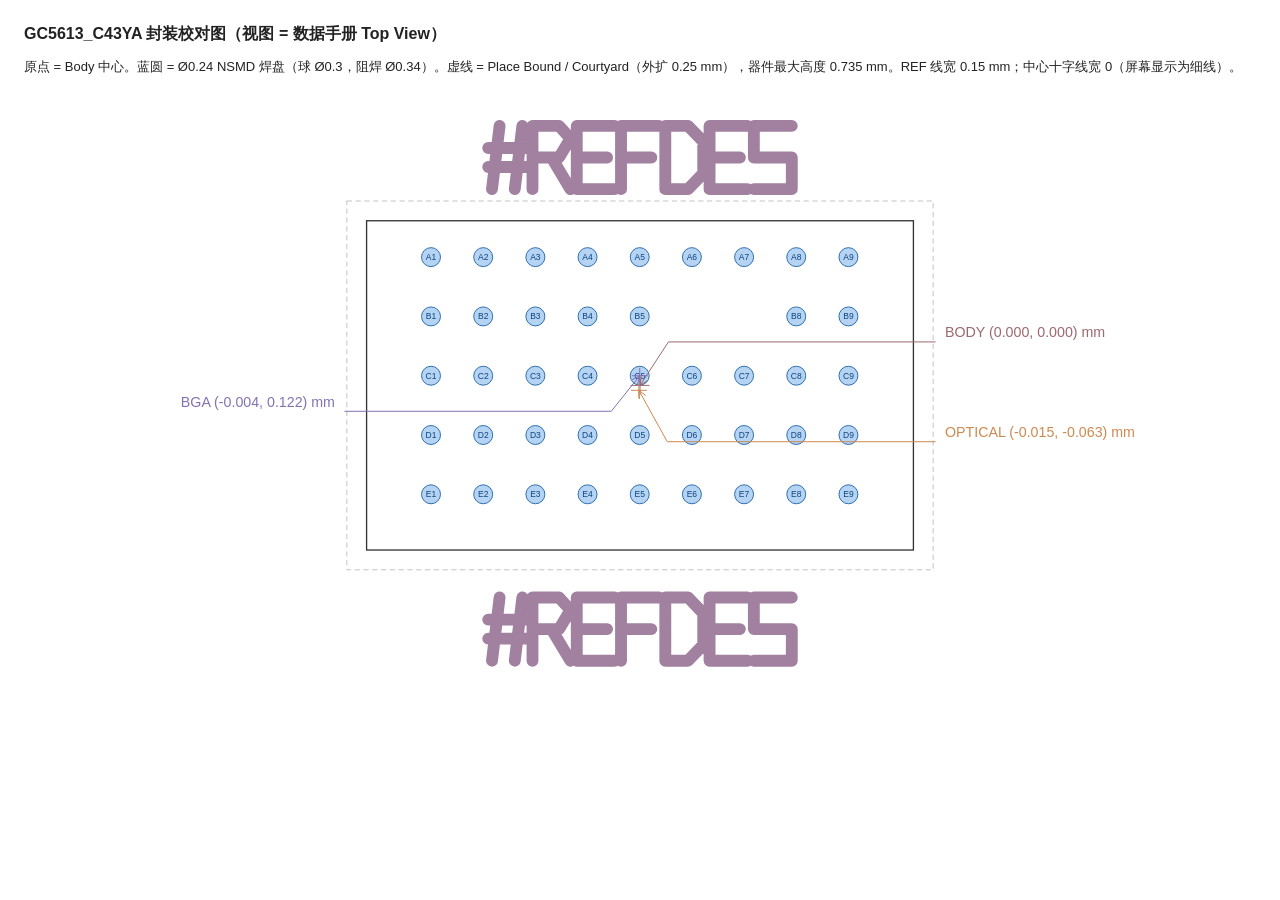
<file: examples/GC5613-C43YA/pcb/GC5613_C43YA_preview.html>
<!DOCTYPE html><html><head><meta charset="utf-8"><title>GC5613_C43YA 校对图</title>
<style>body{font-family:'Segoe UI',sans-serif;margin:24px;color:#222;background:#fff} h2{font-size:16px} p{font-size:13px}</style></head><body>
<h2>GC5613_C43YA 封装校对图（视图 = 数据手册 Top View）</h2>
<p>原点 = Body 中心。蓝圆 = Ø0.24 NSMD 焊盘（球 Ø0.3，阻焊 Ø0.34）。虚线 = Place Bound / Courtyard（外扩 0.25 mm），器件最大高度 0.735 mm。REF 线宽 0.15 mm；中心十字线宽 0（屏幕显示为细线）。</p>
<svg viewBox="-701.265 -337.425 1402.53 704.85" width="100%" xmlns="http://www.w3.org/2000/svg" style="font-family:Segoe UI,sans-serif"><rect x="-701.265" y="-337.425" width="1402.53" height="704.85" fill="#ffffff"/><g><rect x="-311.265" y="-187.425" width="622.53" height="374.85" fill="none" stroke="#333" stroke-width="1.5"/><rect x="-333.765" y="-209.925" width="667.53" height="419.85" fill="none" stroke="#bbb" stroke-dasharray="6 4" stroke-width="1"/><circle cx="-237.915" cy="-146.025" r="10.799999999999999" fill="#B5D4F4" stroke="#185FA5" stroke-width="1"/><text x="-237.915" y="-146.025" font-size="9.72" fill="#0C447C" text-anchor="middle" dominant-baseline="central">A1</text><circle cx="-178.51500000000001" cy="-146.025" r="10.799999999999999" fill="#B5D4F4" stroke="#185FA5" stroke-width="1"/><text x="-178.51500000000001" y="-146.025" font-size="9.72" fill="#0C447C" text-anchor="middle" dominant-baseline="central">A2</text><circle cx="-119.115" cy="-146.025" r="10.799999999999999" fill="#B5D4F4" stroke="#185FA5" stroke-width="1"/><text x="-119.115" y="-146.025" font-size="9.72" fill="#0C447C" text-anchor="middle" dominant-baseline="central">A3</text><circle cx="-59.714999999999996" cy="-146.025" r="10.799999999999999" fill="#B5D4F4" stroke="#185FA5" stroke-width="1"/><text x="-59.714999999999996" y="-146.025" font-size="9.72" fill="#0C447C" text-anchor="middle" dominant-baseline="central">A4</text><circle cx="-0.315" cy="-146.025" r="10.799999999999999" fill="#B5D4F4" stroke="#185FA5" stroke-width="1"/><text x="-0.315" y="-146.025" font-size="9.72" fill="#0C447C" text-anchor="middle" dominant-baseline="central">A5</text><circle cx="59.085" cy="-146.025" r="10.799999999999999" fill="#B5D4F4" stroke="#185FA5" stroke-width="1"/><text x="59.085" y="-146.025" font-size="9.72" fill="#0C447C" text-anchor="middle" dominant-baseline="central">A6</text><circle cx="118.485" cy="-146.025" r="10.799999999999999" fill="#B5D4F4" stroke="#185FA5" stroke-width="1"/><text x="118.485" y="-146.025" font-size="9.72" fill="#0C447C" text-anchor="middle" dominant-baseline="central">A7</text><circle cx="177.885" cy="-146.025" r="10.799999999999999" fill="#B5D4F4" stroke="#185FA5" stroke-width="1"/><text x="177.885" y="-146.025" font-size="9.72" fill="#0C447C" text-anchor="middle" dominant-baseline="central">A8</text><circle cx="237.285" cy="-146.025" r="10.799999999999999" fill="#B5D4F4" stroke="#185FA5" stroke-width="1"/><text x="237.285" y="-146.025" font-size="9.72" fill="#0C447C" text-anchor="middle" dominant-baseline="central">A9</text><circle cx="-237.915" cy="-78.525" r="10.799999999999999" fill="#B5D4F4" stroke="#185FA5" stroke-width="1"/><text x="-237.915" y="-78.525" font-size="9.72" fill="#0C447C" text-anchor="middle" dominant-baseline="central">B1</text><circle cx="-178.51500000000001" cy="-78.525" r="10.799999999999999" fill="#B5D4F4" stroke="#185FA5" stroke-width="1"/><text x="-178.51500000000001" y="-78.525" font-size="9.72" fill="#0C447C" text-anchor="middle" dominant-baseline="central">B2</text><circle cx="-119.115" cy="-78.525" r="10.799999999999999" fill="#B5D4F4" stroke="#185FA5" stroke-width="1"/><text x="-119.115" y="-78.525" font-size="9.72" fill="#0C447C" text-anchor="middle" dominant-baseline="central">B3</text><circle cx="-59.714999999999996" cy="-78.525" r="10.799999999999999" fill="#B5D4F4" stroke="#185FA5" stroke-width="1"/><text x="-59.714999999999996" y="-78.525" font-size="9.72" fill="#0C447C" text-anchor="middle" dominant-baseline="central">B4</text><circle cx="-0.315" cy="-78.525" r="10.799999999999999" fill="#B5D4F4" stroke="#185FA5" stroke-width="1"/><text x="-0.315" y="-78.525" font-size="9.72" fill="#0C447C" text-anchor="middle" dominant-baseline="central">B5</text><circle cx="177.885" cy="-78.525" r="10.799999999999999" fill="#B5D4F4" stroke="#185FA5" stroke-width="1"/><text x="177.885" y="-78.525" font-size="9.72" fill="#0C447C" text-anchor="middle" dominant-baseline="central">B8</text><circle cx="237.285" cy="-78.525" r="10.799999999999999" fill="#B5D4F4" stroke="#185FA5" stroke-width="1"/><text x="237.285" y="-78.525" font-size="9.72" fill="#0C447C" text-anchor="middle" dominant-baseline="central">B9</text><circle cx="-237.915" cy="-11.025" r="10.799999999999999" fill="#B5D4F4" stroke="#185FA5" stroke-width="1"/><text x="-237.915" y="-11.025" font-size="9.72" fill="#0C447C" text-anchor="middle" dominant-baseline="central">C1</text><circle cx="-178.51500000000001" cy="-11.025" r="10.799999999999999" fill="#B5D4F4" stroke="#185FA5" stroke-width="1"/><text x="-178.51500000000001" y="-11.025" font-size="9.72" fill="#0C447C" text-anchor="middle" dominant-baseline="central">C2</text><circle cx="-119.115" cy="-11.025" r="10.799999999999999" fill="#B5D4F4" stroke="#185FA5" stroke-width="1"/><text x="-119.115" y="-11.025" font-size="9.72" fill="#0C447C" text-anchor="middle" dominant-baseline="central">C3</text><circle cx="-59.714999999999996" cy="-11.025" r="10.799999999999999" fill="#B5D4F4" stroke="#185FA5" stroke-width="1"/><text x="-59.714999999999996" y="-11.025" font-size="9.72" fill="#0C447C" text-anchor="middle" dominant-baseline="central">C4</text><circle cx="-0.315" cy="-11.025" r="10.799999999999999" fill="#B5D4F4" stroke="#185FA5" stroke-width="1"/><text x="-0.315" y="-11.025" font-size="9.72" fill="#0C447C" text-anchor="middle" dominant-baseline="central">C5</text><circle cx="59.085" cy="-11.025" r="10.799999999999999" fill="#B5D4F4" stroke="#185FA5" stroke-width="1"/><text x="59.085" y="-11.025" font-size="9.72" fill="#0C447C" text-anchor="middle" dominant-baseline="central">C6</text><circle cx="118.485" cy="-11.025" r="10.799999999999999" fill="#B5D4F4" stroke="#185FA5" stroke-width="1"/><text x="118.485" y="-11.025" font-size="9.72" fill="#0C447C" text-anchor="middle" dominant-baseline="central">C7</text><circle cx="177.885" cy="-11.025" r="10.799999999999999" fill="#B5D4F4" stroke="#185FA5" stroke-width="1"/><text x="177.885" y="-11.025" font-size="9.72" fill="#0C447C" text-anchor="middle" dominant-baseline="central">C8</text><circle cx="237.285" cy="-11.025" r="10.799999999999999" fill="#B5D4F4" stroke="#185FA5" stroke-width="1"/><text x="237.285" y="-11.025" font-size="9.72" fill="#0C447C" text-anchor="middle" dominant-baseline="central">C9</text><circle cx="-237.915" cy="56.474999999999994" r="10.799999999999999" fill="#B5D4F4" stroke="#185FA5" stroke-width="1"/><text x="-237.915" y="56.474999999999994" font-size="9.72" fill="#0C447C" text-anchor="middle" dominant-baseline="central">D1</text><circle cx="-178.51500000000001" cy="56.474999999999994" r="10.799999999999999" fill="#B5D4F4" stroke="#185FA5" stroke-width="1"/><text x="-178.51500000000001" y="56.474999999999994" font-size="9.72" fill="#0C447C" text-anchor="middle" dominant-baseline="central">D2</text><circle cx="-119.115" cy="56.474999999999994" r="10.799999999999999" fill="#B5D4F4" stroke="#185FA5" stroke-width="1"/><text x="-119.115" y="56.474999999999994" font-size="9.72" fill="#0C447C" text-anchor="middle" dominant-baseline="central">D3</text><circle cx="-59.714999999999996" cy="56.474999999999994" r="10.799999999999999" fill="#B5D4F4" stroke="#185FA5" stroke-width="1"/><text x="-59.714999999999996" y="56.474999999999994" font-size="9.72" fill="#0C447C" text-anchor="middle" dominant-baseline="central">D4</text><circle cx="-0.315" cy="56.474999999999994" r="10.799999999999999" fill="#B5D4F4" stroke="#185FA5" stroke-width="1"/><text x="-0.315" y="56.474999999999994" font-size="9.72" fill="#0C447C" text-anchor="middle" dominant-baseline="central">D5</text><circle cx="59.085" cy="56.474999999999994" r="10.799999999999999" fill="#B5D4F4" stroke="#185FA5" stroke-width="1"/><text x="59.085" y="56.474999999999994" font-size="9.72" fill="#0C447C" text-anchor="middle" dominant-baseline="central">D6</text><circle cx="118.485" cy="56.474999999999994" r="10.799999999999999" fill="#B5D4F4" stroke="#185FA5" stroke-width="1"/><text x="118.485" y="56.474999999999994" font-size="9.72" fill="#0C447C" text-anchor="middle" dominant-baseline="central">D7</text><circle cx="177.885" cy="56.474999999999994" r="10.799999999999999" fill="#B5D4F4" stroke="#185FA5" stroke-width="1"/><text x="177.885" y="56.474999999999994" font-size="9.72" fill="#0C447C" text-anchor="middle" dominant-baseline="central">D8</text><circle cx="237.285" cy="56.474999999999994" r="10.799999999999999" fill="#B5D4F4" stroke="#185FA5" stroke-width="1"/><text x="237.285" y="56.474999999999994" font-size="9.72" fill="#0C447C" text-anchor="middle" dominant-baseline="central">D9</text><circle cx="-237.915" cy="123.975" r="10.799999999999999" fill="#B5D4F4" stroke="#185FA5" stroke-width="1"/><text x="-237.915" y="123.975" font-size="9.72" fill="#0C447C" text-anchor="middle" dominant-baseline="central">E1</text><circle cx="-178.51500000000001" cy="123.975" r="10.799999999999999" fill="#B5D4F4" stroke="#185FA5" stroke-width="1"/><text x="-178.51500000000001" y="123.975" font-size="9.72" fill="#0C447C" text-anchor="middle" dominant-baseline="central">E2</text><circle cx="-119.115" cy="123.975" r="10.799999999999999" fill="#B5D4F4" stroke="#185FA5" stroke-width="1"/><text x="-119.115" y="123.975" font-size="9.72" fill="#0C447C" text-anchor="middle" dominant-baseline="central">E3</text><circle cx="-59.714999999999996" cy="123.975" r="10.799999999999999" fill="#B5D4F4" stroke="#185FA5" stroke-width="1"/><text x="-59.714999999999996" y="123.975" font-size="9.72" fill="#0C447C" text-anchor="middle" dominant-baseline="central">E4</text><circle cx="-0.315" cy="123.975" r="10.799999999999999" fill="#B5D4F4" stroke="#185FA5" stroke-width="1"/><text x="-0.315" y="123.975" font-size="9.72" fill="#0C447C" text-anchor="middle" dominant-baseline="central">E5</text><circle cx="59.085" cy="123.975" r="10.799999999999999" fill="#B5D4F4" stroke="#185FA5" stroke-width="1"/><text x="59.085" y="123.975" font-size="9.72" fill="#0C447C" text-anchor="middle" dominant-baseline="central">E6</text><circle cx="118.485" cy="123.975" r="10.799999999999999" fill="#B5D4F4" stroke="#185FA5" stroke-width="1"/><text x="118.485" y="123.975" font-size="9.72" fill="#0C447C" text-anchor="middle" dominant-baseline="central">E7</text><circle cx="177.885" cy="123.975" r="10.799999999999999" fill="#B5D4F4" stroke="#185FA5" stroke-width="1"/><text x="177.885" y="123.975" font-size="9.72" fill="#0C447C" text-anchor="middle" dominant-baseline="central">E8</text><circle cx="237.285" cy="123.975" r="10.799999999999999" fill="#B5D4F4" stroke="#185FA5" stroke-width="1"/><text x="237.285" y="123.975" font-size="9.72" fill="#0C447C" text-anchor="middle" dominant-baseline="central">E9</text></g><line x1="-10.799999999999999" y1="0" x2="10.799999999999999" y2="0" stroke="#9c6870" stroke-width="1" vector-effect="non-scaling-stroke"/><line x1="0" y1="10.799999999999999" x2="0" y2="-10.799999999999999" stroke="#9c6870" stroke-width="1" vector-effect="non-scaling-stroke"/><text x="347.265" y="-54.9" text-anchor="start" font-size="16.2" fill="#9c6870">BODY (0.000, 0.000) mm</text><line x1="0" y1="0" x2="32.4" y2="-49.50000000000001" stroke="#9c6870" stroke-width="1" vector-effect="non-scaling-stroke"/><line x1="32.4" y1="-49.50000000000001" x2="336.46500000000003" y2="-49.50000000000001" stroke="#9c6870" stroke-width="1" vector-effect="non-scaling-stroke"/><line x1="0" y1="0" x2="1.5390000000000001" y2="-9.747" stroke="#9c6870" stroke-width="1" vector-effect="non-scaling-stroke"/><line x1="0" y1="0" x2="8.315999999999999" y2="-5.31" stroke="#9c6870" stroke-width="1" vector-effect="non-scaling-stroke"/><line x1="-9.315000000000001" y1="-11.025" x2="8.685" y2="-11.025" stroke="#8472b1" stroke-width="1" vector-effect="non-scaling-stroke"/><line x1="-0.315" y1="-2.0249999999999995" x2="-0.315" y2="-20.025" stroke="#8472b1" stroke-width="1" vector-effect="non-scaling-stroke"/><text x="-347.265" y="24.075000000000003" text-anchor="end" font-size="16.2" fill="#8472b1">BGA (-0.004, 0.122) mm</text><line x1="-0.315" y1="-11.025" x2="-32.714999999999996" y2="29.475" stroke="#8472b1" stroke-width="1" vector-effect="non-scaling-stroke"/><line x1="-32.714999999999996" y1="29.475" x2="-336.46500000000003" y2="29.475" stroke="#8472b1" stroke-width="1" vector-effect="non-scaling-stroke"/><line x1="-0.315" y1="-11.025" x2="-2.7720000000000002" y2="-1.4669999999999999" stroke="#8472b1" stroke-width="1" vector-effect="non-scaling-stroke"/><line x1="-0.315" y1="-11.025" x2="-9.099" y2="-6.5249999999999995" stroke="#8472b1" stroke-width="1" vector-effect="non-scaling-stroke"/><line x1="-10.32165" y1="5.6268" x2="7.67835" y2="5.6268" stroke="#ce8950" stroke-width="1" vector-effect="non-scaling-stroke"/><line x1="-1.32165" y1="14.6268" x2="-1.32165" y2="-3.3731999999999998" stroke="#ce8950" stroke-width="1" vector-effect="non-scaling-stroke"/><text x="347.265" y="58.724999999999994" text-anchor="start" font-size="16.2" fill="#ce8950">OPTICAL (-0.015, -0.063) mm</text><line x1="-1.323" y1="5.625" x2="31.076999999999998" y2="64.125" stroke="#ce8950" stroke-width="1" vector-effect="non-scaling-stroke"/><line x1="31.076999999999998" y1="64.125" x2="336.46500000000003" y2="64.125" stroke="#ce8950" stroke-width="1" vector-effect="non-scaling-stroke"/><line x1="-1.323" y1="5.625" x2="6.579" y2="11.538" stroke="#ce8950" stroke-width="1" vector-effect="non-scaling-stroke"/><line x1="-1.323" y1="5.625" x2="-0.504" y2="15.462000000000002" stroke="#ce8950" stroke-width="1" vector-effect="non-scaling-stroke"/><path transform="translate(0 -259.425) scale(90)" d="M-1.7760,-0.4000 L-1.8720,0.4000 M-1.4880,-0.4000 L-1.5840,0.4000 M-1.9200,-0.1200 L-1.4400,-0.1200 M-1.9200,0.1200 L-1.4400,0.1200 M-1.3600,0.4000 L-1.3600,-0.4000 L-1.0240,-0.4000 L-0.8800,-0.2400 L-1.0240,0.0000 L-1.3600,0.0000 M-1.1200,0.0000 L-0.8800,0.4000 M-0.3200,-0.4000 L-0.8000,-0.4000 L-0.8000,0.4000 L-0.3200,0.4000 M-0.8000,0.0000 L-0.4160,0.0000 M-0.2400,0.4000 L-0.2400,-0.4000 L0.2400,-0.4000 M-0.2400,0.0000 L0.1440,0.0000 M0.3200,0.4000 L0.3200,-0.4000 L0.6080,-0.4000 L0.8000,-0.2000 L0.8000,0.2000 L0.6080,0.4000 L0.3200,0.4000 M1.3600,-0.4000 L0.8800,-0.4000 L0.8800,0.4000 L1.3600,0.4000 M0.8800,0.0000 L1.2640,0.0000 M1.9200,-0.4000 L1.4400,-0.4000 L1.4400,0.0000 L1.9200,0.0000 L1.9200,0.4000 L1.4400,0.4000" fill="none" stroke="#a180a0" stroke-width=".15" stroke-linecap="round" stroke-linejoin="round"/><path transform="translate(0 277.425) scale(90)" d="M-1.7760,-0.4000 L-1.8720,0.4000 M-1.4880,-0.4000 L-1.5840,0.4000 M-1.9200,-0.1200 L-1.4400,-0.1200 M-1.9200,0.1200 L-1.4400,0.1200 M-1.3600,0.4000 L-1.3600,-0.4000 L-1.0240,-0.4000 L-0.8800,-0.2400 L-1.0240,0.0000 L-1.3600,0.0000 M-1.1200,0.0000 L-0.8800,0.4000 M-0.3200,-0.4000 L-0.8000,-0.4000 L-0.8000,0.4000 L-0.3200,0.4000 M-0.8000,0.0000 L-0.4160,0.0000 M-0.2400,0.4000 L-0.2400,-0.4000 L0.2400,-0.4000 M-0.2400,0.0000 L0.1440,0.0000 M0.3200,0.4000 L0.3200,-0.4000 L0.6080,-0.4000 L0.8000,-0.2000 L0.8000,0.2000 L0.6080,0.4000 L0.3200,0.4000 M1.3600,-0.4000 L0.8800,-0.4000 L0.8800,0.4000 L1.3600,0.4000 M0.8800,0.0000 L1.2640,0.0000 M1.9200,-0.4000 L1.4400,-0.4000 L1.4400,0.0000 L1.9200,0.0000 L1.9200,0.4000 L1.4400,0.4000" fill="none" stroke="#a180a0" stroke-width=".15" stroke-linecap="round" stroke-linejoin="round"/></svg>
</body></html>
</file>
